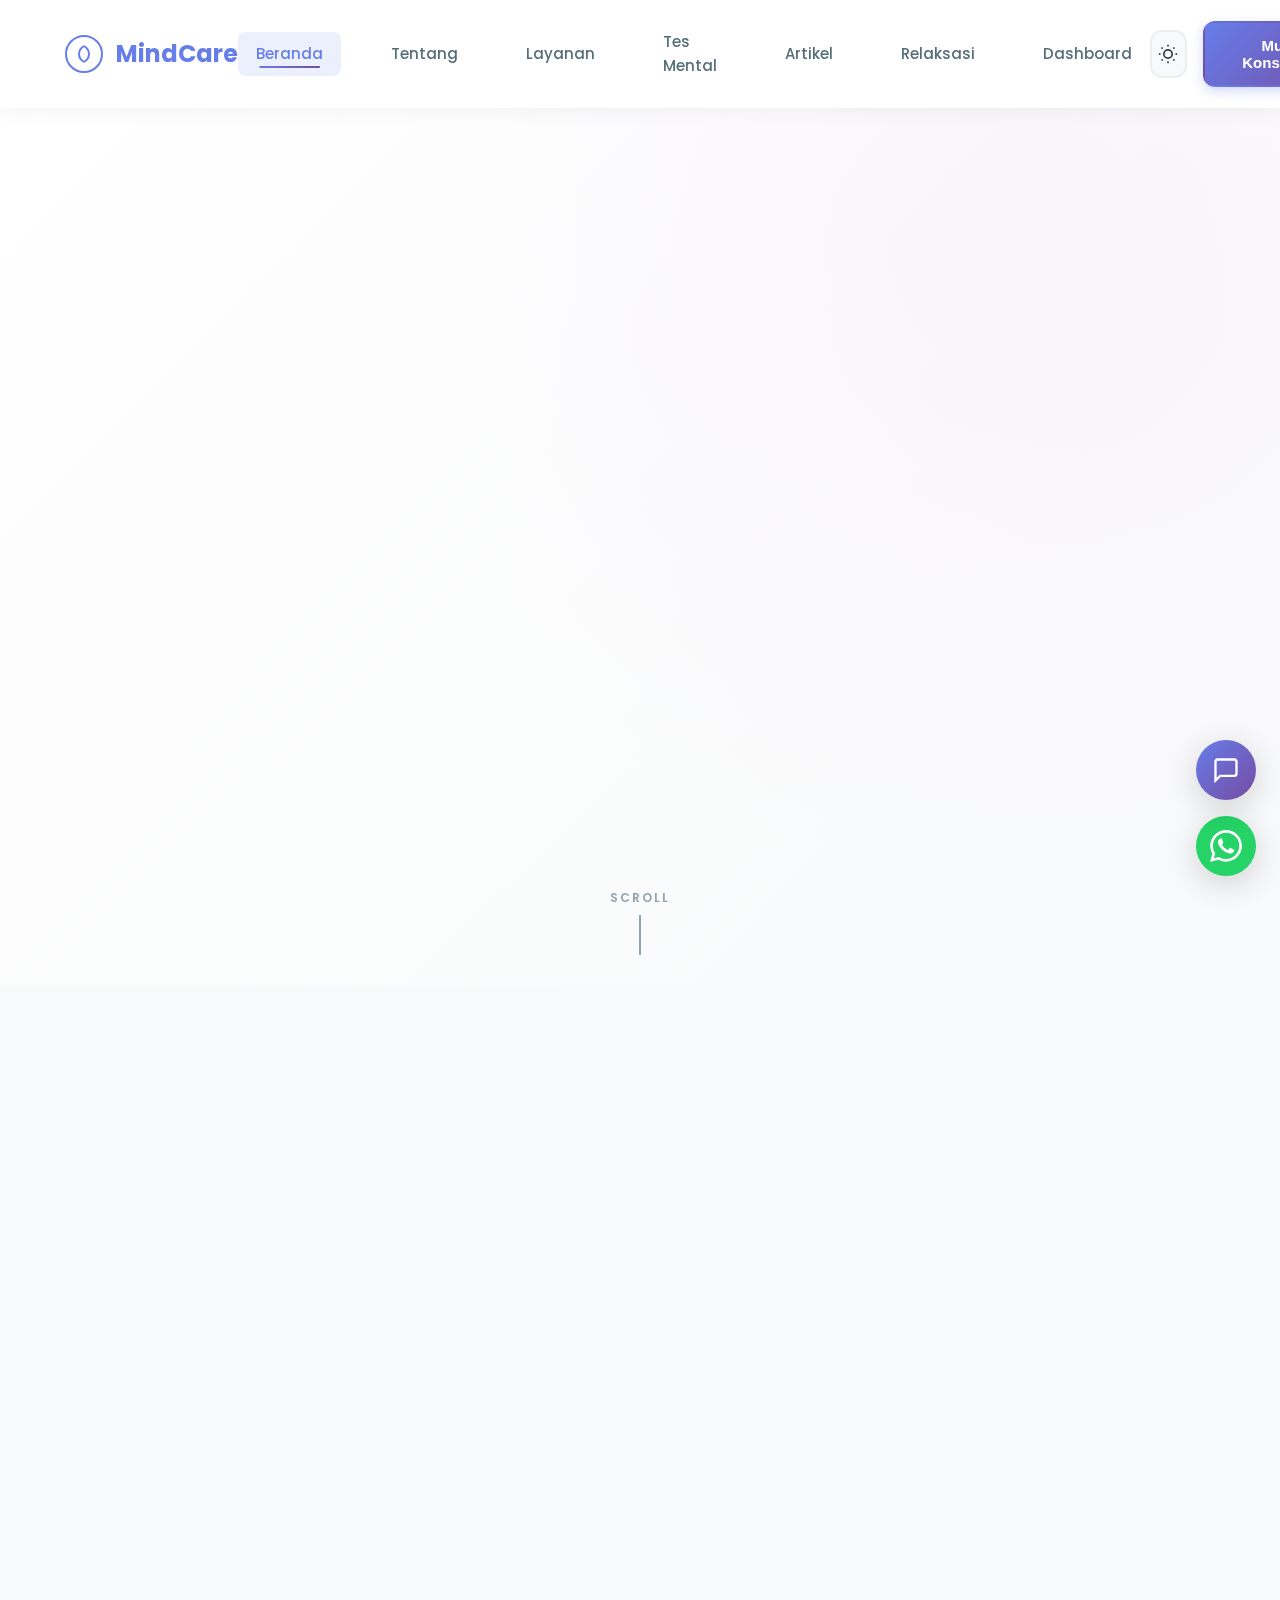
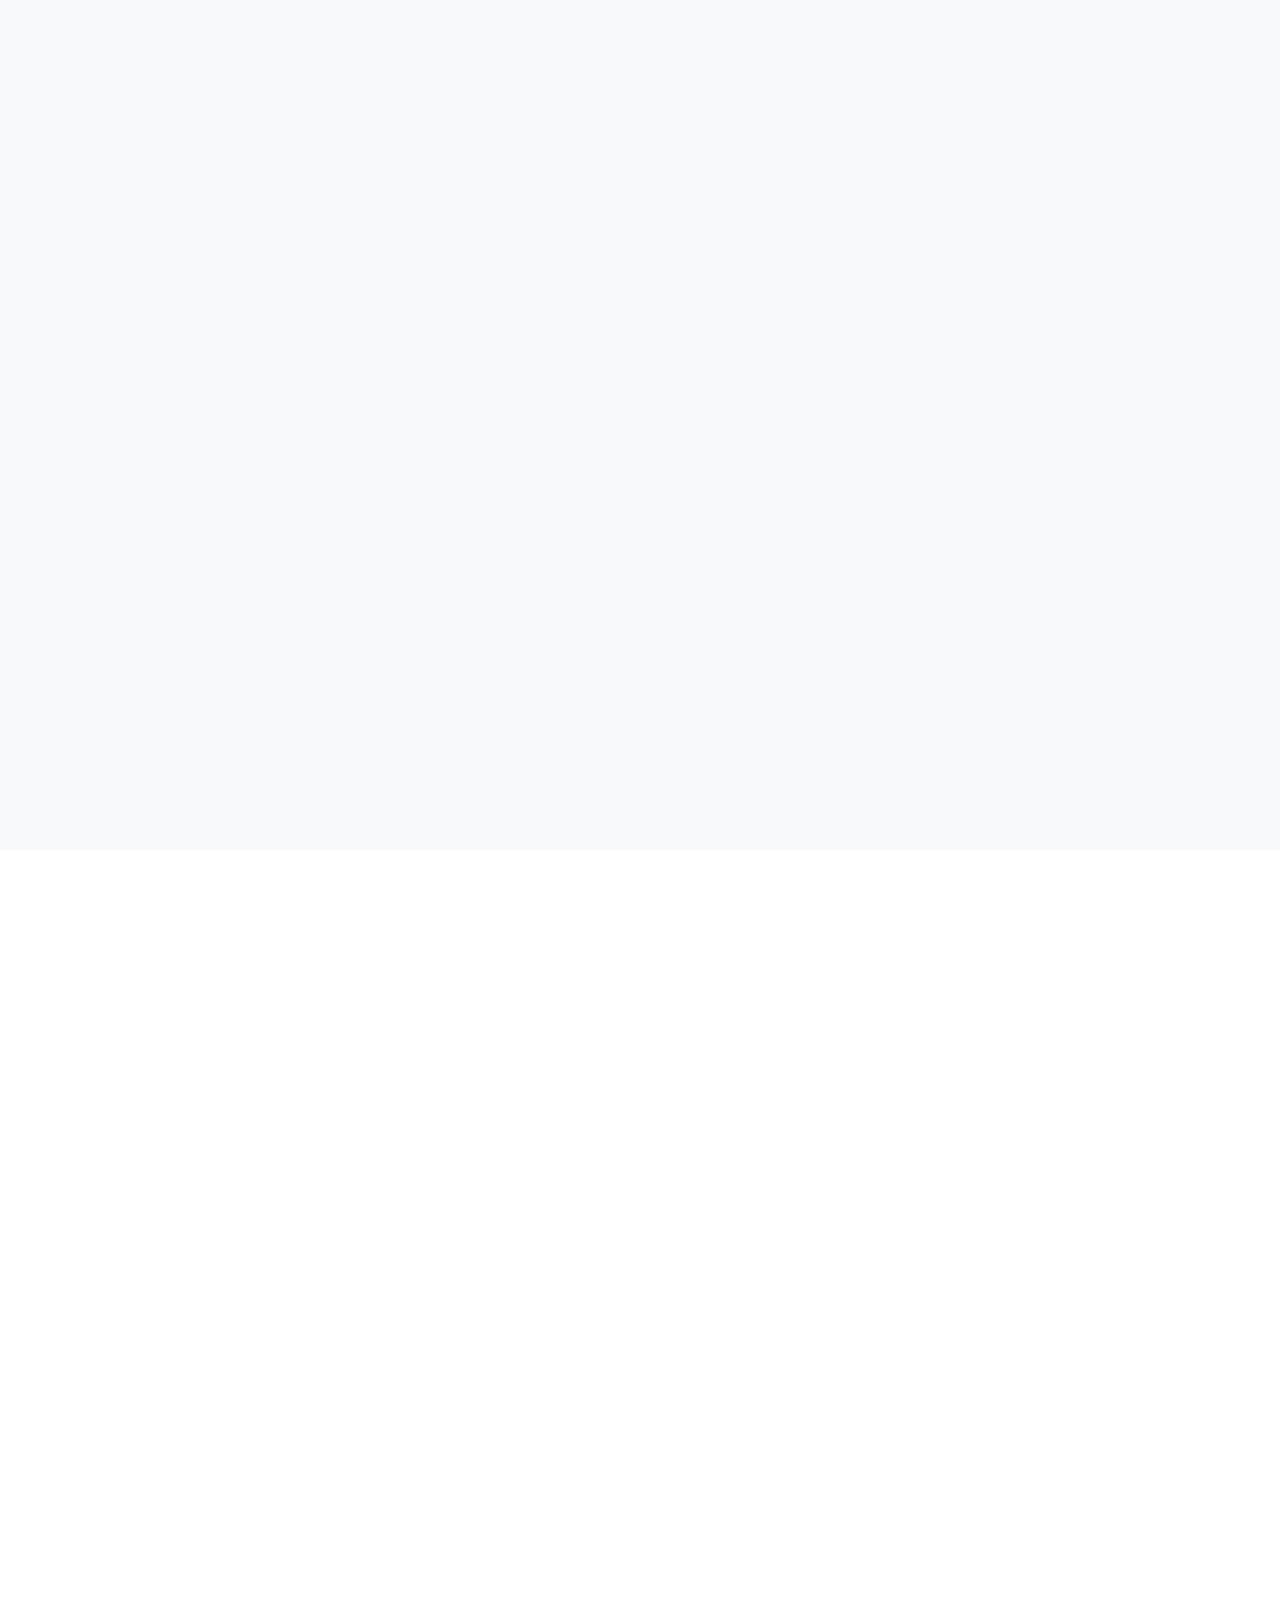
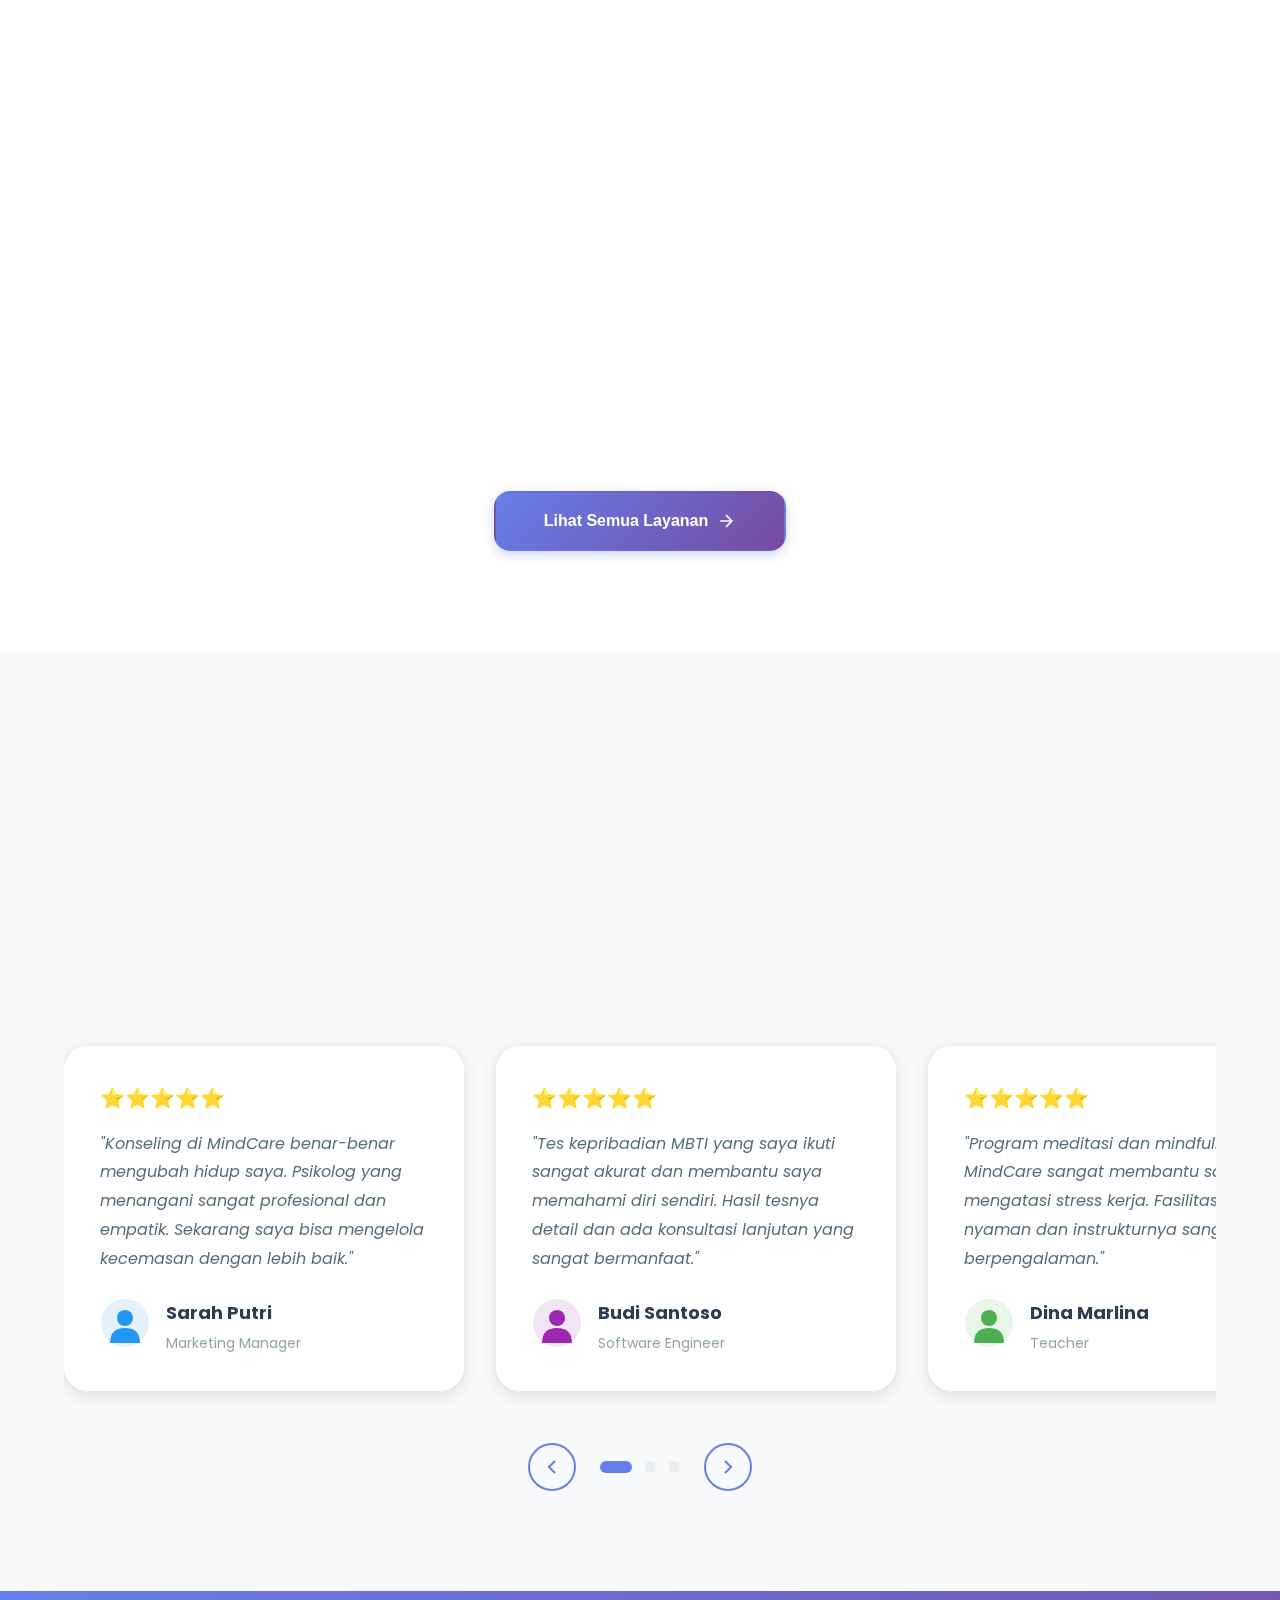
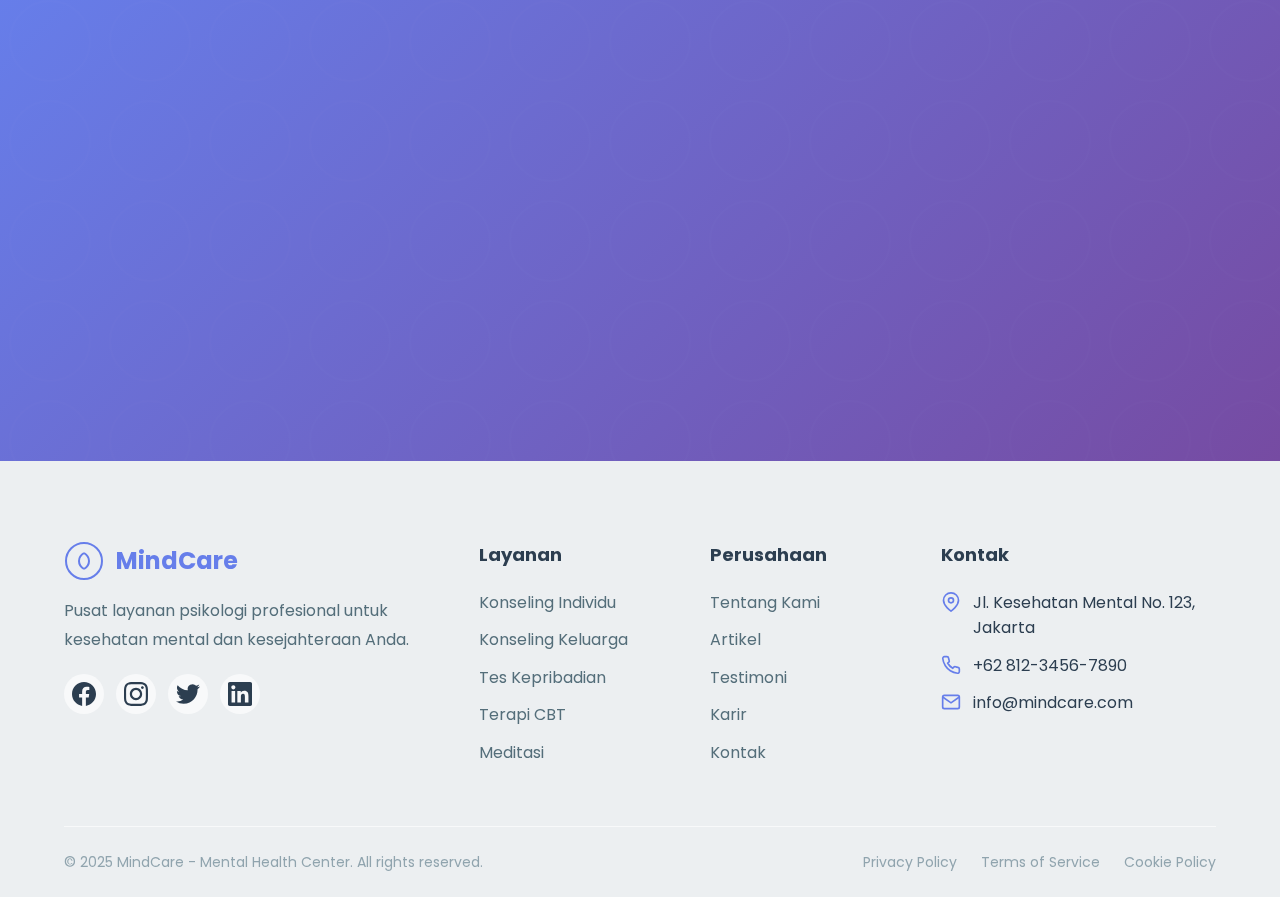
<file: index.html>
<!DOCTYPE html>
<html lang="id">
<head>
    <meta charset="UTF-8">
    <meta name="viewport" content="width=device-width, initial-scale=1.0">
    <title>MindCare - Layanan Psikologi Profesional & Mental Health Center</title>
    <meta name="description" content="Layanan konseling psikologi profesional, tes mental health, dan terapi untuk kesehatan mental Anda bersama psikolog berpengalaman.">
    <link rel="stylesheet" href="style.css">
    <link rel="stylesheet" href="ui-improvements.css">
    <link href="https://fonts.googleapis.com/css2?family=Poppins:wght@300;400;500;600;700&display=swap" rel="stylesheet">
</head>
<body>
    <!-- Page Transition Overlay -->
    <div class="page-transition" id="pageTransition"></div>
    
    <!-- Navigation -->
    <nav class="navbar" id="navbar">
        <div class="container nav-container">
            <div class="logo">
                <svg width="40" height="40" viewBox="0 0 40 40">
                    <circle cx="20" cy="20" r="18" fill="none" stroke="currentColor" stroke-width="2"/>
                    <path d="M20 12 C20 12, 15 15, 15 20 C15 25, 20 28, 20 28" fill="none" stroke="currentColor" stroke-width="2"/>
                    <path d="M20 12 C20 12, 25 15, 25 20 C25 25, 20 28, 20 28" fill="none" stroke="currentColor" stroke-width="2"/>
                </svg>
                <span>MindCare</span>
            </div>
            <ul class="nav-menu" id="navMenu">
                <li><a href="index.html" class="nav-link active">Beranda</a></li>
                <li><a href="#about" class="nav-link">Tentang</a></li>
                <li><a href="layanan.html" class="nav-link">Layanan</a></li>
                <li><a href="tes-mental.html" class="nav-link">Tes Mental</a></li>
                <li><a href="artikel.html" class="nav-link">Artikel</a></li>
                <li><a href="relaksasi.html" class="nav-link">Relaksasi</a></li>
                <li><a href="dashboard.html" class="nav-link">Dashboard</a></li>
            </ul>
            <div class="nav-actions">
                <button class="theme-toggle" id="themeToggle" aria-label="Toggle Dark Mode">
                    <svg class="sun-icon" width="20" height="20" viewBox="0 0 24 24" fill="none" stroke="currentColor" stroke-width="2">
                        <circle cx="12" cy="12" r="5"/>
                        <line x1="12" y1="1" x2="12" y2="3"/>
                        <line x1="12" y1="21" x2="12" y2="23"/>
                        <line x1="4.22" y1="4.22" x2="5.64" y2="5.64"/>
                        <line x1="18.36" y1="18.36" x2="19.78" y2="19.78"/>
                        <line x1="1" y1="12" x2="3" y2="12"/>
                        <line x1="21" y1="12" x2="23" y2="12"/>
                        <line x1="4.22" y1="19.78" x2="5.64" y2="18.36"/>
                        <line x1="18.36" y1="5.64" x2="19.78" y2="4.22"/>
                    </svg>
                    <svg class="moon-icon" width="20" height="20" viewBox="0 0 24 24" fill="none" stroke="currentColor" stroke-width="2">
                        <path d="M21 12.79A9 9 0 1 1 11.21 3 7 7 0 0 0 21 12.79z"/>
                    </svg>
                </button>
                <button class="btn-primary" onclick="window.location.href='#konsultasi'">Mulai Konsultasi</button>
                <div class="hamburger" id="hamburger">
                    <span></span>
                    <span></span>
                    <span></span>
                </div>
            </div>
        </div>
    </nav>

    <!-- Hero Section -->
    <section class="hero" id="home">
        <div class="container hero-container">
            <div class="hero-content fade-in">
                <span class="hero-badge">🧠 Mental Health & Wellness</span>
                <h1 class="hero-title">Layanan Psikologi & <span class="gradient-text">Mental Health Center</span></h1>
                <p class="hero-description">Konseling profesional untuk kesehatan mental Anda. Bersama psikolog berpengalaman dan tersertifikasi, temukan ketenangan dan solusi untuk setiap masalah Anda.</p>
                <div class="hero-buttons">
                    <button class="btn-primary btn-large" onclick="window.location.href='tes-mental.html'">
                        <svg width="20" height="20" viewBox="0 0 24 24" fill="none" stroke="currentColor" stroke-width="2">
                            <path d="M22 11.08V12a10 10 0 1 1-5.93-9.14"/>
                            <polyline points="22 4 12 14.01 9 11.01"/>
                        </svg>
                        Mulai Tes Mental Health
                    </button>
                    <button class="btn-secondary btn-large" onclick="window.location.href='#about'">
                        <svg width="20" height="20" viewBox="0 0 24 24" fill="none" stroke="currentColor" stroke-width="2">
                            <circle cx="12" cy="12" r="10"/>
                            <line x1="12" y1="16" x2="12" y2="12"/>
                            <line x1="12" y1="8" x2="12.01" y2="8"/>
                        </svg>
                        Pelajari Lebih Lanjut
                    </button>
                </div>
                <div class="hero-stats">
                    <div class="stat-item">
                        <h3>5000+</h3>
                        <p>Klien Terlayani</p>
                    </div>
                    <div class="stat-item">
                        <h3>98%</h3>
                        <p>Tingkat Kepuasan</p>
                    </div>
                    <div class="stat-item">
                        <h3>24/7</h3>
                        <p>Dukungan Tersedia</p>
                    </div>
                </div>
            </div>
            <div class="hero-image fade-in">
                <div class="floating-card card-1">
                    <svg width="60" height="60" viewBox="0 0 60 60">
                        <circle cx="30" cy="30" r="25" fill="#E3F2FD"/>
                        <path d="M30 20 L35 30 L30 35 L25 30 Z" fill="#2196F3"/>
                    </svg>
                    <span>Tes Mental</span>
                </div>
                <div class="floating-card card-2">
                    <svg width="60" height="60" viewBox="0 0 60 60">
                        <circle cx="30" cy="30" r="25" fill="#F3E5F5"/>
                        <path d="M30 15 C30 15, 20 25, 20 35 C20 40, 25 45, 30 45 C35 45, 40 40, 40 35 C40 25, 30 15, 30 15" fill="#9C27B0"/>
                    </svg>
                    <span>Konseling</span>
                </div>
                <div class="floating-card card-3">
                    <svg width="60" height="60" viewBox="0 0 60 60">
                        <circle cx="30" cy="30" r="25" fill="#E8F5E9"/>
                        <circle cx="30" cy="30" r="15" fill="#4CAF50"/>
                        <circle cx="30" cy="30" r="8" fill="#E8F5E9"/>
                    </svg>
                    <span>Meditasi</span>
                </div>
                <div class="hero-illustration">
                    <svg width="500" height="500" viewBox="0 0 500 500">
                        <defs>
                            <linearGradient id="grad1" x1="0%" y1="0%" x2="100%" y2="100%">
                                <stop offset="0%" style="stop-color:#667eea;stop-opacity:1" />
                                <stop offset="100%" style="stop-color:#764ba2;stop-opacity:1" />
                            </linearGradient>
                        </defs>
                        <circle cx="250" cy="250" r="200" fill="url(#grad1)" opacity="0.1"/>
                        <circle cx="250" cy="200" r="80" fill="#667eea" opacity="0.3"/>
                        <ellipse cx="230" cy="190" rx="15" ry="20" fill="#FFF"/>
                        <ellipse cx="270" cy="190" rx="15" ry="20" fill="#FFF"/>
                        <circle cx="230" cy="195" r="8" fill="#333"/>
                        <circle cx="270" cy="195" r="8" fill="#333"/>
                        <path d="M220 230 Q250 250 280 230" stroke="#333" stroke-width="3" fill="none"/>
                        <path d="M150 280 Q250 200 350 280" stroke="#764ba2" stroke-width="4" fill="none" opacity="0.5"/>
                    </svg>
                </div>
            </div>
        </div>
        <div class="scroll-indicator">
            <span>Scroll</span>
            <div class="scroll-line"></div>
        </div>
    </section>

    <!-- About Section -->
    <section class="about" id="about">
        <div class="container">
            <div class="section-header slide-up">
                <span class="section-badge">Tentang Kami</span>
                <h2 class="section-title">Pusat Kesehatan Mental <span class="gradient-text">Terpercaya</span></h2>
                <p class="section-description">Kami adalah klinik psikologi profesional dengan tim psikolog bersertifikat dan berpengalaman lebih dari 10 tahun dalam menangani berbagai masalah kesehatan mental.</p>
            </div>
            <div class="about-content">
                <div class="about-image slide-up">
                    <div class="image-wrapper">
                        <svg width="400" height="400" viewBox="0 0 400 400">
                            <rect x="50" y="50" width="300" height="300" rx="20" fill="#E3F2FD"/>
                            <circle cx="200" cy="150" r="50" fill="#2196F3"/>
                            <rect x="120" y="220" width="160" height="20" rx="10" fill="#64B5F6"/>
                            <rect x="100" y="260" width="200" height="15" rx="7" fill="#90CAF9"/>
                            <rect x="130" y="295" width="140" height="15" rx="7" fill="#BBDEFB"/>
                        </svg>
                    </div>
                    <div class="about-badge">
                        <svg width="80" height="80" viewBox="0 0 80 80">
                            <circle cx="40" cy="40" r="35" fill="#4CAF50"/>
                            <path d="M25 40 L35 50 L55 30" stroke="white" stroke-width="4" fill="none"/>
                        </svg>
                        <span>Tersertifikasi</span>
                    </div>
                </div>
                <div class="about-details slide-up">
                    <div class="about-grid">
                        <div class="about-card">
                            <div class="card-icon">
                                <svg width="40" height="40" viewBox="0 0 40 40">
                                    <path d="M20 5 L25 15 L35 15 L27 22 L30 32 L20 25 L10 32 L13 22 L5 15 L15 15 Z" fill="currentColor"/>
                                </svg>
                            </div>
                            <h3>Visi Kami</h3>
                            <p>Menjadi pusat layanan kesehatan mental terdepan yang memberikan solusi holistik dan profesional untuk meningkatkan kualitas hidup masyarakat.</p>
                        </div>
                        <div class="about-card">
                            <div class="card-icon">
                                <svg width="40" height="40" viewBox="0 0 40 40">
                                    <circle cx="20" cy="20" r="15" fill="none" stroke="currentColor" stroke-width="2"/>
                                    <path d="M20 10 L20 20 L28 20" stroke="currentColor" stroke-width="2"/>
                                </svg>
                            </div>
                            <h3>Misi Kami</h3>
                            <p>Memberikan layanan psikologi berkualitas tinggi dengan pendekatan yang humanis, berbasis bukti ilmiah, dan dapat diakses oleh semua kalangan.</p>
                        </div>
                        <div class="about-card">
                            <div class="card-icon">
                                <svg width="40" height="40" viewBox="0 0 40 40">
                                    <rect x="8" y="12" width="24" height="20" rx="2" fill="none" stroke="currentColor" stroke-width="2"/>
                                    <path d="M8 18 L32 18" stroke="currentColor" stroke-width="2"/>
                                    <circle cx="20" cy="10" r="4" fill="currentColor"/>
                                </svg>
                            </div>
                            <h3>Sertifikasi</h3>
                            <p>Semua psikolog kami tersertifikasi HIMPSI (Himpunan Psikologi Indonesia) dan memiliki lisensi praktik resmi dari pemerintah.</p>
                        </div>
                        <div class="about-card">
                            <div class="card-icon">
                                <svg width="40" height="40" viewBox="0 0 40 40">
                                    <path d="M20 8 C20 8, 10 12, 10 20 C10 28, 20 35, 20 35 C20 35, 30 28, 30 20 C30 12, 20 8, 20 8" fill="currentColor"/>
                                </svg>
                            </div>
                            <h3>Komitmen</h3>
                            <p>Menjaga kerahasiaan klien, memberikan pelayanan terbaik, dan terus berinovasi dalam metode terapi untuk hasil optimal.</p>
                        </div>
                    </div>
                </div>
            </div>
        </div>
    </section>

    <!-- Services Preview -->
    <section class="services-preview" id="services">
        <div class="container">
            <div class="section-header slide-up">
                <span class="section-badge">Layanan Kami</span>
                <h2 class="section-title">Layanan Psikologi <span class="gradient-text">Profesional</span></h2>
                <p class="section-description">Berbagai layanan kesehatan mental yang dirancang untuk membantu Anda mencapai kesejahteraan psikologis.</p>
            </div>
            <div class="services-grid">
                <div class="service-card slide-up">
                    <div class="service-icon">
                        <svg width="50" height="50" viewBox="0 0 50 50">
                            <circle cx="25" cy="25" r="20" fill="#E3F2FD"/>
                            <path d="M25 15 C25 15, 18 20, 18 28 C18 33, 22 37, 25 37 C28 37, 32 33, 32 28 C32 20, 25 15, 25 15" fill="#2196F3"/>
                        </svg>
                    </div>
                    <h3>Konseling Individu</h3>
                    <p>Sesi pribadi dengan psikolog profesional untuk membahas masalah personal Anda.</p>
                    <div class="service-rating">
                        ⭐⭐⭐⭐⭐ <span>(4.9/5)</span>
                    </div>
                    <button class="btn-outline" onclick="window.location.href='layanan.html'">Detail Layanan</button>
                </div>
                <div class="service-card slide-up">
                    <div class="service-icon">
                        <svg width="50" height="50" viewBox="0 0 50 50">
                            <circle cx="25" cy="25" r="20" fill="#F3E5F5"/>
                            <circle cx="20" cy="22" r="6" fill="#9C27B0"/>
                            <circle cx="30" cy="22" r="6" fill="#9C27B0"/>
                            <path d="M15 32 Q25 38 35 32" stroke="#9C27B0" stroke-width="2" fill="none"/>
                        </svg>
                    </div>
                    <h3>Tes Kepribadian</h3>
                    <p>MBTI, Big Five, DISC, dan berbagai tes psikologi untuk mengenal diri lebih dalam.</p>
                    <div class="service-rating">
                        ⭐⭐⭐⭐⭐ <span>(4.8/5)</span>
                    </div>
                    <button class="btn-outline" onclick="window.location.href='layanan.html'">Detail Layanan</button>
                </div>
                <div class="service-card slide-up">
                    <div class="service-icon">
                        <svg width="50" height="50" viewBox="0 0 50 50">
                            <circle cx="25" cy="25" r="20" fill="#E8F5E9"/>
                            <path d="M18 28 C18 28, 22 25, 25 25 C28 25, 32 28, 32 28" stroke="#4CAF50" stroke-width="2" fill="none"/>
                            <circle cx="20" cy="20" r="2" fill="#4CAF50"/>
                            <circle cx="30" cy="20" r="2" fill="#4CAF50"/>
                        </svg>
                    </div>
                    <h3>Terapi CBT</h3>
                    <p>Cognitive Behavioral Therapy untuk mengatasi kecemasan, depresi, dan trauma.</p>
                    <div class="service-rating">
                        ⭐⭐⭐⭐⭐ <span>(4.9/5)</span>
                    </div>
                    <button class="btn-outline" onclick="window.location.href='layanan.html'">Detail Layanan</button>
                </div>
                <div class="service-card slide-up">
                    <div class="service-icon">
                        <svg width="50" height="50" viewBox="0 0 50 50">
                            <circle cx="25" cy="25" r="20" fill="#FFF3E0"/>
                            <circle cx="25" cy="25" r="12" fill="#FF9800"/>
                            <circle cx="25" cy="25" r="6" fill="#FFF3E0"/>
                        </svg>
                    </div>
                    <h3>Meditasi & Mindfulness</h3>
                    <p>Program meditasi terpandu untuk ketenangan pikiran dan kesehatan mental.</p>
                    <div class="service-rating">
                        ⭐⭐⭐⭐⭐ <span>(4.7/5)</span>
                    </div>
                    <button class="btn-outline" onclick="window.location.href='relaksasi.html'">Detail Layanan</button>
                </div>
                <div class="service-card slide-up">
                    <div class="service-icon">
                        <svg width="50" height="50" viewBox="0 0 50 50">
                            <circle cx="25" cy="25" r="20" fill="#FCE4EC"/>
                            <path d="M18 25 C18 25, 20 20, 25 20 C30 20, 32 25, 32 25 C32 30, 28 33, 25 33 C22 33, 18 30, 18 25" fill="#E91E63"/>
                        </svg>
                    </div>
                    <h3>Konseling Keluarga</h3>
                    <p>Membangun hubungan keluarga yang harmonis dan komunikasi yang sehat.</p>
                    <div class="service-rating">
                        ⭐⭐⭐⭐⭐ <span>(4.8/5)</span>
                    </div>
                    <button class="btn-outline" onclick="window.location.href='layanan.html'">Detail Layanan</button>
                </div>
                <div class="service-card slide-up">
                    <div class="service-icon">
                        <svg width="50" height="50" viewBox="0 0 50 50">
                            <circle cx="25" cy="25" r="20" fill="#E1F5FE"/>
                            <rect x="18" y="20" width="14" height="15" rx="2" fill="#03A9F4"/>
                            <circle cx="25" cy="18" r="3" fill="#03A9F4"/>
                        </svg>
                    </div>
                    <h3>Konseling Remaja</h3>
                    <p>Pendampingan psikologi untuk remaja dalam menghadapi tantangan masa pertumbuhan.</p>
                    <div class="service-rating">
                        ⭐⭐⭐⭐⭐ <span>(4.9/5)</span>
                    </div>
                    <button class="btn-outline" onclick="window.location.href='layanan.html'">Detail Layanan</button>
                </div>
            </div>
            <div class="section-footer">
                <button class="btn-primary btn-large" onclick="window.location.href='layanan.html'">
                    Lihat Semua Layanan
                    <svg width="20" height="20" viewBox="0 0 24 24" fill="none" stroke="currentColor" stroke-width="2">
                        <line x1="5" y1="12" x2="19" y2="12"/>
                        <polyline points="12 5 19 12 12 19"/>
                    </svg>
                </button>
            </div>
        </div>
    </section>

    <!-- Testimonials -->
    <section class="testimonials" id="testimonials">
        <div class="container">
            <div class="section-header slide-up">
                <span class="section-badge">Testimoni</span>
                <h2 class="section-title">Apa Kata <span class="gradient-text">Klien Kami</span></h2>
                <p class="section-description">Pengalaman nyata dari ribuan klien yang telah merasakan manfaat layanan kami.</p>
            </div>
            <div class="testimonial-slider" id="testimonialSlider">
                <div class="testimonial-track">
                    <div class="testimonial-card">
                        <div class="testimonial-rating">⭐⭐⭐⭐⭐</div>
                        <p class="testimonial-text">"Konseling di MindCare benar-benar mengubah hidup saya. Psikolog yang menangani sangat profesional dan empatik. Sekarang saya bisa mengelola kecemasan dengan lebih baik."</p>
                        <div class="testimonial-author">
                            <div class="author-avatar">
                                <svg width="50" height="50" viewBox="0 0 50 50">
                                    <circle cx="25" cy="25" r="24" fill="#E3F2FD"/>
                                    <circle cx="25" cy="20" r="8" fill="#2196F3"/>
                                    <path d="M10 45 Q10 30 25 30 Q40 30 40 45" fill="#2196F3"/>
                                </svg>
                            </div>
                            <div class="author-info">
                                <h4>Sarah Putri</h4>
                                <p>Marketing Manager</p>
                            </div>
                        </div>
                    </div>
                    <div class="testimonial-card">
                        <div class="testimonial-rating">⭐⭐⭐⭐⭐</div>
                        <p class="testimonial-text">"Tes kepribadian MBTI yang saya ikuti sangat akurat dan membantu saya memahami diri sendiri. Hasil tesnya detail dan ada konsultasi lanjutan yang sangat bermanfaat."</p>
                        <div class="testimonial-author">
                            <div class="author-avatar">
                                <svg width="50" height="50" viewBox="0 0 50 50">
                                    <circle cx="25" cy="25" r="24" fill="#F3E5F5"/>
                                    <circle cx="25" cy="20" r="8" fill="#9C27B0"/>
                                    <path d="M10 45 Q10 30 25 30 Q40 30 40 45" fill="#9C27B0"/>
                                </svg>
                            </div>
                            <div class="author-info">
                                <h4>Budi Santoso</h4>
                                <p>Software Engineer</p>
                            </div>
                        </div>
                    </div>
                    <div class="testimonial-card">
                        <div class="testimonial-rating">⭐⭐⭐⭐⭐</div>
                        <p class="testimonial-text">"Program meditasi dan mindfulness di MindCare sangat membantu saya mengatasi stress kerja. Fasilitasnya nyaman dan instrukturnya sangat berpengalaman."</p>
                        <div class="testimonial-author">
                            <div class="author-avatar">
                                <svg width="50" height="50" viewBox="0 0 50 50">
                                    <circle cx="25" cy="25" r="24" fill="#E8F5E9"/>
                                    <circle cx="25" cy="20" r="8" fill="#4CAF50"/>
                                    <path d="M10 45 Q10 30 25 30 Q40 30 40 45" fill="#4CAF50"/>
                                </svg>
                            </div>
                            <div class="author-info">
                                <h4>Dina Marlina</h4>
                                <p>Teacher</p>
                            </div>
                        </div>
                    </div>
                </div>
                <div class="slider-controls">
                    <button class="slider-btn prev-btn" id="prevBtn">
                        <svg width="24" height="24" viewBox="0 0 24 24" fill="none" stroke="currentColor" stroke-width="2">
                            <polyline points="15 18 9 12 15 6"/>
                        </svg>
                    </button>
                    <div class="slider-dots" id="sliderDots"></div>
                    <button class="slider-btn next-btn" id="nextBtn">
                        <svg width="24" height="24" viewBox="0 0 24 24" fill="none" stroke="currentColor" stroke-width="2">
                            <polyline points="9 18 15 12 9 6"/>
                        </svg>
                    </button>
                </div>
            </div>
        </div>
    </section>

    <!-- CTA Section -->
    <section class="cta-section" id="konsultasi">
        <div class="container">
            <div class="cta-content slide-up">
                <h2>Siap Memulai Perjalanan <span class="gradient-text">Kesehatan Mental</span> Anda?</h2>
                <p>Jangan tunda lagi. Kesehatan mental Anda sama pentingnya dengan kesehatan fisik. Mulai konsultasi hari ini dan rasakan perubahan positif dalam hidup Anda.</p>
                <div class="cta-buttons">
                    <button class="btn-primary btn-large" onclick="window.location.href='tes-mental.html'">
                        Mulai Tes Mental Health
                    </button>
                    <button class="btn-secondary btn-large" onclick="window.open('https://wa.me/6281234567890?text=Halo, saya ingin berkonsultasi', '_blank')">
                        <svg width="20" height="20" viewBox="0 0 24 24" fill="currentColor">
                            <path d="M17.472 14.382c-.297-.149-1.758-.867-2.03-.967-.273-.099-.471-.148-.67.15-.197.297-.767.966-.94 1.164-.173.199-.347.223-.644.075-.297-.15-1.255-.463-2.39-1.475-.883-.788-1.48-1.761-1.653-2.059-.173-.297-.018-.458.13-.606.134-.133.298-.347.446-.52.149-.174.198-.298.298-.497.099-.198.05-.371-.025-.52-.075-.149-.669-1.612-.916-2.207-.242-.579-.487-.5-.669-.51-.173-.008-.371-.01-.57-.01-.198 0-.52.074-.792.372-.272.297-1.04 1.016-1.04 2.479 0 1.462 1.065 2.875 1.213 3.074.149.198 2.096 3.2 5.077 4.487.709.306 1.262.489 1.694.625.712.227 1.36.195 1.871.118.571-.085 1.758-.719 2.006-1.413.248-.694.248-1.289.173-1.413-.074-.124-.272-.198-.57-.347m-5.421 7.403h-.004a9.87 9.87 0 01-5.031-1.378l-.361-.214-3.741.982.998-3.648-.235-.374a9.86 9.86 0 01-1.51-5.26c.001-5.45 4.436-9.884 9.888-9.884 2.64 0 5.122 1.03 6.988 2.898a9.825 9.825 0 012.893 6.994c-.003 5.45-4.437 9.884-9.885 9.884m8.413-18.297A11.815 11.815 0 0012.05 0C5.495 0 .16 5.335.157 11.892c0 2.096.547 4.142 1.588 5.945L.057 24l6.305-1.654a11.882 11.882 0 005.683 1.448h.005c6.554 0 11.89-5.335 11.893-11.893a11.821 11.821 0 00-3.48-8.413z"/>
                        </svg>
                        Hubungi via WhatsApp
                    </button>
                </div>
            </div>
        </div>
    </section>

    <!-- Footer -->
    <footer class="footer">
        <div class="container">
            <div class="footer-content">
                <div class="footer-column">
                    <div class="footer-logo">
                        <svg width="40" height="40" viewBox="0 0 40 40">
                            <circle cx="20" cy="20" r="18" fill="none" stroke="currentColor" stroke-width="2"/>
                            <path d="M20 12 C20 12, 15 15, 15 20 C15 25, 20 28, 20 28" fill="none" stroke="currentColor" stroke-width="2"/>
                            <path d="M20 12 C20 12, 25 15, 25 20 C25 25, 20 28, 20 28" fill="none" stroke="currentColor" stroke-width="2"/>
                        </svg>
                        <span>MindCare</span>
                    </div>
                    <p>Pusat layanan psikologi profesional untuk kesehatan mental dan kesejahteraan Anda.</p>
                    <div class="social-links">
                        <a href="#" aria-label="Facebook"><svg width="24" height="24" viewBox="0 0 24 24" fill="currentColor"><path d="M24 12.073c0-6.627-5.373-12-12-12s-12 5.373-12 12c0 5.99 4.388 10.954 10.125 11.854v-8.385H7.078v-3.47h3.047V9.43c0-3.007 1.792-4.669 4.533-4.669 1.312 0 2.686.235 2.686.235v2.953H15.83c-1.491 0-1.956.925-1.956 1.874v2.25h3.328l-.532 3.47h-2.796v8.385C19.612 23.027 24 18.062 24 12.073z"/></svg></a>
                        <a href="#" aria-label="Instagram"><svg width="24" height="24" viewBox="0 0 24 24" fill="currentColor"><path d="M12 0C8.74 0 8.333.015 7.053.072 5.775.132 4.905.333 4.14.63c-.789.306-1.459.717-2.126 1.384S.935 3.35.63 4.14C.333 4.905.131 5.775.072 7.053.012 8.333 0 8.74 0 12s.015 3.667.072 4.947c.06 1.277.261 2.148.558 2.913.306.788.717 1.459 1.384 2.126.667.666 1.336 1.079 2.126 1.384.766.296 1.636.499 2.913.558C8.333 23.988 8.74 24 12 24s3.667-.015 4.947-.072c1.277-.06 2.148-.262 2.913-.558.788-.306 1.459-.718 2.126-1.384.666-.667 1.079-1.335 1.384-2.126.296-.765.499-1.636.558-2.913.06-1.28.072-1.687.072-4.947s-.015-3.667-.072-4.947c-.06-1.277-.262-2.149-.558-2.913-.306-.789-.718-1.459-1.384-2.126C21.319 1.347 20.651.935 19.86.63c-.765-.297-1.636-.499-2.913-.558C15.667.012 15.26 0 12 0zm0 2.16c3.203 0 3.585.016 4.85.071 1.17.055 1.805.249 2.227.415.562.217.96.477 1.382.896.419.42.679.819.896 1.381.164.422.36 1.057.413 2.227.057 1.266.07 1.646.07 4.85s-.015 3.585-.074 4.85c-.061 1.17-.256 1.805-.421 2.227-.224.562-.479.96-.899 1.382-.419.419-.824.679-1.38.896-.42.164-1.065.36-2.235.413-1.274.057-1.649.07-4.859.07-3.211 0-3.586-.015-4.859-.074-1.171-.061-1.816-.256-2.236-.421-.569-.224-.96-.479-1.379-.899-.421-.419-.69-.824-.9-1.38-.165-.42-.359-1.065-.42-2.235-.045-1.26-.061-1.649-.061-4.844 0-3.196.016-3.586.061-4.861.061-1.17.255-1.814.42-2.234.21-.57.479-.96.9-1.381.419-.419.81-.689 1.379-.898.42-.166 1.051-.361 2.221-.421 1.275-.045 1.65-.06 4.859-.06l.045.03zm0 3.678c-3.405 0-6.162 2.76-6.162 6.162 0 3.405 2.76 6.162 6.162 6.162 3.405 0 6.162-2.76 6.162-6.162 0-3.405-2.76-6.162-6.162-6.162zM12 16c-2.21 0-4-1.79-4-4s1.79-4 4-4 4 1.79 4 4-1.79 4-4 4zm7.846-10.405c0 .795-.646 1.44-1.44 1.44-.795 0-1.44-.646-1.44-1.44 0-.794.646-1.439 1.44-1.439.793-.001 1.44.645 1.44 1.439z"/></svg></a>
                        <a href="#" aria-label="Twitter"><svg width="24" height="24" viewBox="0 0 24 24" fill="currentColor"><path d="M23.953 4.57a10 10 0 01-2.825.775 4.958 4.958 0 002.163-2.723c-.951.555-2.005.959-3.127 1.184a4.92 4.92 0 00-8.384 4.482C7.69 8.095 4.067 6.13 1.64 3.162a4.822 4.822 0 00-.666 2.475c0 1.71.87 3.213 2.188 4.096a4.904 4.904 0 01-2.228-.616v.06a4.923 4.923 0 003.946 4.827 4.996 4.996 0 01-2.212.085 4.936 4.936 0 004.604 3.417 9.867 9.867 0 01-6.102 2.105c-.39 0-.779-.023-1.17-.067a13.995 13.995 0 007.557 2.209c9.053 0 13.998-7.496 13.998-13.985 0-.21 0-.42-.015-.63A9.935 9.935 0 0024 4.59z"/></svg></a>
                        <a href="#" aria-label="LinkedIn"><svg width="24" height="24" viewBox="0 0 24 24" fill="currentColor"><path d="M20.447 20.452h-3.554v-5.569c0-1.328-.027-3.037-1.852-3.037-1.853 0-2.136 1.445-2.136 2.939v5.667H9.351V9h3.414v1.561h.046c.477-.9 1.637-1.85 3.37-1.85 3.601 0 4.267 2.37 4.267 5.455v6.286zM5.337 7.433c-1.144 0-2.063-.926-2.063-2.065 0-1.138.92-2.063 2.063-2.063 1.14 0 2.064.925 2.064 2.063 0 1.139-.925 2.065-2.064 2.065zm1.782 13.019H3.555V9h3.564v11.452zM22.225 0H1.771C.792 0 0 .774 0 1.729v20.542C0 23.227.792 24 1.771 24h20.451C23.2 24 24 23.227 24 22.271V1.729C24 .774 23.2 0 22.222 0h.003z"/></svg></a>
                    </div>
                </div>
                <div class="footer-column">
                    <h3>Layanan</h3>
                    <ul>
                        <li><a href="layanan.html">Konseling Individu</a></li>
                        <li><a href="layanan.html">Konseling Keluarga</a></li>
                        <li><a href="layanan.html">Tes Kepribadian</a></li>
                        <li><a href="layanan.html">Terapi CBT</a></li>
                        <li><a href="relaksasi.html">Meditasi</a></li>
                    </ul>
                </div>
                <div class="footer-column">
                    <h3>Perusahaan</h3>
                    <ul>
                        <li><a href="#about">Tentang Kami</a></li>
                        <li><a href="artikel.html">Artikel</a></li>
                        <li><a href="#testimonials">Testimoni</a></li>
                        <li><a href="#">Karir</a></li>
                        <li><a href="#">Kontak</a></li>
                    </ul>
                </div>
                <div class="footer-column">
                    <h3>Kontak</h3>
                    <ul class="contact-list">
                        <li>
                            <svg width="20" height="20" viewBox="0 0 24 24" fill="none" stroke="currentColor" stroke-width="2">
                                <path d="M21 10c0 7-9 13-9 13s-9-6-9-13a9 9 0 0 1 18 0z"/>
                                <circle cx="12" cy="10" r="3"/>
                            </svg>
                            Jl. Kesehatan Mental No. 123, Jakarta
                        </li>
                        <li>
                            <svg width="20" height="20" viewBox="0 0 24 24" fill="none" stroke="currentColor" stroke-width="2">
                                <path d="M22 16.92v3a2 2 0 0 1-2.18 2 19.79 19.79 0 0 1-8.63-3.07 19.5 19.5 0 0 1-6-6 19.79 19.79 0 0 1-3.07-8.67A2 2 0 0 1 4.11 2h3a2 2 0 0 1 2 1.72 12.84 12.84 0 0 0 .7 2.81 2 2 0 0 1-.45 2.11L8.09 9.91a16 16 0 0 0 6 6l1.27-1.27a2 2 0 0 1 2.11-.45 12.84 12.84 0 0 0 2.81.7A2 2 0 0 1 22 16.92z"/>
                            </svg>
                            +62 812-3456-7890
                        </li>
                        <li>
                            <svg width="20" height="20" viewBox="0 0 24 24" fill="none" stroke="currentColor" stroke-width="2">
                                <path d="M4 4h16c1.1 0 2 .9 2 2v12c0 1.1-.9 2-2 2H4c-1.1 0-2-.9-2-2V6c0-1.1.9-2 2-2z"/>
                                <polyline points="22,6 12,13 2,6"/>
                            </svg>
                            info@mindcare.com
                        </li>
                    </ul>
                </div>
            </div>
            <div class="footer-bottom">
                <p>&copy; 2025 MindCare - Mental Health Center. All rights reserved.</p>
                <div class="footer-links">
                    <a href="#">Privacy Policy</a>
                    <a href="#">Terms of Service</a>
                    <a href="#">Cookie Policy</a>
                </div>
            </div>
        </div>
    </footer>

    <!-- WhatsApp Float Button -->
    <a href="https://wa.me/6281234567890?text=Halo, saya ingin berkonsultasi" class="whatsapp-float" target="_blank" aria-label="WhatsApp">
        <svg width="32" height="32" viewBox="0 0 24 24" fill="currentColor">
            <path d="M17.472 14.382c-.297-.149-1.758-.867-2.03-.967-.273-.099-.471-.148-.67.15-.197.297-.767.966-.94 1.164-.173.199-.347.223-.644.075-.297-.15-1.255-.463-2.39-1.475-.883-.788-1.48-1.761-1.653-2.059-.173-.297-.018-.458.13-.606.134-.133.298-.347.446-.52.149-.174.198-.298.298-.497.099-.198.05-.371-.025-.52-.075-.149-.669-1.612-.916-2.207-.242-.579-.487-.5-.669-.51-.173-.008-.371-.01-.57-.01-.198 0-.52.074-.792.372-.272.297-1.04 1.016-1.04 2.479 0 1.462 1.065 2.875 1.213 3.074.149.198 2.096 3.2 5.077 4.487.709.306 1.262.489 1.694.625.712.227 1.36.195 1.871.118.571-.085 1.758-.719 2.006-1.413.248-.694.248-1.289.173-1.413-.074-.124-.272-.198-.57-.347m-5.421 7.403h-.004a9.87 9.87 0 01-5.031-1.378l-.361-.214-3.741.982.998-3.648-.235-.374a9.86 9.86 0 01-1.51-5.26c.001-5.45 4.436-9.884 9.888-9.884 2.64 0 5.122 1.03 6.988 2.898a9.825 9.825 0 012.893 6.994c-.003 5.45-4.437 9.884-9.885 9.884m8.413-18.297A11.815 11.815 0 0012.05 0C5.495 0 .16 5.335.157 11.892c0 2.096.547 4.142 1.588 5.945L.057 24l6.305-1.654a11.882 11.882 0 005.683 1.448h.005c6.554 0 11.89-5.335 11.893-11.893a11.821 11.821 0 00-3.48-8.413z"/>
        </svg>
    </a>

    <!-- Chatbot Container -->
    <div class="chatbot-container" id="chatbotContainer">
        <div class="chatbot-header">
            <h3>MindCare Assistant</h3>
            <button class="chatbot-close" id="chatbotClose">×</button>
        </div>
        <div class="chatbot-messages" id="chatbotMessages">
            <div class="bot-message">
                <div class="message-avatar">🤖</div>
                <div class="message-content">
                    <p>Halo! Saya asisten virtual MindCare. Ada yang bisa saya bantu?</p>
                </div>
            </div>
        </div>
        <div class="chatbot-input">
            <input type="text" id="chatbotInput" placeholder="Ketik pesan Anda...">
            <button id="chatbotSend">
                <svg width="20" height="20" viewBox="0 0 24 24" fill="none" stroke="currentColor" stroke-width="2">
                    <line x1="22" y1="2" x2="11" y2="13"/>
                    <polygon points="22 2 15 22 11 13 2 9 22 2"/>
                </svg>
            </button>
        </div>
    </div>

    <!-- Chatbot Toggle Button -->
    <button class="chatbot-toggle" id="chatbotToggle" aria-label="Open Chat">
        <svg width="28" height="28" viewBox="0 0 24 24" fill="none" stroke="currentColor" stroke-width="2">
            <path d="M21 15a2 2 0 0 1-2 2H7l-4 4V5a2 2 0 0 1 2-2h14a2 2 0 0 1 2 2z"/>
        </svg>
    </button>

    <script src="script.js"></script>
    <script src="chatbot.js"></script>
</body>
</html>
</file>
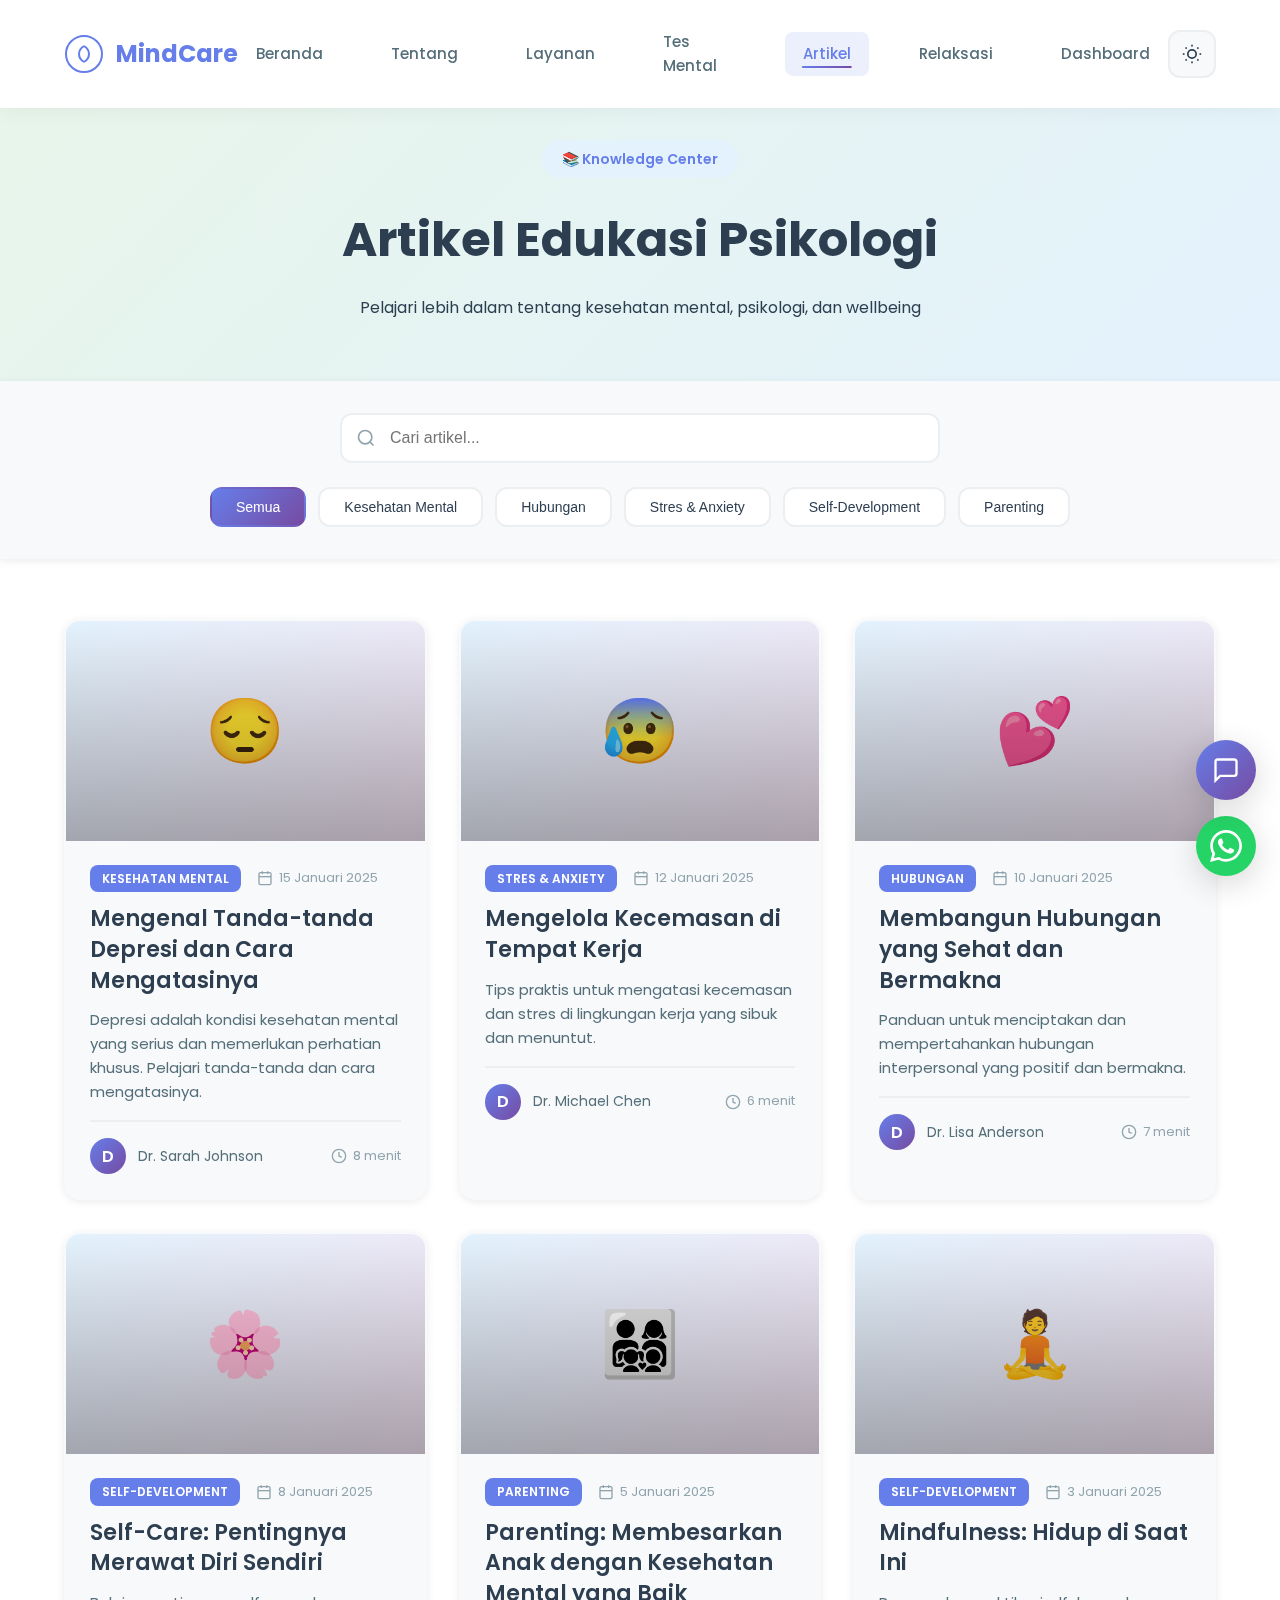
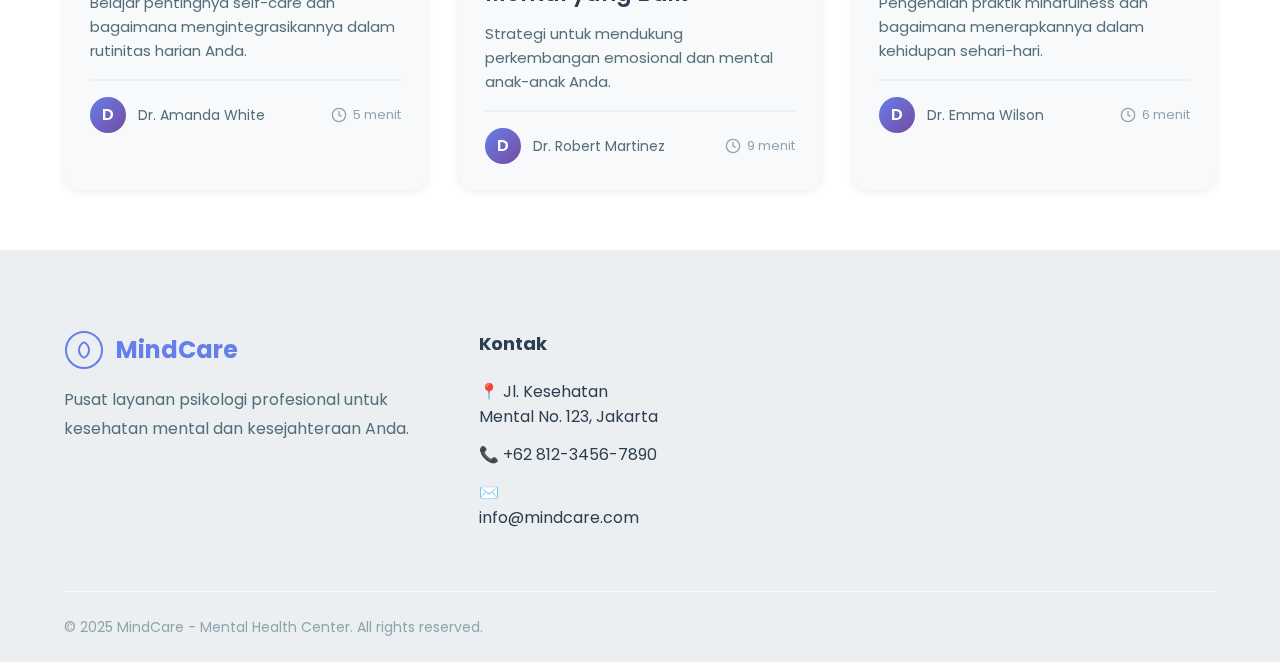
<file: artikel.html>
<!DOCTYPE html>
<html lang="id">
<head>
    <meta charset="UTF-8">
    <meta name="viewport" content="width=device-width, initial-scale=1.0">
    <title>Artikel Psikologi - MindCare</title>
    <link rel="stylesheet" href="style.css">
    <link rel="stylesheet" href="artikel-style.css">
    <link href="https://fonts.googleapis.com/css2?family=Poppins:wght@300;400;500;600;700&display=swap" rel="stylesheet">
</head>
<body>
    <!-- Page Transition Overlay -->
    <div class="page-transition" id="pageTransition"></div>
    
    <!-- Navigation -->
    <nav class="navbar" id="navbar">
        <div class="container nav-container">
            <div class="logo">
                <svg width="40" height="40" viewBox="0 0 40 40">
                    <circle cx="20" cy="20" r="18" fill="none" stroke="currentColor" stroke-width="2"/>
                    <path d="M20 12 C20 12, 15 15, 15 20 C15 25, 20 28, 20 28" fill="none" stroke="currentColor" stroke-width="2"/>
                    <path d="M20 12 C20 12, 25 15, 25 20 C25 25, 20 28, 20 28" fill="none" stroke="currentColor" stroke-width="2"/>
                </svg>
                <span>MindCare</span>
            </div>
            <ul class="nav-menu" id="navMenu">
                <li><a href="index.html" class="nav-link">Beranda</a></li>
                <li><a href="index.html#about" class="nav-link">Tentang</a></li>
                <li><a href="layanan.html" class="nav-link">Layanan</a></li>
                <li><a href="tes-mental.html" class="nav-link">Tes Mental</a></li>
                <li><a href="artikel.html" class="nav-link active">Artikel</a></li>
                <li><a href="relaksasi.html" class="nav-link">Relaksasi</a></li>
                <li><a href="dashboard.html" class="nav-link">Dashboard</a></li>
            </ul>
            <div class="nav-actions">
                <button class="theme-toggle" id="themeToggle" aria-label="Toggle Dark Mode">
                    <svg class="sun-icon" width="20" height="20" viewBox="0 0 24 24" fill="none" stroke="currentColor" stroke-width="2">
                        <circle cx="12" cy="12" r="5"/>
                        <line x1="12" y1="1" x2="12" y2="3"/>
                        <line x1="12" y1="21" x2="12" y2="23"/>
                        <line x1="4.22" y1="4.22" x2="5.64" y2="5.64"/>
                        <line x1="18.36" y1="18.36" x2="19.78" y2="19.78"/>
                        <line x1="1" y1="12" x2="3" y2="12"/>
                        <line x1="21" y1="12" x2="23" y2="12"/>
                        <line x1="4.22" y1="19.78" x2="5.64" y2="18.36"/>
                        <line x1="18.36" y1="5.64" x2="19.78" y2="4.22"/>
                    </svg>
                    <svg class="moon-icon" width="20" height="20" viewBox="0 0 24 24" fill="none" stroke="currentColor" stroke-width="2">
                        <path d="M21 12.79A9 9 0 1 1 11.21 3 7 7 0 0 0 21 12.79z"/>
                    </svg>
                </button>
                <div class="hamburger" id="hamburger">
                    <span></span>
                    <span></span>
                    <span></span>
                </div>
            </div>
        </div>
    </nav>

    <!-- Hero Section -->
    <section class="artikel-hero">
        <div class="container">
            <div class="hero-content">
                <span class="hero-badge">📚 Knowledge Center</span>
                <h1>Artikel Edukasi Psikologi</h1>
                <p>Pelajari lebih dalam tentang kesehatan mental, psikologi, dan wellbeing</p>
            </div>
        </div>
    </section>

    <!-- Search & Filter -->
    <section class="artikel-filter">
        <div class="container">
            <div class="search-box">
                <svg width="20" height="20" viewBox="0 0 24 24" fill="none" stroke="currentColor" stroke-width="2">
                    <circle cx="11" cy="11" r="8"/>
                    <path d="m21 21-4.35-4.35"/>
                </svg>
                <input type="text" id="articleSearch" placeholder="Cari artikel..." onkeyup="searchArticles()">
            </div>
            
            <div class="category-filter">
                <button class="category-btn active" onclick="filterByCategory('all')">Semua</button>
                <button class="category-btn" onclick="filterByCategory('mental-health')">Kesehatan Mental</button>
                <button class="category-btn" onclick="filterByCategory('relationship')">Hubungan</button>
                <button class="category-btn" onclick="filterByCategory('stress')">Stres & Anxiety</button>
                <button class="category-btn" onclick="filterByCategory('self-development')">Self-Development</button>
                <button class="category-btn" onclick="filterByCategory('parenting')">Parenting</button>
            </div>
        </div>
    </section>

    <!-- Articles Grid -->
    <section class="artikel-section">
        <div class="container">
            <div class="artikel-grid" id="artikelGrid">
                <!-- Articles will be populated by JavaScript -->
            </div>
        </div>
    </section>

    <!-- Article Detail Modal -->
    <div class="article-modal" id="articleModal">
        <div class="modal-overlay" onclick="closeArticle()"></div>
        <div class="modal-content">
            <button class="modal-close" onclick="closeArticle()">&times;</button>
            <div class="modal-body" id="articleContent">
                <!-- Article content will be inserted here -->
            </div>
        </div>
    </div>

    <!-- Footer -->
    <footer class="footer">
        <div class="container">
            <div class="footer-content">
                <div class="footer-column">
                    <div class="footer-logo">
                        <svg width="40" height="40" viewBox="0 0 40 40">
                            <circle cx="20" cy="20" r="18" fill="none" stroke="currentColor" stroke-width="2"/>
                            <path d="M20 12 C20 12, 15 15, 15 20 C15 25, 20 28, 20 28" fill="none" stroke="currentColor" stroke-width="2"/>
                            <path d="M20 12 C20 12, 25 15, 25 20 C25 25, 20 28, 20 28" fill="none" stroke="currentColor" stroke-width="2"/>
                        </svg>
                        <span>MindCare</span>
                    </div>
                    <p>Pusat layanan psikologi profesional untuk kesehatan mental dan kesejahteraan Anda.</p>
                </div>
                <div class="footer-column">
                    <h3>Kontak</h3>
                    <ul class="contact-list">
                        <li>📍 Jl. Kesehatan Mental No. 123, Jakarta</li>
                        <li>📞 +62 812-3456-7890</li>
                        <li>✉️ info@mindcare.com</li>
                    </ul>
                </div>
            </div>
            <div class="footer-bottom">
                <p>&copy; 2025 MindCare - Mental Health Center. All rights reserved.</p>
            </div>
        </div>
    </footer>

    <!-- Floating Buttons -->
    <a href="https://wa.me/6281234567890?text=Halo, saya ingin berkonsultasi" class="whatsapp-float" target="_blank" aria-label="WhatsApp">
        <svg width="32" height="32" viewBox="0 0 24 24" fill="currentColor">
            <path d="M17.472 14.382c-.297-.149-1.758-.867-2.03-.967-.273-.099-.471-.148-.67.15-.197.297-.767.966-.94 1.164-.173.199-.347.223-.644.075-.297-.15-1.255-.463-2.39-1.475-.883-.788-1.48-1.761-1.653-2.059-.173-.297-.018-.458.13-.606.134-.133.298-.347.446-.52.149-.174.198-.298.298-.497.099-.198.05-.371-.025-.52-.075-.149-.669-1.612-.916-2.207-.242-.579-.487-.5-.669-.51-.173-.008-.371-.01-.57-.01-.198 0-.52.074-.792.372-.272.297-1.04 1.016-1.04 2.479 0 1.462 1.065 2.875 1.213 3.074.149.198 2.096 3.2 5.077 4.487.709.306 1.262.489 1.694.625.712.227 1.36.195 1.871.118.571-.085 1.758-.719 2.006-1.413.248-.694.248-1.289.173-1.413-.074-.124-.272-.198-.57-.347m-5.421 7.403h-.004a9.87 9.87 0 01-5.031-1.378l-.361-.214-3.741.982.998-3.648-.235-.374a9.86 9.86 0 01-1.51-5.26c.001-5.45 4.436-9.884 9.888-9.884 2.64 0 5.122 1.03 6.988 2.898a9.825 9.825 0 012.893 6.994c-.003 5.45-4.437 9.884-9.885 9.884m8.413-18.297A11.815 11.815 0 0012.05 0C5.495 0 .16 5.335.157 11.892c0 2.096.547 4.142 1.588 5.945L.057 24l6.305-1.654a11.882 11.882 0 005.683 1.448h.005c6.554 0 11.89-5.335 11.893-11.893a11.821 11.821 0 00-3.48-8.413z"/>
        </svg>
    </a>

    <button class="chatbot-toggle" id="chatbotToggle" aria-label="Open Chat">
        <svg width="28" height="28" viewBox="0 0 24 24" fill="none" stroke="currentColor" stroke-width="2">
            <path d="M21 15a2 2 0 0 1-2 2H7l-4 4V5a2 2 0 0 1 2-2h14a2 2 0 0 1 2 2z"/>
        </svg>
    </button>

    <!-- Chatbot Container -->
    <div class="chatbot-container" id="chatbotContainer">
        <div class="chatbot-header">
            <h3>MindCare Assistant</h3>
            <button class="chatbot-close" id="chatbotClose">×</button>
        </div>
        <div class="chatbot-messages" id="chatbotMessages">
            <div class="bot-message">
                <div class="message-avatar">🤖</div>
                <div class="message-content">
                    <p>Butuh rekomendasi artikel? Tanyakan saja!</p>
                </div>
            </div>
        </div>
        <div class="chatbot-input">
            <input type="text" id="chatbotInput" placeholder="Ketik pesan Anda...">
            <button id="chatbotSend">
                <svg width="20" height="20" viewBox="0 0 24 24" fill="none" stroke="currentColor" stroke-width="2">
                    <line x1="22" y1="2" x2="11" y2="13"/>
                    <polygon points="22 2 15 22 11 13 2 9 22 2"/>
                </svg>
            </button>
        </div>
    </div>

    <script src="script.js"></script>
    <script src="chatbot.js"></script>
    <script src="artikel.js"></script>
</body>
</html>
</file>
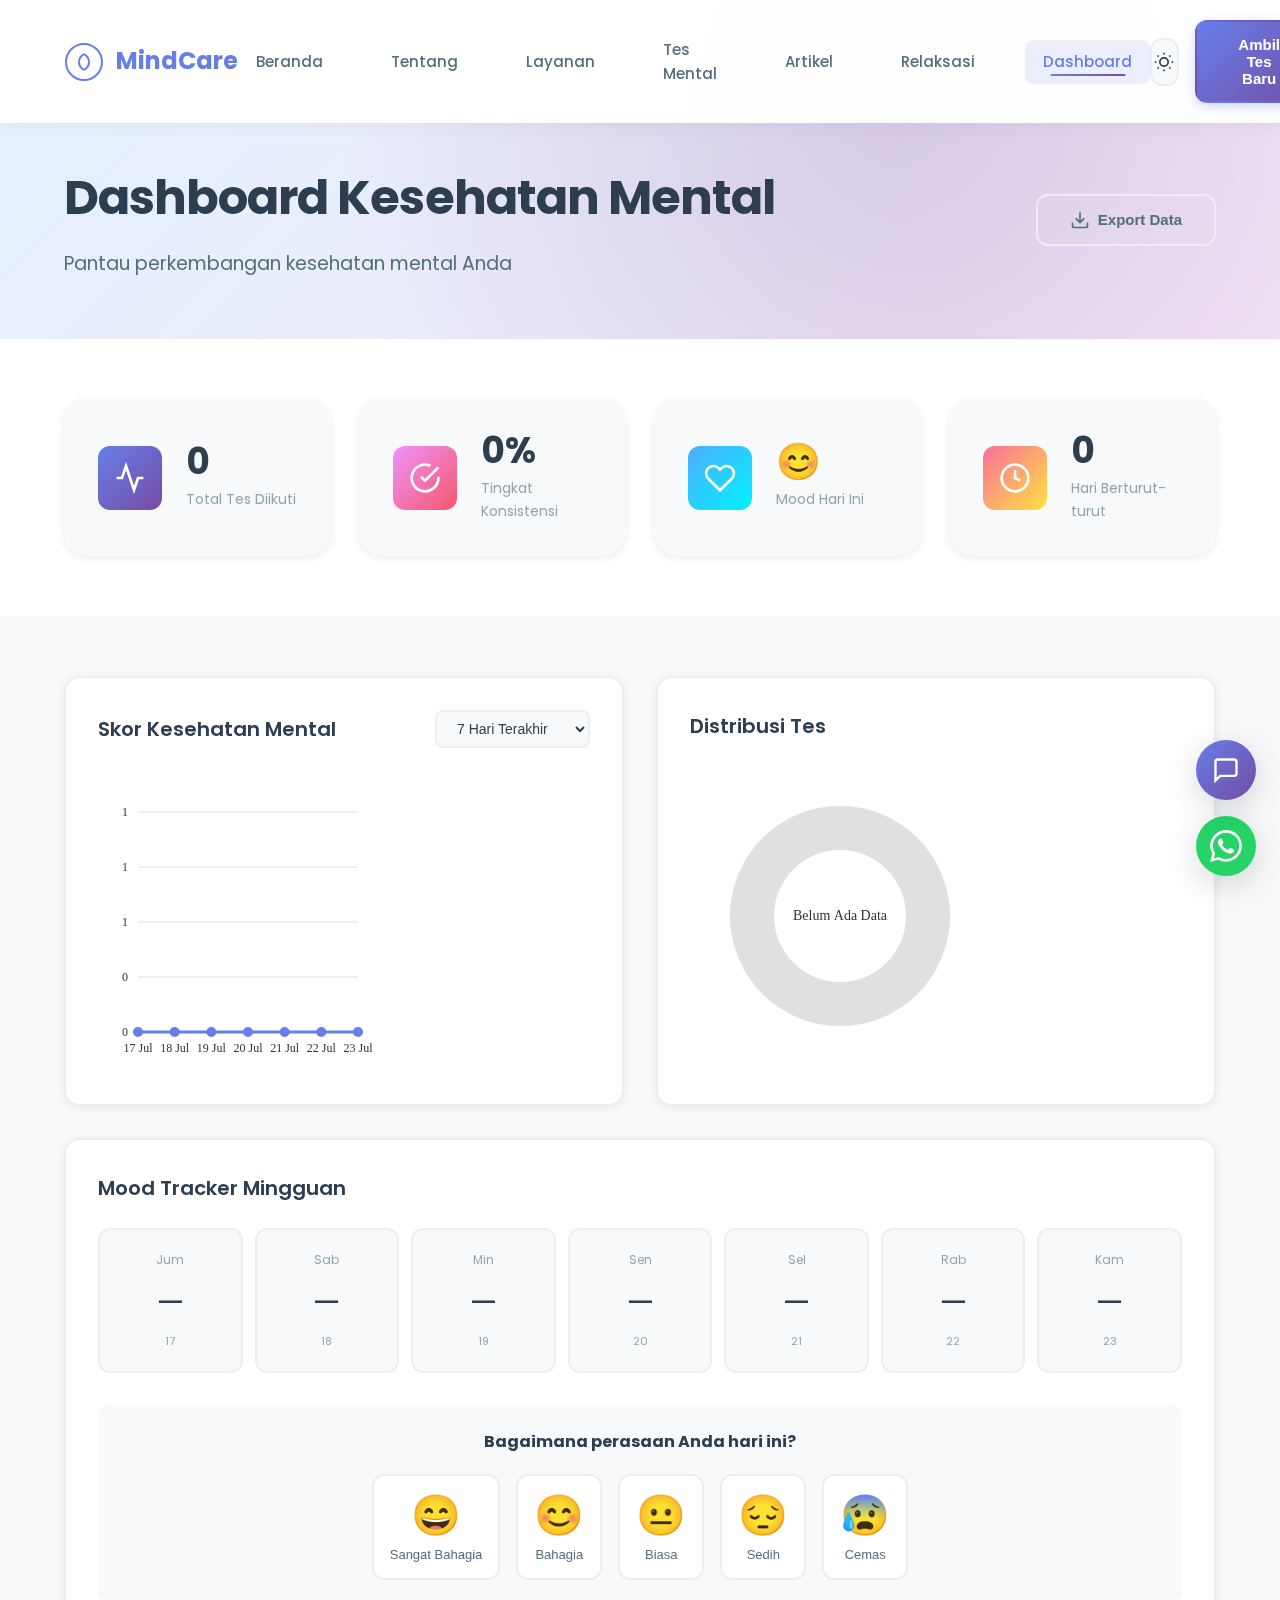
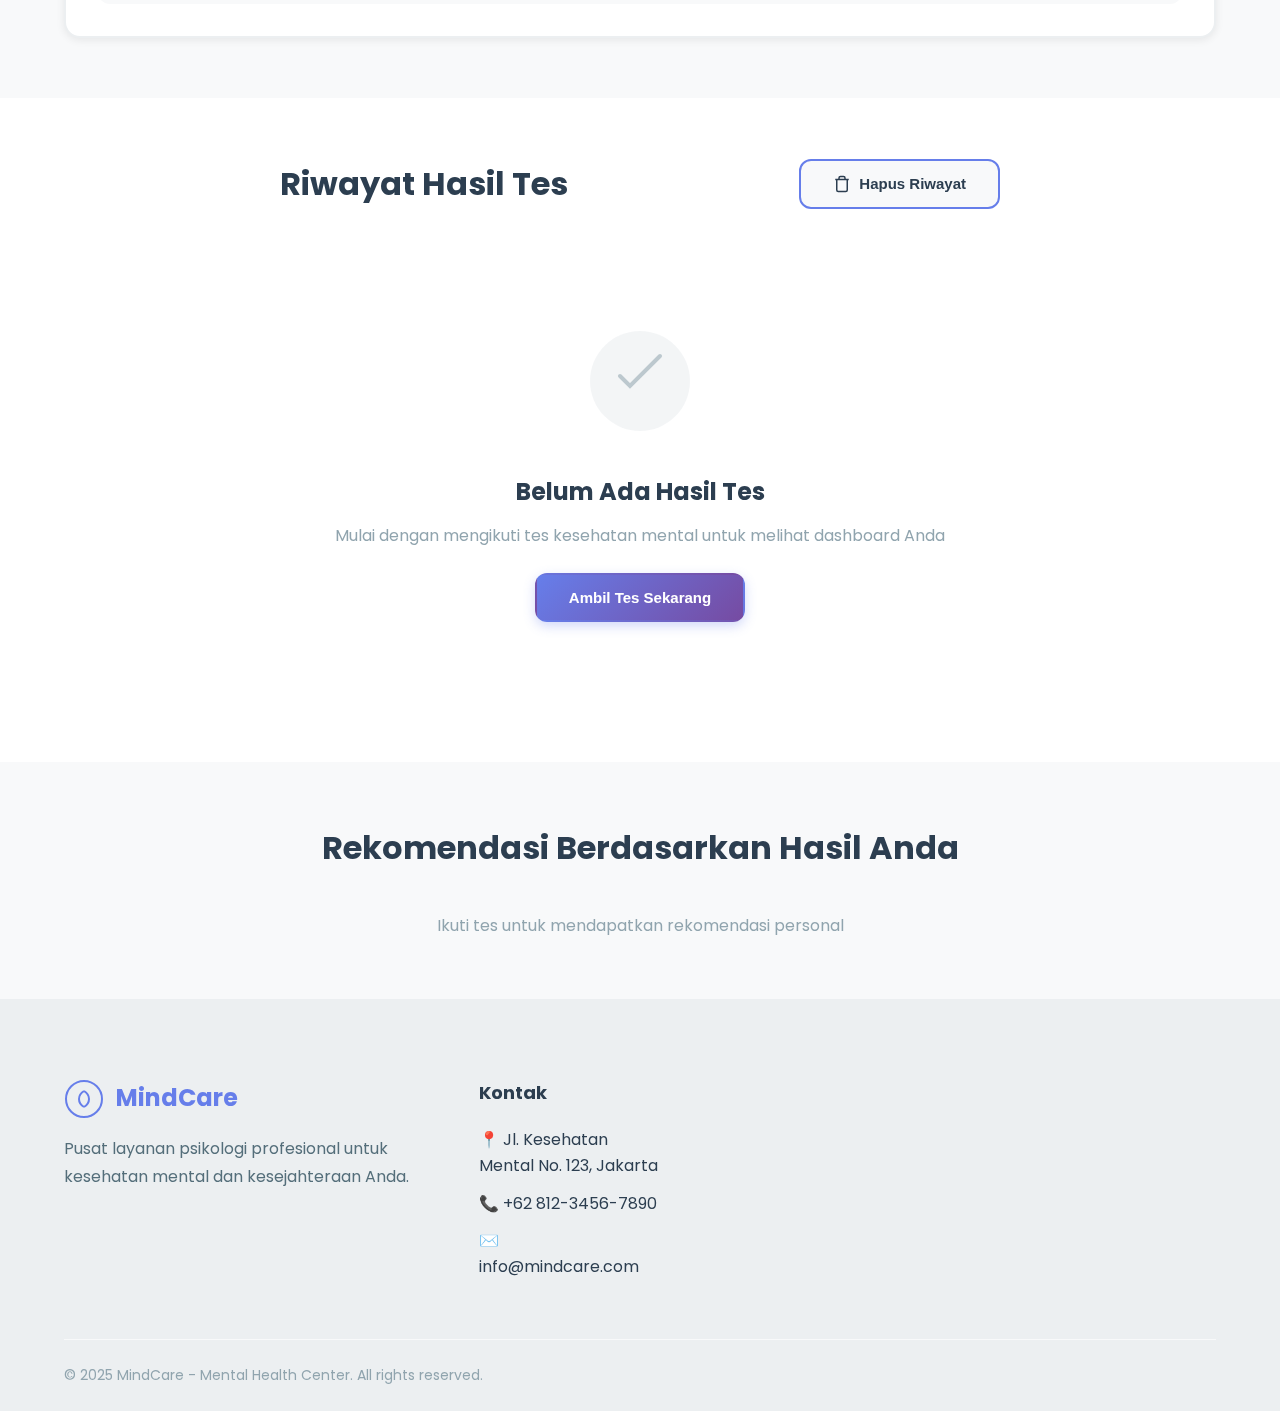
<file: dashboard.html>
<!DOCTYPE html>
<html lang="id">
<head>
    <meta charset="UTF-8">
    <meta name="viewport" content="width=device-width, initial-scale=1.0">
    <title>Dashboard - MindCare</title>
    <link rel="stylesheet" href="style.css">
    <link rel="stylesheet" href="dashboard-style.css">
    <link href="https://fonts.googleapis.com/css2?family=Poppins:wght@300;400;500;600;700&display=swap" rel="stylesheet">
</head>
<body>
    <!-- Navigation -->
    <nav class="navbar" id="navbar">
        <div class="container nav-container">
            <div class="logo">
                <svg width="40" height="40" viewBox="0 0 40 40">
                    <circle cx="20" cy="20" r="18" fill="none" stroke="currentColor" stroke-width="2"/>
                    <path d="M20 12 C20 12, 15 15, 15 20 C15 25, 20 28, 20 28" fill="none" stroke="currentColor" stroke-width="2"/>
                    <path d="M20 12 C20 12, 25 15, 25 20 C25 25, 20 28, 20 28" fill="none" stroke="currentColor" stroke-width="2"/>
                </svg>
                <span>MindCare</span>
            </div>
            <ul class="nav-menu" id="navMenu">
                <li><a href="index.html" class="nav-link">Beranda</a></li>
                <li><a href="index.html#about" class="nav-link">Tentang</a></li>
                <li><a href="layanan.html" class="nav-link">Layanan</a></li>
                <li><a href="tes-mental.html" class="nav-link">Tes Mental</a></li>
                <li><a href="artikel.html" class="nav-link">Artikel</a></li>
                <li><a href="relaksasi.html" class="nav-link">Relaksasi</a></li>
                <li><a href="dashboard.html" class="nav-link active">Dashboard</a></li>
            </ul>
            <div class="nav-actions">
                <button class="theme-toggle" id="themeToggle" aria-label="Toggle Dark Mode">
                    <svg class="sun-icon" width="20" height="20" viewBox="0 0 24 24" fill="none" stroke="currentColor" stroke-width="2">
                        <circle cx="12" cy="12" r="5"/>
                        <line x1="12" y1="1" x2="12" y2="3"/>
                        <line x1="12" y1="21" x2="12" y2="23"/>
                        <line x1="4.22" y1="4.22" x2="5.64" y2="5.64"/>
                        <line x1="18.36" y1="18.36" x2="19.78" y2="19.78"/>
                        <line x1="1" y1="12" x2="3" y2="12"/>
                        <line x1="21" y1="12" x2="23" y2="12"/>
                        <line x1="4.22" y1="19.78" x2="5.64" y2="18.36"/>
                        <line x1="18.36" y1="5.64" x2="19.78" y2="4.22"/>
                    </svg>
                    <svg class="moon-icon" width="20" height="20" viewBox="0 0 24 24" fill="none" stroke="currentColor" stroke-width="2">
                        <path d="M21 12.79A9 9 0 1 1 11.21 3 7 7 0 0 0 21 12.79z"/>
                    </svg>
                </button>
                <button class="btn-primary" onclick="window.location.href='tes-mental.html'">Ambil Tes Baru</button>
                <div class="hamburger" id="hamburger">
                    <span></span>
                    <span></span>
                    <span></span>
                </div>
            </div>
        </div>
    </nav>

    <!-- Dashboard Header -->
    <section class="dashboard-header">
        <div class="container">
            <div class="header-content">
                <div>
                    <h1>Dashboard Kesehatan Mental</h1>
                    <p>Pantau perkembangan kesehatan mental Anda</p>
                </div>
                <div class="header-actions">
                    <button class="btn-outline" onclick="exportData()">
                        <svg width="20" height="20" viewBox="0 0 24 24" fill="none" stroke="currentColor" stroke-width="2">
                            <path d="M21 15v4a2 2 0 0 1-2 2H5a2 2 0 0 1-2-2v-4"/>
                            <polyline points="7 10 12 15 17 10"/>
                            <line x1="12" y1="15" x2="12" y2="3"/>
                        </svg>
                        Export Data
                    </button>
                </div>
            </div>
        </div>
    </section>

    <!-- Stats Overview -->
    <section class="stats-section">
        <div class="container">
            <div class="stats-grid">
                <div class="stat-card">
                    <div class="stat-icon" style="background: linear-gradient(135deg, #667eea, #764ba2);">
                        <svg width="32" height="32" viewBox="0 0 24 24" fill="none" stroke="white" stroke-width="2">
                            <path d="M22 12h-4l-3 9L9 3l-3 9H2"/>
                        </svg>
                    </div>
                    <div class="stat-content">
                        <div class="stat-value" id="totalTests">0</div>
                        <div class="stat-label">Total Tes Diikuti</div>
                    </div>
                </div>

                <div class="stat-card">
                    <div class="stat-icon" style="background: linear-gradient(135deg, #f093fb, #f5576c);">
                        <svg width="32" height="32" viewBox="0 0 24 24" fill="none" stroke="white" stroke-width="2">
                            <path d="M22 11.08V12a10 10 0 1 1-5.93-9.14"/>
                            <polyline points="22 4 12 14.01 9 11.01"/>
                        </svg>
                    </div>
                    <div class="stat-content">
                        <div class="stat-value" id="completionRate">0%</div>
                        <div class="stat-label">Tingkat Konsistensi</div>
                    </div>
                </div>

                <div class="stat-card">
                    <div class="stat-icon" style="background: linear-gradient(135deg, #4facfe, #00f2fe);">
                        <svg width="32" height="32" viewBox="0 0 24 24" fill="none" stroke="white" stroke-width="2">
                            <path d="M20.84 4.61a5.5 5.5 0 0 0-7.78 0L12 5.67l-1.06-1.06a5.5 5.5 0 0 0-7.78 7.78l1.06 1.06L12 21.23l7.78-7.78 1.06-1.06a5.5 5.5 0 0 0 0-7.78z"/>
                        </svg>
                    </div>
                    <div class="stat-content">
                        <div class="stat-value" id="currentMood">😊</div>
                        <div class="stat-label">Mood Hari Ini</div>
                    </div>
                </div>

                <div class="stat-card">
                    <div class="stat-icon" style="background: linear-gradient(135deg, #fa709a, #fee140);">
                        <svg width="32" height="32" viewBox="0 0 24 24" fill="none" stroke="white" stroke-width="2">
                            <circle cx="12" cy="12" r="10"/>
                            <polyline points="12 6 12 12 16 14"/>
                        </svg>
                    </div>
                    <div class="stat-content">
                        <div class="stat-value" id="dayStreak">0</div>
                        <div class="stat-label">Hari Berturut-turut</div>
                    </div>
                </div>
            </div>
        </div>
    </section>

    <!-- Charts Section -->
    <section class="charts-section">
        <div class="container">
            <div class="charts-grid">
                <!-- Mental Health Score Chart -->
                <div class="chart-card">
                    <div class="card-header">
                        <h3>Skor Kesehatan Mental</h3>
                        <select id="chartPeriod" onchange="updateChart()">
                            <option value="7">7 Hari Terakhir</option>
                            <option value="30">30 Hari Terakhir</option>
                            <option value="90">90 Hari Terakhir</option>
                        </select>
                    </div>
                    <div class="chart-container">
                        <canvas id="mentalHealthChart"></canvas>
                    </div>
                </div>

                <!-- Test Distribution -->
                <div class="chart-card">
                    <div class="card-header">
                        <h3>Distribusi Tes</h3>
                    </div>
                    <div class="chart-container">
                        <canvas id="testDistributionChart"></canvas>
                    </div>
                </div>

                <!-- Mood Tracker -->
                <div class="chart-card mood-tracker-card">
                    <div class="card-header">
                        <h3>Mood Tracker Mingguan</h3>
                    </div>
                    <div class="mood-calendar">
                        <div class="mood-days" id="moodDays">
                            <!-- Days will be populated by JavaScript -->
                        </div>
                    </div>
                    <div class="mood-selector">
                        <h4>Bagaimana perasaan Anda hari ini?</h4>
                        <div class="mood-options">
                            <button class="mood-btn" data-mood="very-happy" onclick="setMood('very-happy', '😄')">
                                <span class="mood-emoji">😄</span>
                                <span class="mood-label">Sangat Bahagia</span>
                            </button>
                            <button class="mood-btn" data-mood="happy" onclick="setMood('happy', '😊')">
                                <span class="mood-emoji">😊</span>
                                <span class="mood-label">Bahagia</span>
                            </button>
                            <button class="mood-btn" data-mood="neutral" onclick="setMood('neutral', '😐')">
                                <span class="mood-emoji">😐</span>
                                <span class="mood-label">Biasa</span>
                            </button>
                            <button class="mood-btn" data-mood="sad" onclick="setMood('sad', '😔')">
                                <span class="mood-emoji">😔</span>
                                <span class="mood-label">Sedih</span>
                            </button>
                            <button class="mood-btn" data-mood="anxious" onclick="setMood('anxious', '😰')">
                                <span class="mood-emoji">😰</span>
                                <span class="mood-label">Cemas</span>
                            </button>
                        </div>
                    </div>
                </div>
            </div>
        </div>
    </section>

    <!-- Test Results History -->
    <section class="results-section">
        <div class="container">
            <div class="section-header">
                <h2>Riwayat Hasil Tes</h2>
                <button class="btn-secondary" onclick="clearHistory()">
                    <svg width="18" height="18" viewBox="0 0 24 24" fill="none" stroke="currentColor" stroke-width="2">
                        <polyline points="3 6 5 6 21 6"/>
                        <path d="M19 6v14a2 2 0 0 1-2 2H7a2 2 0 0 1-2-2V6m3 0V4a2 2 0 0 1 2-2h4a2 2 0 0 1 2 2v2"/>
                    </svg>
                    Hapus Riwayat
                </button>
            </div>

            <div id="resultsContainer" class="results-grid">
                <!-- Results will be populated by JavaScript -->
            </div>

            <div id="emptyState" class="empty-state" style="display: none;">
                <svg width="120" height="120" viewBox="0 0 120 120">
                    <circle cx="60" cy="60" r="50" fill="var(--bg-tertiary)"/>
                    <path d="M40 55 L50 65 L80 35" stroke="var(--text-muted)" stroke-width="4" fill="none" stroke-linecap="round"/>
                </svg>
                <h3>Belum Ada Hasil Tes</h3>
                <p>Mulai dengan mengikuti tes kesehatan mental untuk melihat dashboard Anda</p>
                <button class="btn-primary" onclick="window.location.href='tes-mental.html'">Ambil Tes Sekarang</button>
            </div>
        </div>
    </section>

    <!-- Recommendations Section -->
    <section class="recommendations-section">
        <div class="container">
            <h2>Rekomendasi Berdasarkan Hasil Anda</h2>
            <div id="recommendationsContainer" class="recommendations-grid">
                <!-- Recommendations will be populated by JavaScript -->
            </div>
        </div>
    </section>

    <!-- Footer -->
    <footer class="footer">
        <div class="container">
            <div class="footer-content">
                <div class="footer-column">
                    <div class="footer-logo">
                        <svg width="40" height="40" viewBox="0 0 40 40">
                            <circle cx="20" cy="20" r="18" fill="none" stroke="currentColor" stroke-width="2"/>
                            <path d="M20 12 C20 12, 15 15, 15 20 C15 25, 20 28, 20 28" fill="none" stroke="currentColor" stroke-width="2"/>
                            <path d="M20 12 C20 12, 25 15, 25 20 C25 25, 20 28, 20 28" fill="none" stroke="currentColor" stroke-width="2"/>
                        </svg>
                        <span>MindCare</span>
                    </div>
                    <p>Pusat layanan psikologi profesional untuk kesehatan mental dan kesejahteraan Anda.</p>
                </div>
                <div class="footer-column">
                    <h3>Kontak</h3>
                    <ul class="contact-list">
                        <li>📍 Jl. Kesehatan Mental No. 123, Jakarta</li>
                        <li>📞 +62 812-3456-7890</li>
                        <li>✉️ info@mindcare.com</li>
                    </ul>
                </div>
            </div>
            <div class="footer-bottom">
                <p>&copy; 2025 MindCare - Mental Health Center. All rights reserved.</p>
            </div>
        </div>
    </footer>

    <!-- Floating Buttons -->
    <a href="https://wa.me/6281234567890?text=Halo, saya ingin berkonsultasi" class="whatsapp-float" target="_blank" aria-label="WhatsApp">
        <svg width="32" height="32" viewBox="0 0 24 24" fill="currentColor">
            <path d="M17.472 14.382c-.297-.149-1.758-.867-2.03-.967-.273-.099-.471-.148-.67.15-.197.297-.767.966-.94 1.164-.173.199-.347.223-.644.075-.297-.15-1.255-.463-2.39-1.475-.883-.788-1.48-1.761-1.653-2.059-.173-.297-.018-.458.13-.606.134-.133.298-.347.446-.52.149-.174.198-.298.298-.497.099-.198.05-.371-.025-.52-.075-.149-.669-1.612-.916-2.207-.242-.579-.487-.5-.669-.51-.173-.008-.371-.01-.57-.01-.198 0-.52.074-.792.372-.272.297-1.04 1.016-1.04 2.479 0 1.462 1.065 2.875 1.213 3.074.149.198 2.096 3.2 5.077 4.487.709.306 1.262.489 1.694.625.712.227 1.36.195 1.871.118.571-.085 1.758-.719 2.006-1.413.248-.694.248-1.289.173-1.413-.074-.124-.272-.198-.57-.347m-5.421 7.403h-.004a9.87 9.87 0 01-5.031-1.378l-.361-.214-3.741.982.998-3.648-.235-.374a9.86 9.86 0 01-1.51-5.26c.001-5.45 4.436-9.884 9.888-9.884 2.64 0 5.122 1.03 6.988 2.898a9.825 9.825 0 012.893 6.994c-.003 5.45-4.437 9.884-9.885 9.884m8.413-18.297A11.815 11.815 0 0012.05 0C5.495 0 .16 5.335.157 11.892c0 2.096.547 4.142 1.588 5.945L.057 24l6.305-1.654a11.882 11.882 0 005.683 1.448h.005c6.554 0 11.89-5.335 11.893-11.893a11.821 11.821 0 00-3.48-8.413z"/>
        </svg>
    </a>

    <button class="chatbot-toggle" id="chatbotToggle" aria-label="Open Chat">
        <svg width="28" height="28" viewBox="0 0 24 24" fill="none" stroke="currentColor" stroke-width="2">
            <path d="M21 15a2 2 0 0 1-2 2H7l-4 4V5a2 2 0 0 1 2-2h14a2 2 0 0 1 2 2z"/>
        </svg>
    </button>

    <!-- Chatbot Container -->
    <div class="chatbot-container" id="chatbotContainer">
        <div class="chatbot-header">
            <h3>MindCare Assistant</h3>
            <button class="chatbot-close" id="chatbotClose">×</button>
        </div>
        <div class="chatbot-messages" id="chatbotMessages">
            <div class="bot-message">
                <div class="message-avatar">🤖</div>
                <div class="message-content">
                    <p>Butuh bantuan memahami dashboard Anda?</p>
                </div>
            </div>
        </div>
        <div class="chatbot-input">
            <input type="text" id="chatbotInput" placeholder="Ketik pesan Anda...">
            <button id="chatbotSend">
                <svg width="20" height="20" viewBox="0 0 24 24" fill="none" stroke="currentColor" stroke-width="2">
                    <line x1="22" y1="2" x2="11" y2="13"/>
                    <polygon points="22 2 15 22 11 13 2 9 22 2"/>
                </svg>
            </button>
        </div>
    </div>

    <script src="script.js"></script>
    <script src="chatbot.js"></script>
    <script src="dashboard.js"></script>
    <script src="mood.js"></script>
</body>
</html>
</file>
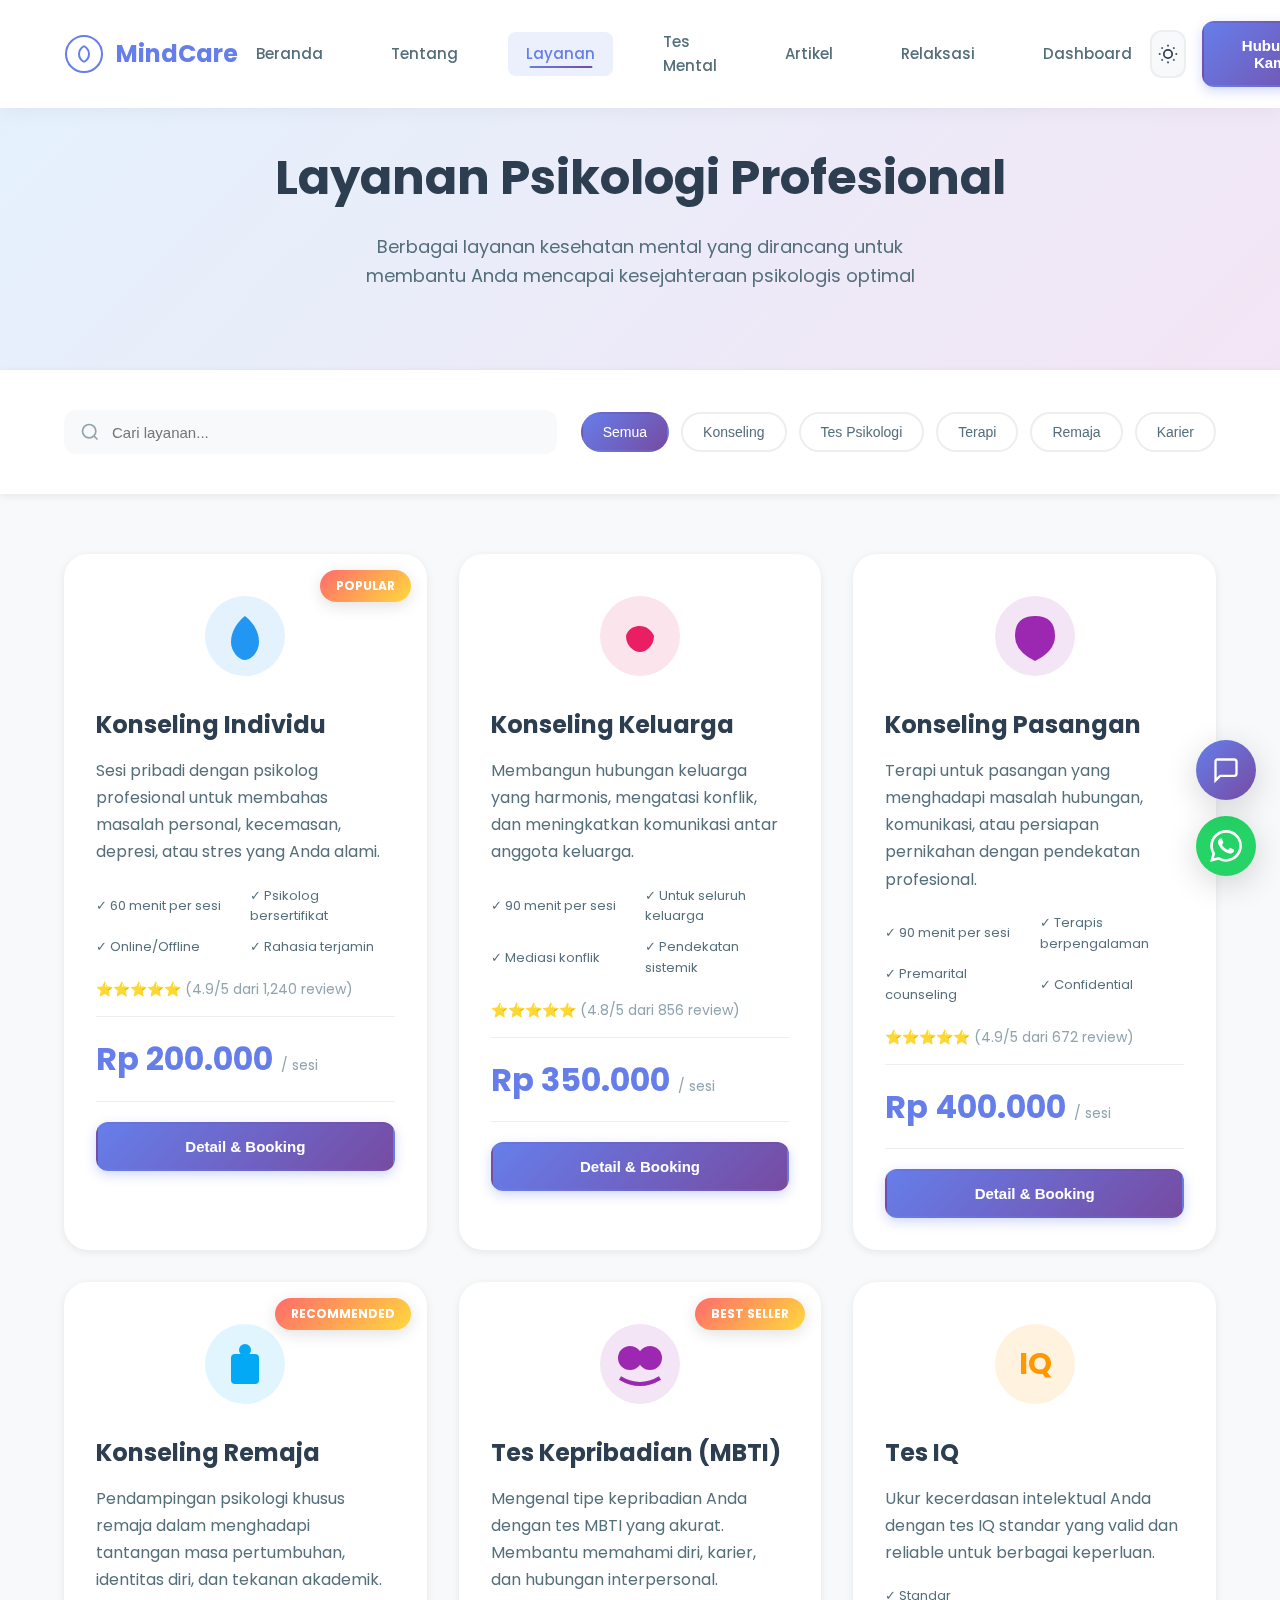
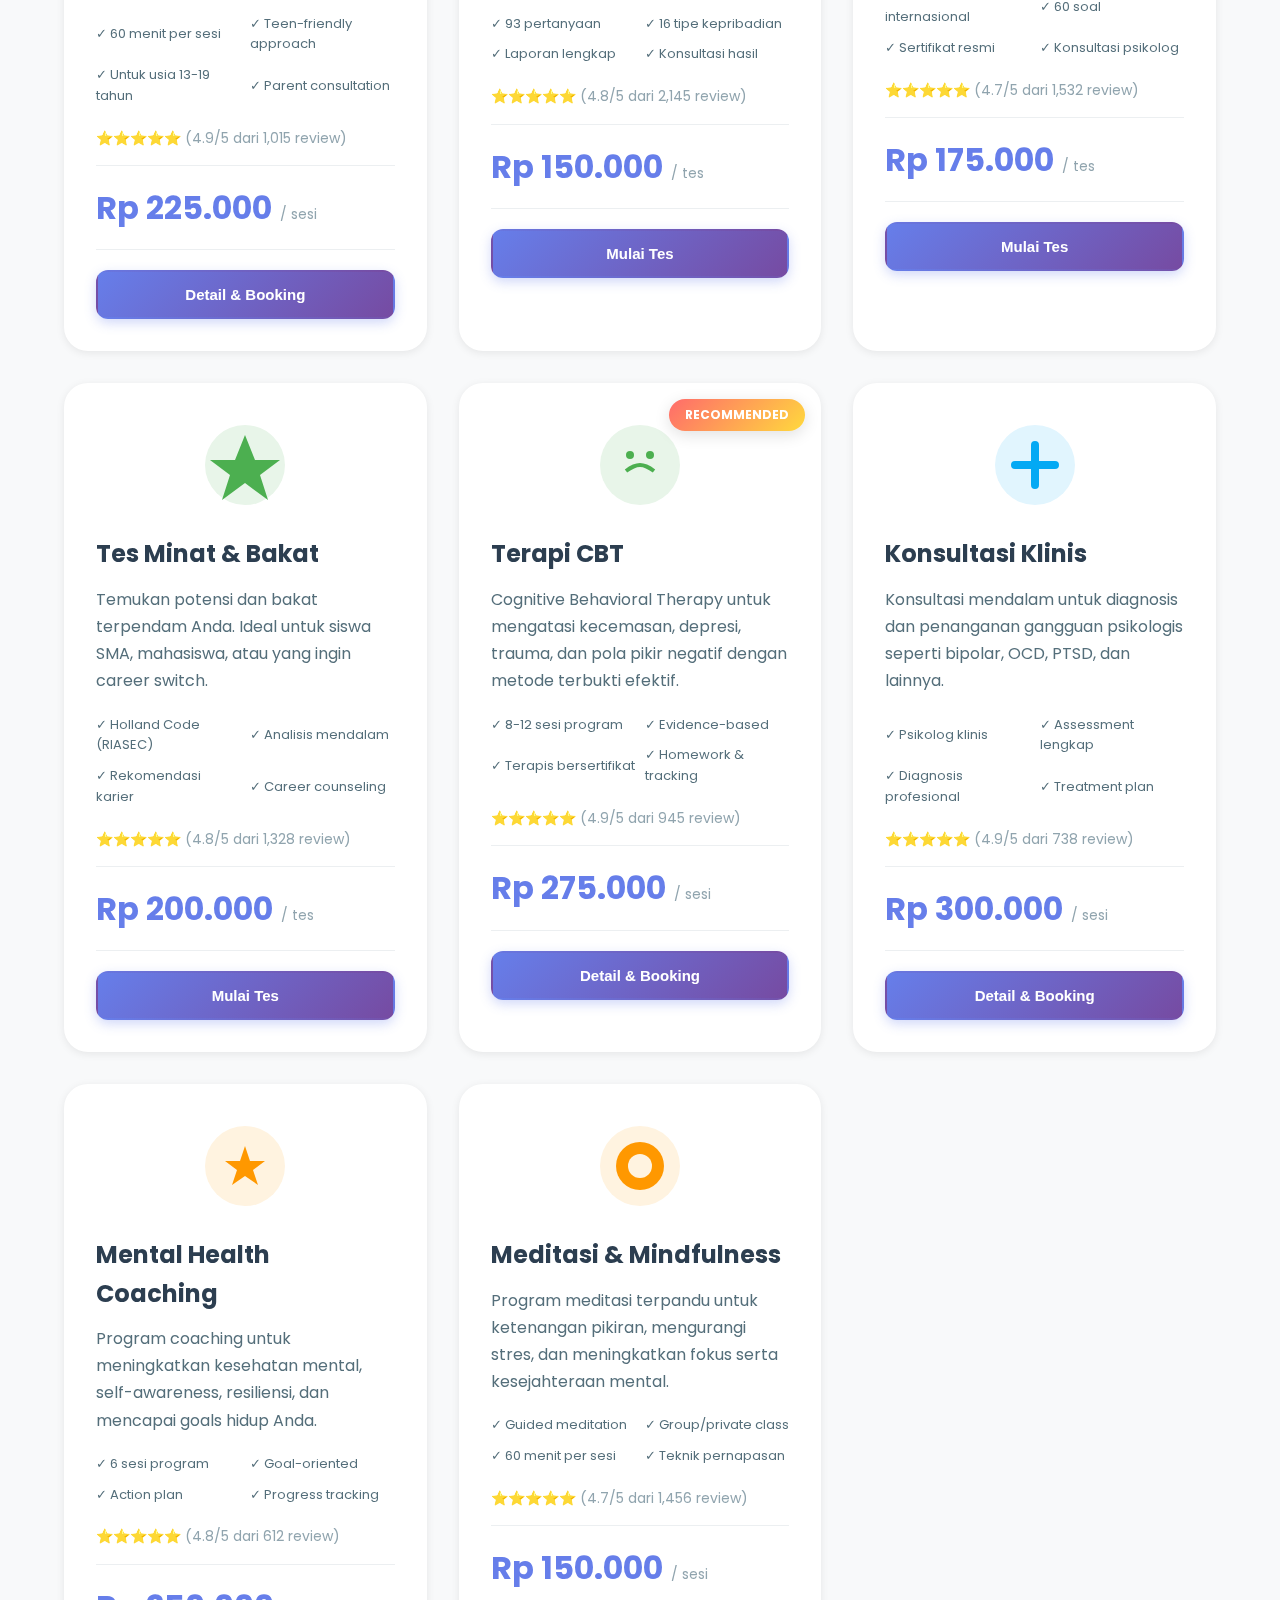
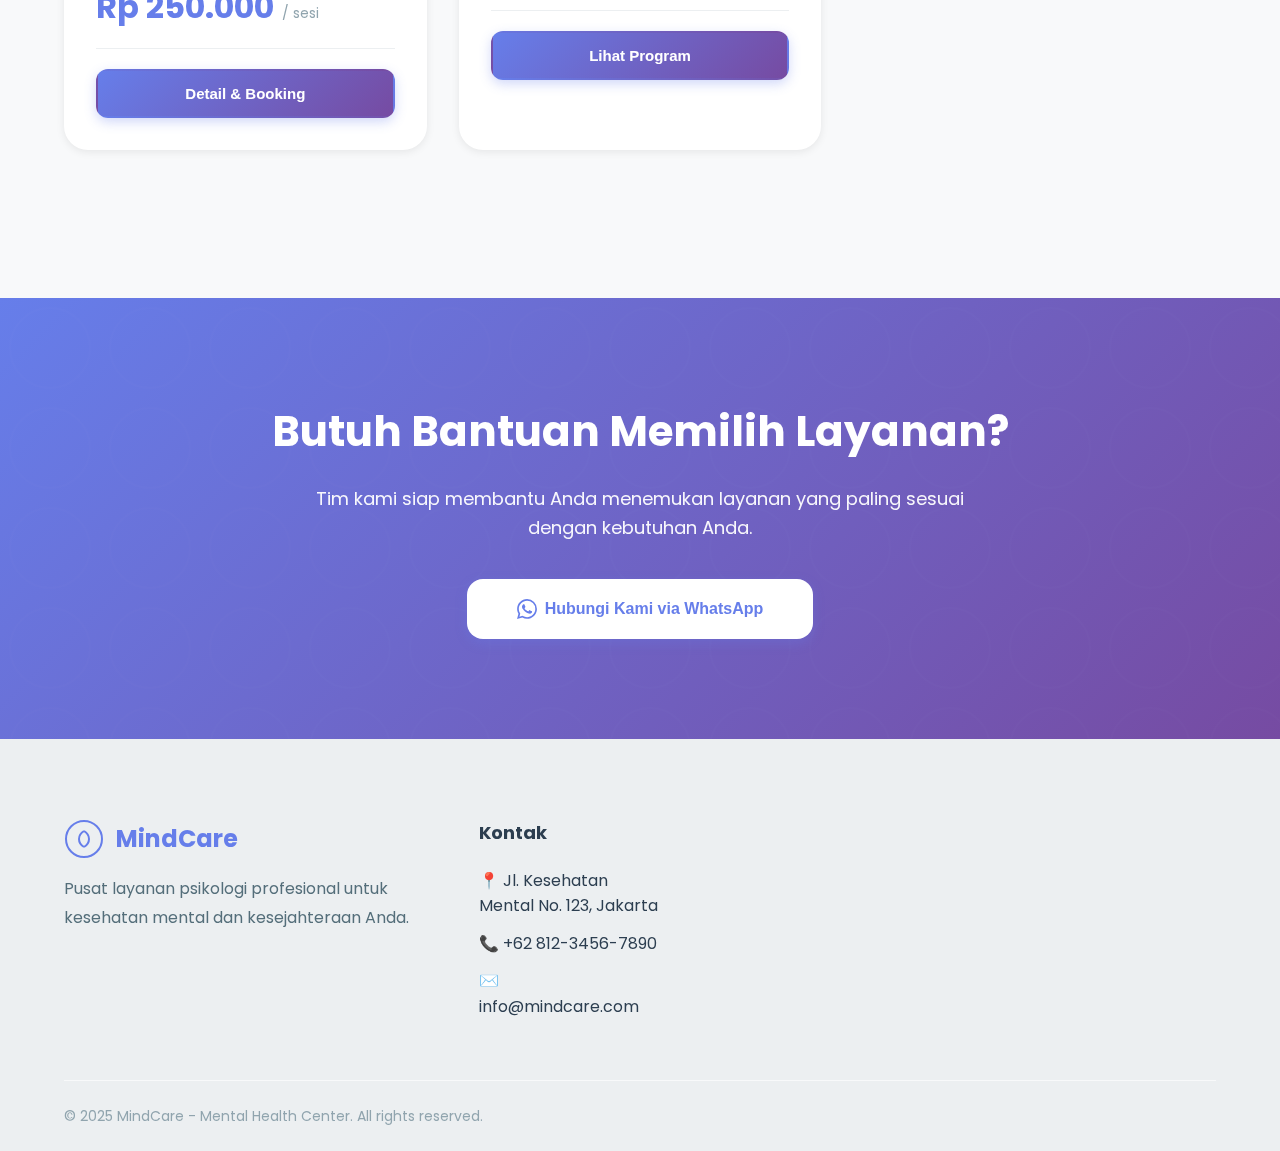
<file: layanan.html>
<!DOCTYPE html>
<html lang="id">
<head>
    <meta charset="UTF-8">
    <meta name="viewport" content="width=device-width, initial-scale=1.0">
    <title>Layanan Psikologi - MindCare Mental Health Center</title>
    <link rel="stylesheet" href="style.css">
    <link rel="stylesheet" href="layanan-style.css">
    <link href="https://fonts.googleapis.com/css2?family=Poppins:wght@300;400;500;600;700&display=swap" rel="stylesheet">
</head>
<body>
    <!-- Navigation (same as index.html) -->
    <nav class="navbar" id="navbar">
        <div class="container nav-container">
            <div class="logo">
                <svg width="40" height="40" viewBox="0 0 40 40">
                    <circle cx="20" cy="20" r="18" fill="none" stroke="currentColor" stroke-width="2"/>
                    <path d="M20 12 C20 12, 15 15, 15 20 C15 25, 20 28, 20 28" fill="none" stroke="currentColor" stroke-width="2"/>
                    <path d="M20 12 C20 12, 25 15, 25 20 C25 25, 20 28, 20 28" fill="none" stroke="currentColor" stroke-width="2"/>
                </svg>
                <span>MindCare</span>
            </div>
            <ul class="nav-menu" id="navMenu">
                <li><a href="index.html" class="nav-link">Beranda</a></li>
                <li><a href="index.html#about" class="nav-link">Tentang</a></li>
                <li><a href="layanan.html" class="nav-link active">Layanan</a></li>
                <li><a href="tes-mental.html" class="nav-link">Tes Mental</a></li>
                <li><a href="artikel.html" class="nav-link">Artikel</a></li>
                <li><a href="relaksasi.html" class="nav-link">Relaksasi</a></li>
                <li><a href="dashboard.html" class="nav-link">Dashboard</a></li>
            </ul>
            <div class="nav-actions">
                <button class="theme-toggle" id="themeToggle" aria-label="Toggle Dark Mode">
                    <svg class="sun-icon" width="20" height="20" viewBox="0 0 24 24" fill="none" stroke="currentColor" stroke-width="2">
                        <circle cx="12" cy="12" r="5"/>
                        <line x1="12" y1="1" x2="12" y2="3"/>
                        <line x1="12" y1="21" x2="12" y2="23"/>
                        <line x1="4.22" y1="4.22" x2="5.64" y2="5.64"/>
                        <line x1="18.36" y1="18.36" x2="19.78" y2="19.78"/>
                        <line x1="1" y1="12" x2="3" y2="12"/>
                        <line x1="21" y1="12" x2="23" y2="12"/>
                        <line x1="4.22" y1="19.78" x2="5.64" y2="18.36"/>
                        <line x1="18.36" y1="5.64" x2="19.78" y2="4.22"/>
                    </svg>
                    <svg class="moon-icon" width="20" height="20" viewBox="0 0 24 24" fill="none" stroke="currentColor" stroke-width="2">
                        <path d="M21 12.79A9 9 0 1 1 11.21 3 7 7 0 0 0 21 12.79z"/>
                    </svg>
                </button>
                <button class="btn-primary" onclick="window.open('https://wa.me/6281234567890', '_blank')">Hubungi Kami</button>
                <div class="hamburger" id="hamburger">
                    <span></span>
                    <span></span>
                    <span></span>
                </div>
            </div>
        </div>
    </nav>

    <!-- Hero Section -->
    <section class="services-hero">
        <div class="container">
            <div class="hero-content slide-up">
                <h1>Layanan Psikologi Profesional</h1>
                <p>Berbagai layanan kesehatan mental yang dirancang untuk membantu Anda mencapai kesejahteraan psikologis optimal</p>
            </div>
        </div>
    </section>

    <!-- Search & Filter Section -->
    <section class="services-filter-section">
        <div class="container">
            <div class="filter-container">
                <div class="search-box">
                    <svg width="20" height="20" viewBox="0 0 24 24" fill="none" stroke="currentColor" stroke-width="2">
                        <circle cx="11" cy="11" r="8"/>
                        <path d="m21 21-4.35-4.35"/>
                    </svg>
                    <input type="text" id="searchInput" placeholder="Cari layanan..." />
                </div>
                <div class="filter-buttons">
                    <button class="filter-btn active" data-filter="all">Semua</button>
                    <button class="filter-btn" data-filter="konseling">Konseling</button>
                    <button class="filter-btn" data-filter="tes">Tes Psikologi</button>
                    <button class="filter-btn" data-filter="terapi">Terapi</button>
                    <button class="filter-btn" data-filter="remaja">Remaja</button>
                    <button class="filter-btn" data-filter="karier">Karier</button>
                </div>
            </div>
        </div>
    </section>

    <!-- Services Grid -->
    <section class="services-grid-section">
        <div class="container">
            <div class="services-grid" id="servicesGrid">
                <!-- Konseling Individu -->
                <div class="service-card-detailed" data-category="konseling">
                    <div class="service-image">
                        <svg width="100" height="100" viewBox="0 0 100 100">
                            <circle cx="50" cy="50" r="40" fill="#E3F2FD"/>
                            <path d="M50 30 C50 30, 36 40, 36 56 C36 66, 44 74, 50 74 C56 74, 64 66, 64 56 C64 40, 50 30, 50 30" fill="#2196F3"/>
                        </svg>
                    </div>
                    <div class="service-badge">Popular</div>
                    <h3>Konseling Individu</h3>
                    <p>Sesi pribadi dengan psikolog profesional untuk membahas masalah personal, kecemasan, depresi, atau stres yang Anda alami.</p>
                    <div class="service-features">
                        <span>✓ 60 menit per sesi</span>
                        <span>✓ Psikolog bersertifikat</span>
                        <span>✓ Online/Offline</span>
                        <span>✓ Rahasia terjamin</span>
                    </div>
                    <div class="service-rating">⭐⭐⭐⭐⭐ <span>(4.9/5 dari 1,240 review)</span></div>
                    <div class="service-price">
                        <span class="price">Rp 200.000</span>
                        <span class="price-note">/ sesi</span>
                    </div>
                    <button class="btn-primary btn-block" onclick="openServiceDetail('konseling-individu')">Detail & Booking</button>
                </div>

                <!-- Konseling Keluarga -->
                <div class="service-card-detailed" data-category="konseling">
                    <div class="service-image">
                        <svg width="100" height="100" viewBox="0 0 100 100">
                            <circle cx="50" cy="50" r="40" fill="#FCE4EC"/>
                            <path d="M36 50 C36 50, 38 40, 50 40 C60 40, 64 50, 64 50 C64 60, 56 66, 50 66 C44 66, 36 60, 36 50" fill="#E91E63"/>
                        </svg>
                    </div>
                    <h3>Konseling Keluarga</h3>
                    <p>Membangun hubungan keluarga yang harmonis, mengatasi konflik, dan meningkatkan komunikasi antar anggota keluarga.</p>
                    <div class="service-features">
                        <span>✓ 90 menit per sesi</span>
                        <span>✓ Untuk seluruh keluarga</span>
                        <span>✓ Mediasi konflik</span>
                        <span>✓ Pendekatan sistemik</span>
                    </div>
                    <div class="service-rating">⭐⭐⭐⭐⭐ <span>(4.8/5 dari 856 review)</span></div>
                    <div class="service-price">
                        <span class="price">Rp 350.000</span>
                        <span class="price-note">/ sesi</span>
                    </div>
                    <button class="btn-primary btn-block" onclick="openServiceDetail('konseling-keluarga')">Detail & Booking</button>
                </div>

                <!-- Konseling Pasangan -->
                <div class="service-card-detailed" data-category="konseling">
                    <div class="service-image">
                        <svg width="100" height="100" viewBox="0 0 100 100">
                            <circle cx="50" cy="50" r="40" fill="#F3E5F5"/>
                            <path d="M30 50 Q30 30 50 30 Q70 30 70 50 Q70 65 50 75 Q30 65 30 50" fill="#9C27B0"/>
                        </svg>
                    </div>
                    <h3>Konseling Pasangan</h3>
                    <p>Terapi untuk pasangan yang menghadapi masalah hubungan, komunikasi, atau persiapan pernikahan dengan pendekatan profesional.</p>
                    <div class="service-features">
                        <span>✓ 90 menit per sesi</span>
                        <span>✓ Terapis berpengalaman</span>
                        <span>✓ Premarital counseling</span>
                        <span>✓ Confidential</span>
                    </div>
                    <div class="service-rating">⭐⭐⭐⭐⭐ <span>(4.9/5 dari 672 review)</span></div>
                    <div class="service-price">
                        <span class="price">Rp 400.000</span>
                        <span class="price-note">/ sesi</span>
                    </div>
                    <button class="btn-primary btn-block" onclick="openServiceDetail('konseling-pasangan')">Detail & Booking</button>
                </div>

                <!-- Konseling Remaja -->
                <div class="service-card-detailed" data-category="konseling remaja">
                    <div class="service-image">
                        <svg width="100" height="100" viewBox="0 0 100 100">
                            <circle cx="50" cy="50" r="40" fill="#E1F5FE"/>
                            <rect x="36" y="40" width="28" height="30" rx="4" fill="#03A9F4"/>
                            <circle cx="50" cy="36" r="6" fill="#03A9F4"/>
                        </svg>
                    </div>
                    <div class="service-badge">Recommended</div>
                    <h3>Konseling Remaja</h3>
                    <p>Pendampingan psikologi khusus remaja dalam menghadapi tantangan masa pertumbuhan, identitas diri, dan tekanan akademik.</p>
                    <div class="service-features">
                        <span>✓ 60 menit per sesi</span>
                        <span>✓ Teen-friendly approach</span>
                        <span>✓ Untuk usia 13-19 tahun</span>
                        <span>✓ Parent consultation</span>
                    </div>
                    <div class="service-rating">⭐⭐⭐⭐⭐ <span>(4.9/5 dari 1,015 review)</span></div>
                    <div class="service-price">
                        <span class="price">Rp 225.000</span>
                        <span class="price-note">/ sesi</span>
                    </div>
                    <button class="btn-primary btn-block" onclick="openServiceDetail('konseling-remaja')">Detail & Booking</button>
                </div>

                <!-- Tes Kepribadian MBTI -->
                <div class="service-card-detailed" data-category="tes">
                    <div class="service-image">
                        <svg width="100" height="100" viewBox="0 0 100 100">
                            <circle cx="50" cy="50" r="40" fill="#F3E5F5"/>
                            <circle cx="40" cy="44" r="12" fill="#9C27B0"/>
                            <circle cx="60" cy="44" r="12" fill="#9C27B0"/>
                            <path d="M30 64 Q50 76 70 64" stroke="#9C27B0" stroke-width="4" fill="none"/>
                        </svg>
                    </div>
                    <div class="service-badge">Best Seller</div>
                    <h3>Tes Kepribadian (MBTI)</h3>
                    <p>Mengenal tipe kepribadian Anda dengan tes MBTI yang akurat. Membantu memahami diri, karier, dan hubungan interpersonal.</p>
                    <div class="service-features">
                        <span>✓ 93 pertanyaan</span>
                        <span>✓ 16 tipe kepribadian</span>
                        <span>✓ Laporan lengkap</span>
                        <span>✓ Konsultasi hasil</span>
                    </div>
                    <div class="service-rating">⭐⭐⭐⭐⭐ <span>(4.8/5 dari 2,145 review)</span></div>
                    <div class="service-price">
                        <span class="price">Rp 150.000</span>
                        <span class="price-note">/ tes</span>
                    </div>
                    <button class="btn-primary btn-block" onclick="window.location.href='tes-mental.html'">Mulai Tes</button>
                </div>

                <!-- Tes IQ -->
                <div class="service-card-detailed" data-category="tes">
                    <div class="service-image">
                        <svg width="100" height="100" viewBox="0 0 100 100">
                            <circle cx="50" cy="50" r="40" fill="#FFF3E0"/>
                            <text x="50" y="60" text-anchor="middle" font-size="30" font-weight="bold" fill="#FF9800">IQ</text>
                        </svg>
                    </div>
                    <h3>Tes IQ</h3>
                    <p>Ukur kecerdasan intelektual Anda dengan tes IQ standar yang valid dan reliable untuk berbagai keperluan.</p>
                    <div class="service-features">
                        <span>✓ Standar internasional</span>
                        <span>✓ 60 soal</span>
                        <span>✓ Sertifikat resmi</span>
                        <span>✓ Konsultasi psikolog</span>
                    </div>
                    <div class="service-rating">⭐⭐⭐⭐⭐ <span>(4.7/5 dari 1,532 review)</span></div>
                    <div class="service-price">
                        <span class="price">Rp 175.000</span>
                        <span class="price-note">/ tes</span>
                    </div>
                    <button class="btn-primary btn-block" onclick="window.location.href='tes-mental.html'">Mulai Tes</button>
                </div>

                <!-- Tes Minat & Bakat -->
                <div class="service-card-detailed" data-category="tes karier">
                    <div class="service-image">
                        <svg width="100" height="100" viewBox="0 0 100 100">
                            <circle cx="50" cy="50" r="40" fill="#E8F5E9"/>
                            <path d="M50 20 L60 45 L85 45 L65 60 L73 85 L50 68 L27 85 L35 60 L15 45 L40 45 Z" fill="#4CAF50"/>
                        </svg>
                    </div>
                    <h3>Tes Minat & Bakat</h3>
                    <p>Temukan potensi dan bakat terpendam Anda. Ideal untuk siswa SMA, mahasiswa, atau yang ingin career switch.</p>
                    <div class="service-features">
                        <span>✓ Holland Code (RIASEC)</span>
                        <span>✓ Analisis mendalam</span>
                        <span>✓ Rekomendasi karier</span>
                        <span>✓ Career counseling</span>
                    </div>
                    <div class="service-rating">⭐⭐⭐⭐⭐ <span>(4.8/5 dari 1,328 review)</span></div>
                    <div class="service-price">
                        <span class="price">Rp 200.000</span>
                        <span class="price-note">/ tes</span>
                    </div>
                    <button class="btn-primary btn-block" onclick="window.location.href='tes-mental.html'">Mulai Tes</button>
                </div>

                <!-- CBT Therapy -->
                <div class="service-card-detailed" data-category="terapi">
                    <div class="service-image">
                        <svg width="100" height="100" viewBox="0 0 100 100">
                            <circle cx="50" cy="50" r="40" fill="#E8F5E9"/>
                            <path d="M36 56 C36 56, 44 50, 50 50 C56 50, 64 56, 64 56" stroke="#4CAF50" stroke-width="4" fill="none"/>
                            <circle cx="40" cy="40" r="4" fill="#4CAF50"/>
                            <circle cx="60" cy="40" r="4" fill="#4CAF50"/>
                        </svg>
                    </div>
                    <div class="service-badge">Recommended</div>
                    <h3>Terapi CBT</h3>
                    <p>Cognitive Behavioral Therapy untuk mengatasi kecemasan, depresi, trauma, dan pola pikir negatif dengan metode terbukti efektif.</p>
                    <div class="service-features">
                        <span>✓ 8-12 sesi program</span>
                        <span>✓ Evidence-based</span>
                        <span>✓ Terapis bersertifikat</span>
                        <span>✓ Homework & tracking</span>
                    </div>
                    <div class="service-rating">⭐⭐⭐⭐⭐ <span>(4.9/5 dari 945 review)</span></div>
                    <div class="service-price">
                        <span class="price">Rp 275.000</span>
                        <span class="price-note">/ sesi</span>
                    </div>
                    <button class="btn-primary btn-block" onclick="openServiceDetail('terapi-cbt')">Detail & Booking</button>
                </div>

                <!-- Konsultasi Klinis -->
                <div class="service-card-detailed" data-category="konseling terapi">
                    <div class="service-image">
                        <svg width="100" height="100" viewBox="0 0 100 100">
                            <circle cx="50" cy="50" r="40" fill="#E1F5FE"/>
                            <path d="M50 30 L50 70 M30 50 L70 50" stroke="#03A9F4" stroke-width="8" stroke-linecap="round"/>
                        </svg>
                    </div>
                    <h3>Konsultasi Klinis</h3>
                    <p>Konsultasi mendalam untuk diagnosis dan penanganan gangguan psikologis seperti bipolar, OCD, PTSD, dan lainnya.</p>
                    <div class="service-features">
                        <span>✓ Psikolog klinis</span>
                        <span>✓ Assessment lengkap</span>
                        <span>✓ Diagnosis profesional</span>
                        <span>✓ Treatment plan</span>
                    </div>
                    <div class="service-rating">⭐⭐⭐⭐⭐ <span>(4.9/5 dari 738 review)</span></div>
                    <div class="service-price">
                        <span class="price">Rp 300.000</span>
                        <span class="price-note">/ sesi</span>
                    </div>
                    <button class="btn-primary btn-block" onclick="openServiceDetail('konsultasi-klinis')">Detail & Booking</button>
                </div>

                <!-- Mental Health Coaching -->
                <div class="service-card-detailed" data-category="konseling">
                    <div class="service-image">
                        <svg width="100" height="100" viewBox="0 0 100 100">
                            <circle cx="50" cy="50" r="40" fill="#FFF3E0"/>
                            <path d="M50 30 L55 45 L70 45 L58 54 L63 69 L50 60 L37 69 L42 54 L30 45 L45 45 Z" fill="#FF9800"/>
                        </svg>
                    </div>
                    <h3>Mental Health Coaching</h3>
                    <p>Program coaching untuk meningkatkan kesehatan mental, self-awareness, resiliensi, dan mencapai goals hidup Anda.</p>
                    <div class="service-features">
                        <span>✓ 6 sesi program</span>
                        <span>✓ Goal-oriented</span>
                        <span>✓ Action plan</span>
                        <span>✓ Progress tracking</span>
                    </div>
                    <div class="service-rating">⭐⭐⭐⭐⭐ <span>(4.8/5 dari 612 review)</span></div>
                    <div class="service-price">
                        <span class="price">Rp 250.000</span>
                        <span class="price-note">/ sesi</span>
                    </div>
                    <button class="btn-primary btn-block" onclick="openServiceDetail('mental-coaching')">Detail & Booking</button>
                </div>

                <!-- Meditasi & Mindfulness -->
                <div class="service-card-detailed" data-category="terapi">
                    <div class="service-image">
                        <svg width="100" height="100" viewBox="0 0 100 100">
                            <circle cx="50" cy="50" r="40" fill="#FFF3E0"/>
                            <circle cx="50" cy="50" r="24" fill="#FF9800"/>
                            <circle cx="50" cy="50" r="12" fill="#FFF3E0"/>
                        </svg>
                    </div>
                    <h3>Meditasi & Mindfulness</h3>
                    <p>Program meditasi terpandu untuk ketenangan pikiran, mengurangi stres, dan meningkatkan fokus serta kesejahteraan mental.</p>
                    <div class="service-features">
                        <span>✓ Guided meditation</span>
                        <span>✓ Group/private class</span>
                        <span>✓ 60 menit per sesi</span>
                        <span>✓ Teknik pernapasan</span>
                    </div>
                    <div class="service-rating">⭐⭐⭐⭐⭐ <span>(4.7/5 dari 1,456 review)</span></div>
                    <div class="service-price">
                        <span class="price">Rp 150.000</span>
                        <span class="price-note">/ sesi</span>
                    </div>
                    <button class="btn-primary btn-block" onclick="window.location.href='relaksasi.html'">Lihat Program</button>
                </div>
            </div>
        </div>
    </section>

    <!-- CTA Section -->
    <section class="cta-section">
        <div class="container">
            <div class="cta-content">
                <h2>Butuh Bantuan Memilih Layanan?</h2>
                <p>Tim kami siap membantu Anda menemukan layanan yang paling sesuai dengan kebutuhan Anda.</p>
                <button class="btn-primary btn-large" onclick="window.open('https://wa.me/6281234567890?text=Halo, saya ingin konsultasi', '_blank')">
                    <svg width="20" height="20" viewBox="0 0 24 24" fill="currentColor">
                        <path d="M17.472 14.382c-.297-.149-1.758-.867-2.03-.967-.273-.099-.471-.148-.67.15-.197.297-.767.966-.94 1.164-.173.199-.347.223-.644.075-.297-.15-1.255-.463-2.39-1.475-.883-.788-1.48-1.761-1.653-2.059-.173-.297-.018-.458.13-.606.134-.133.298-.347.446-.52.149-.174.198-.298.298-.497.099-.198.05-.371-.025-.52-.075-.149-.669-1.612-.916-2.207-.242-.579-.487-.5-.669-.51-.173-.008-.371-.01-.57-.01-.198 0-.52.074-.792.372-.272.297-1.04 1.016-1.04 2.479 0 1.462 1.065 2.875 1.213 3.074.149.198 2.096 3.2 5.077 4.487.709.306 1.262.489 1.694.625.712.227 1.36.195 1.871.118.571-.085 1.758-.719 2.006-1.413.248-.694.248-1.289.173-1.413-.074-.124-.272-.198-.57-.347m-5.421 7.403h-.004a9.87 9.87 0 01-5.031-1.378l-.361-.214-3.741.982.998-3.648-.235-.374a9.86 9.86 0 01-1.51-5.26c.001-5.45 4.436-9.884 9.888-9.884 2.64 0 5.122 1.03 6.988 2.898a9.825 9.825 0 012.893 6.994c-.003 5.45-4.437 9.884-9.885 9.884m8.413-18.297A11.815 11.815 0 0012.05 0C5.495 0 .16 5.335.157 11.892c0 2.096.547 4.142 1.588 5.945L.057 24l6.305-1.654a11.882 11.882 0 005.683 1.448h.005c6.554 0 11.89-5.335 11.893-11.893a11.821 11.821 0 00-3.48-8.413z"/>
                    </svg>
                    Hubungi Kami via WhatsApp
                </button>
            </div>
        </div>
    </section>

    <!-- Footer (same as index.html) -->
    <footer class="footer">
        <div class="container">
            <div class="footer-content">
                <div class="footer-column">
                    <div class="footer-logo">
                        <svg width="40" height="40" viewBox="0 0 40 40">
                            <circle cx="20" cy="20" r="18" fill="none" stroke="currentColor" stroke-width="2"/>
                            <path d="M20 12 C20 12, 15 15, 15 20 C15 25, 20 28, 20 28" fill="none" stroke="currentColor" stroke-width="2"/>
                            <path d="M20 12 C20 12, 25 15, 25 20 C25 25, 20 28, 20 28" fill="none" stroke="currentColor" stroke-width="2"/>
                        </svg>
                        <span>MindCare</span>
                    </div>
                    <p>Pusat layanan psikologi profesional untuk kesehatan mental dan kesejahteraan Anda.</p>
                </div>
                <div class="footer-column">
                    <h3>Kontak</h3>
                    <ul class="contact-list">
                        <li>📍 Jl. Kesehatan Mental No. 123, Jakarta</li>
                        <li>📞 +62 812-3456-7890</li>
                        <li>✉️ info@mindcare.com</li>
                    </ul>
                </div>
            </div>
            <div class="footer-bottom">
                <p>&copy; 2025 MindCare - Mental Health Center. All rights reserved.</p>
            </div>
        </div>
    </footer>

    <!-- Floating Buttons -->
    <a href="https://wa.me/6281234567890?text=Halo, saya ingin berkonsultasi" class="whatsapp-float" target="_blank" aria-label="WhatsApp">
        <svg width="32" height="32" viewBox="0 0 24 24" fill="currentColor">
            <path d="M17.472 14.382c-.297-.149-1.758-.867-2.03-.967-.273-.099-.471-.148-.67.15-.197.297-.767.966-.94 1.164-.173.199-.347.223-.644.075-.297-.15-1.255-.463-2.39-1.475-.883-.788-1.48-1.761-1.653-2.059-.173-.297-.018-.458.13-.606.134-.133.298-.347.446-.52.149-.174.198-.298.298-.497.099-.198.05-.371-.025-.52-.075-.149-.669-1.612-.916-2.207-.242-.579-.487-.5-.669-.51-.173-.008-.371-.01-.57-.01-.198 0-.52.074-.792.372-.272.297-1.04 1.016-1.04 2.479 0 1.462 1.065 2.875 1.213 3.074.149.198 2.096 3.2 5.077 4.487.709.306 1.262.489 1.694.625.712.227 1.36.195 1.871.118.571-.085 1.758-.719 2.006-1.413.248-.694.248-1.289.173-1.413-.074-.124-.272-.198-.57-.347m-5.421 7.403h-.004a9.87 9.87 0 01-5.031-1.378l-.361-.214-3.741.982.998-3.648-.235-.374a9.86 9.86 0 01-1.51-5.26c.001-5.45 4.436-9.884 9.888-9.884 2.64 0 5.122 1.03 6.988 2.898a9.825 9.825 0 012.893 6.994c-.003 5.45-4.437 9.884-9.885 9.884m8.413-18.297A11.815 11.815 0 0012.05 0C5.495 0 .16 5.335.157 11.892c0 2.096.547 4.142 1.588 5.945L.057 24l6.305-1.654a11.882 11.882 0 005.683 1.448h.005c6.554 0 11.89-5.335 11.893-11.893a11.821 11.821 0 00-3.48-8.413z"/>
        </svg>
    </a>

    <button class="chatbot-toggle" id="chatbotToggle" aria-label="Open Chat">
        <svg width="28" height="28" viewBox="0 0 24 24" fill="none" stroke="currentColor" stroke-width="2">
            <path d="M21 15a2 2 0 0 1-2 2H7l-4 4V5a2 2 0 0 1 2-2h14a2 2 0 0 1 2 2z"/>
        </svg>
    </button>

    <!-- Chatbot Container -->
    <div class="chatbot-container" id="chatbotContainer">
        <div class="chatbot-header">
            <h3>MindCare Assistant</h3>
            <button class="chatbot-close" id="chatbotClose">×</button>
        </div>
        <div class="chatbot-messages" id="chatbotMessages">
            <div class="bot-message">
                <div class="message-avatar">🤖</div>
                <div class="message-content">
                    <p>Halo! Ada layanan yang ingin Anda ketahui lebih lanjut?</p>
                </div>
            </div>
        </div>
        <div class="chatbot-input">
            <input type="text" id="chatbotInput" placeholder="Ketik pesan Anda...">
            <button id="chatbotSend">
                <svg width="20" height="20" viewBox="0 0 24 24" fill="none" stroke="currentColor" stroke-width="2">
                    <line x1="22" y1="2" x2="11" y2="13"/>
                    <polygon points="22 2 15 22 11 13 2 9 22 2"/>
                </svg>
            </button>
        </div>
    </div>

    <script src="script.js"></script>
    <script src="chatbot.js"></script>
    <script src="layanan.js"></script>
</body>
</html>
</file>
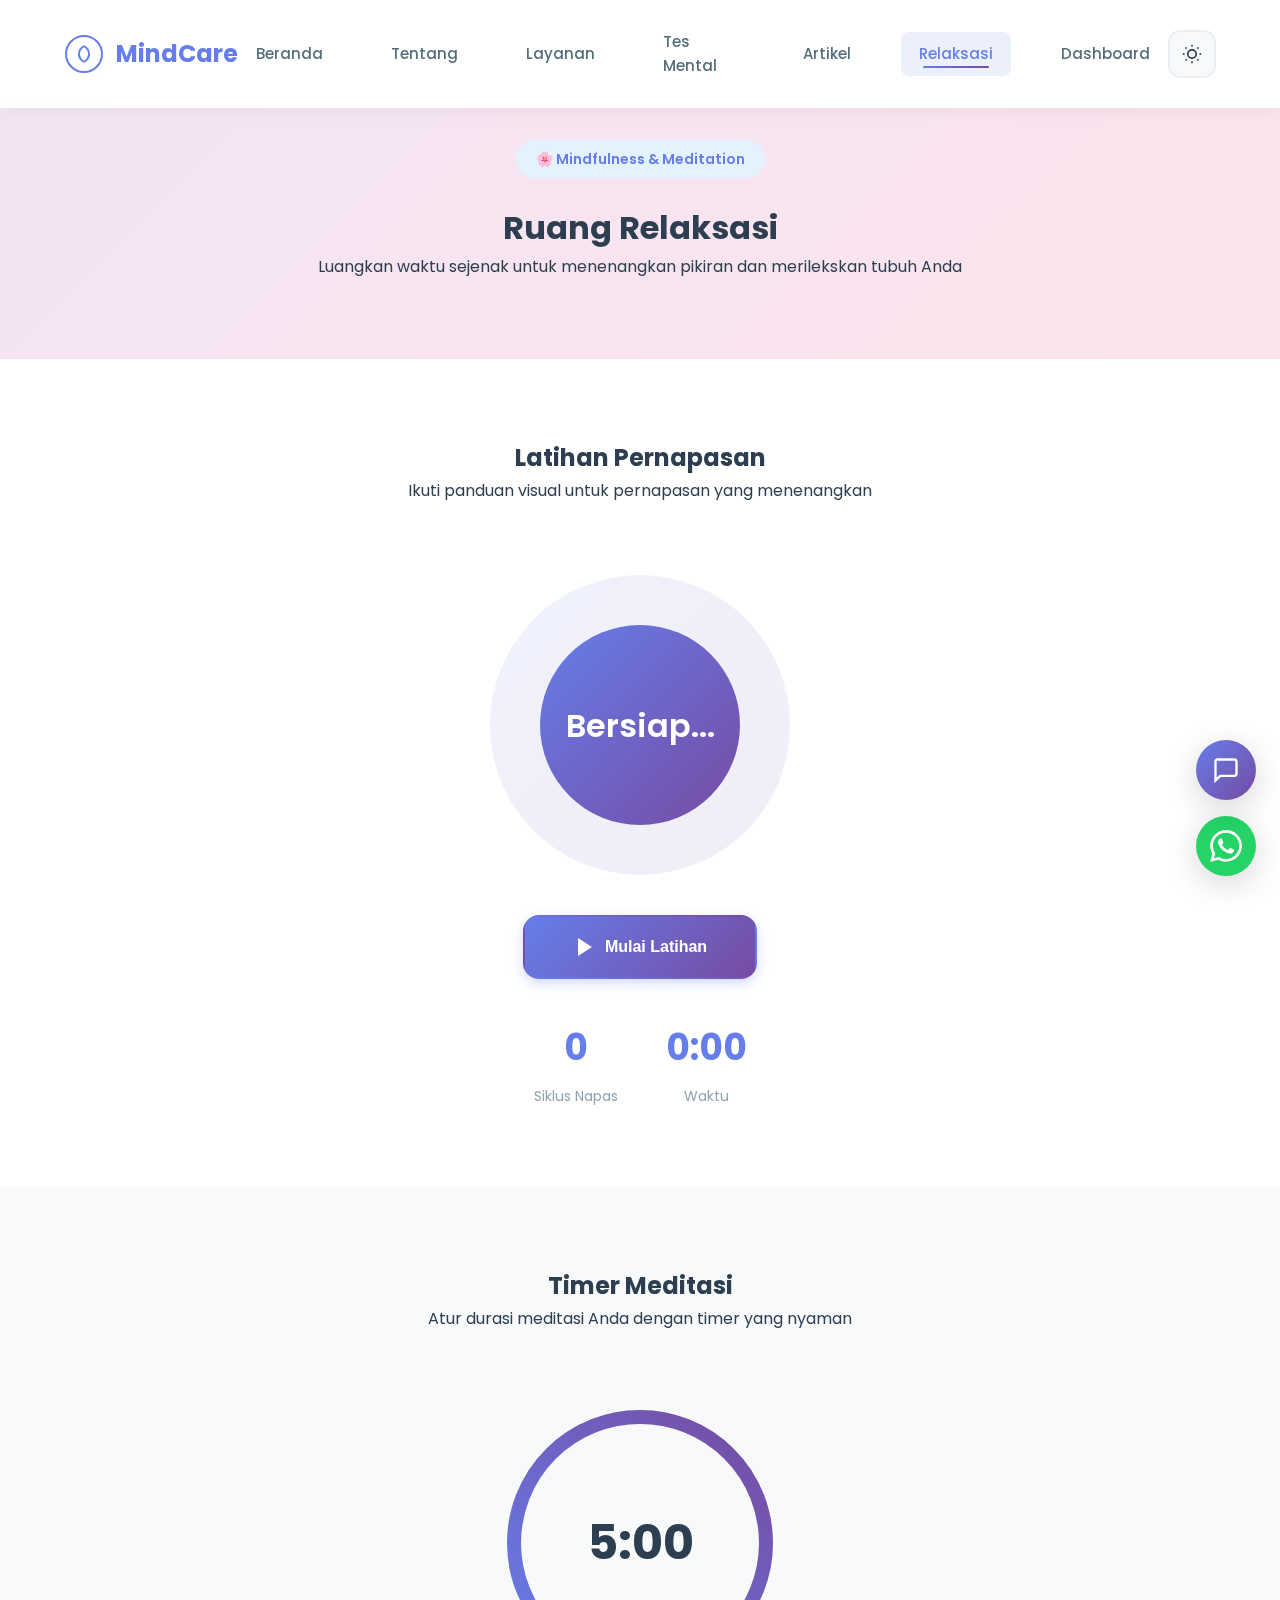
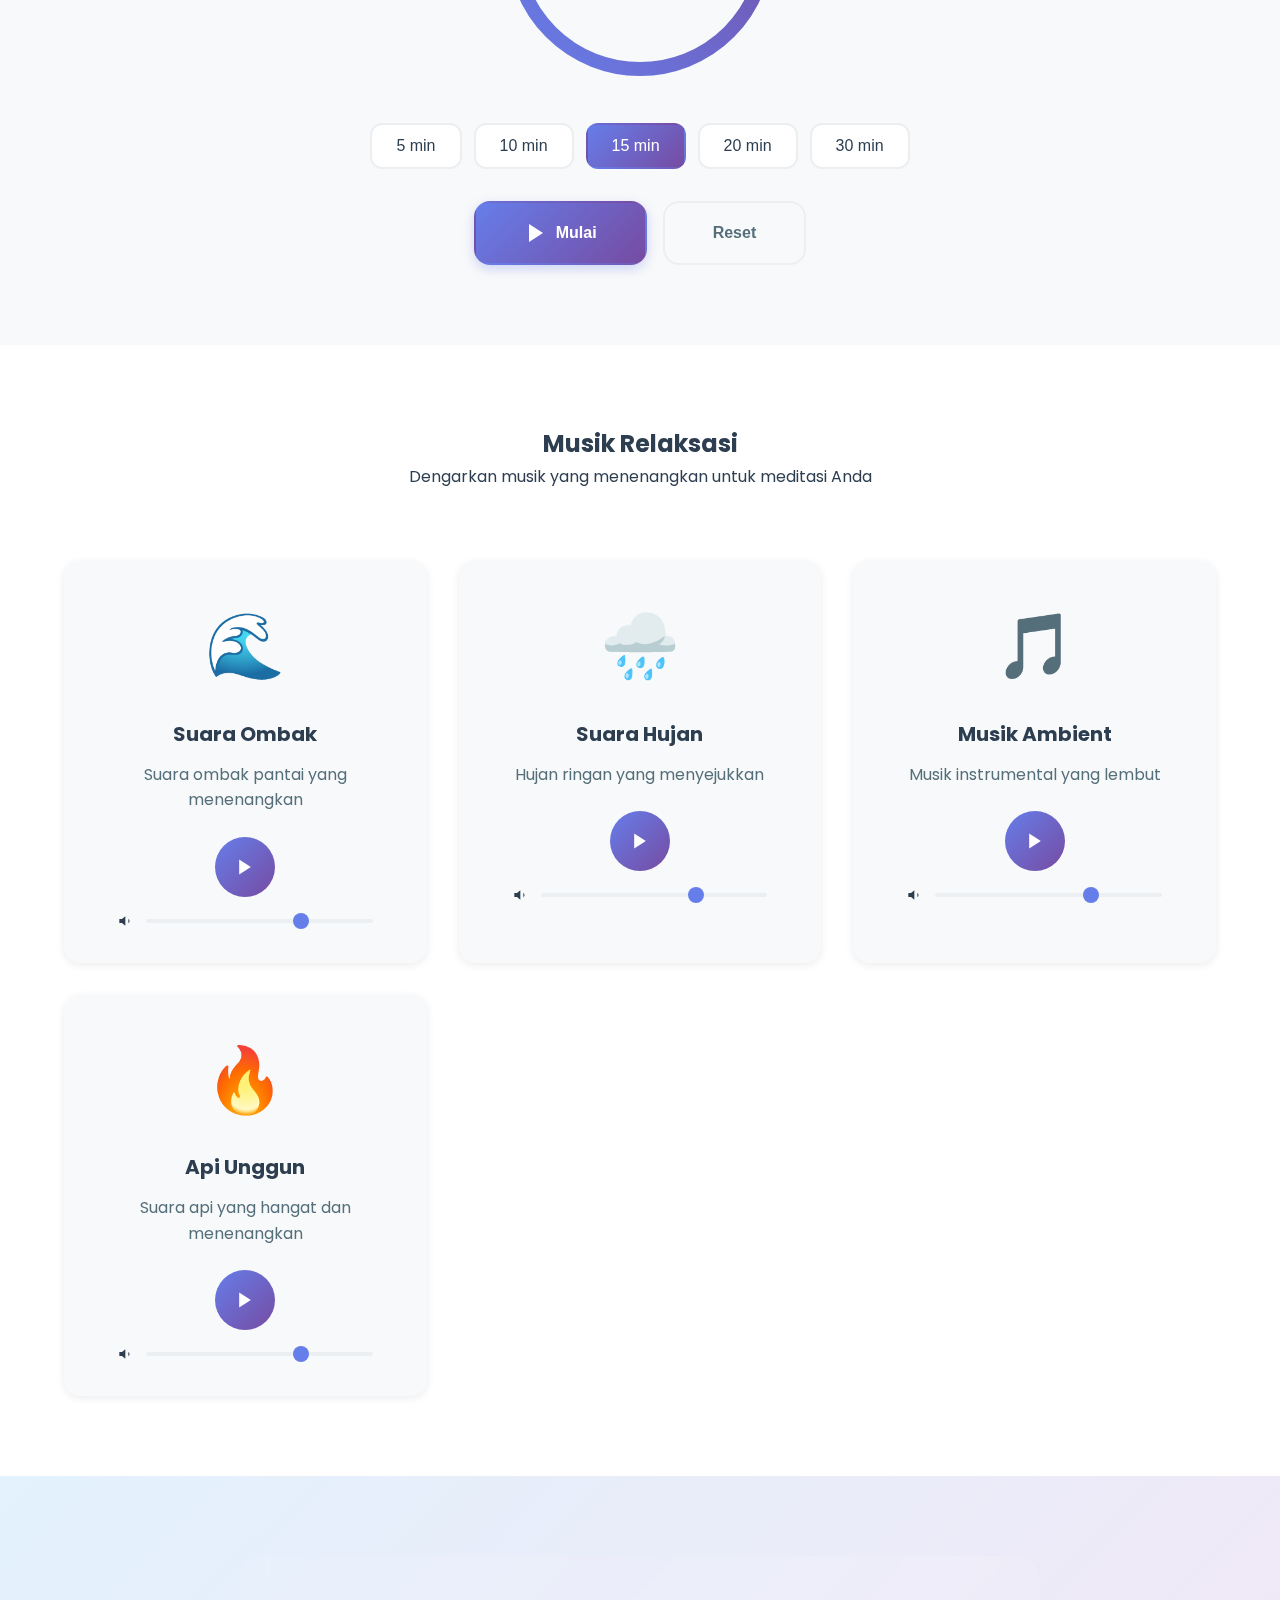
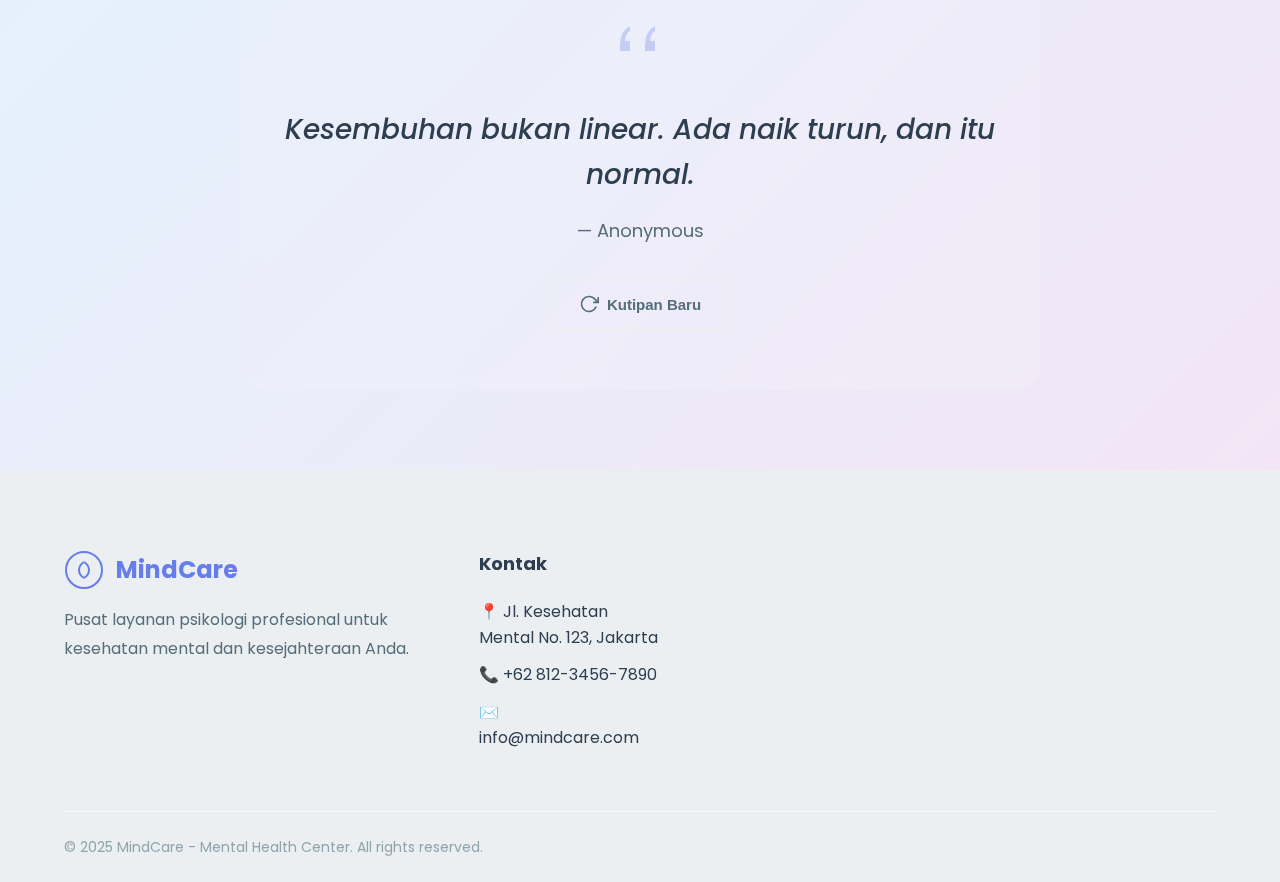
<file: relaksasi.html>
<!DOCTYPE html>
<html lang="id">
<head>
    <meta charset="UTF-8">
    <meta name="viewport" content="width=device-width, initial-scale=1.0">
    <title>Ruang Relaksasi - MindCare</title>
    <link rel="stylesheet" href="style.css">
    <link rel="stylesheet" href="relaksasi-style.css">
    <link href="https://fonts.googleapis.com/css2?family=Poppins:wght@300;400;500;600;700&display=swap" rel="stylesheet">
</head>
<body>
    <!-- Navigation -->
    <nav class="navbar" id="navbar">
        <div class="container nav-container">
            <div class="logo">
                <svg width="40" height="40" viewBox="0 0 40 40">
                    <circle cx="20" cy="20" r="18" fill="none" stroke="currentColor" stroke-width="2"/>
                    <path d="M20 12 C20 12, 15 15, 15 20 C15 25, 20 28, 20 28" fill="none" stroke="currentColor" stroke-width="2"/>
                    <path d="M20 12 C20 12, 25 15, 25 20 C25 25, 20 28, 20 28" fill="none" stroke="currentColor" stroke-width="2"/>
                </svg>
                <span>MindCare</span>
            </div>
            <ul class="nav-menu" id="navMenu">
                <li><a href="index.html" class="nav-link">Beranda</a></li>
                <li><a href="index.html#about" class="nav-link">Tentang</a></li>
                <li><a href="layanan.html" class="nav-link">Layanan</a></li>
                <li><a href="tes-mental.html" class="nav-link">Tes Mental</a></li>
                <li><a href="artikel.html" class="nav-link">Artikel</a></li>
                <li><a href="relaksasi.html" class="nav-link active">Relaksasi</a></li>
                <li><a href="dashboard.html" class="nav-link">Dashboard</a></li>
            </ul>
            <div class="nav-actions">
                <button class="theme-toggle" id="themeToggle" aria-label="Toggle Dark Mode">
                    <svg class="sun-icon" width="20" height="20" viewBox="0 0 24 24" fill="none" stroke="currentColor" stroke-width="2">
                        <circle cx="12" cy="12" r="5"/>
                        <line x1="12" y1="1" x2="12" y2="3"/>
                        <line x1="12" y1="21" x2="12" y2="23"/>
                        <line x1="4.22" y1="4.22" x2="5.64" y2="5.64"/>
                        <line x1="18.36" y1="18.36" x2="19.78" y2="19.78"/>
                        <line x1="1" y1="12" x2="3" y2="12"/>
                        <line x1="21" y1="12" x2="23" y2="12"/>
                        <line x1="4.22" y1="19.78" x2="5.64" y2="18.36"/>
                        <line x1="18.36" y1="5.64" x2="19.78" y2="4.22"/>
                    </svg>
                    <svg class="moon-icon" width="20" height="20" viewBox="0 0 24 24" fill="none" stroke="currentColor" stroke-width="2">
                        <path d="M21 12.79A9 9 0 1 1 11.21 3 7 7 0 0 0 21 12.79z"/>
                    </svg>
                </button>
                <div class="hamburger" id="hamburger">
                    <span></span>
                    <span></span>
                    <span></span>
                </div>
            </div>
        </div>
    </nav>

    <!-- Hero Section -->
    <section class="relax-hero">
        <div class="container">
            <div class="hero-content">
                <span class="hero-badge">🌸 Mindfulness & Meditation</span>
                <h1>Ruang Relaksasi</h1>
                <p>Luangkan waktu sejenak untuk menenangkan pikiran dan merilekskan tubuh Anda</p>
            </div>
        </div>
        <div class="floating-particles">
            <div class="particle"></div>
            <div class="particle"></div>
            <div class="particle"></div>
            <div class="particle"></div>
            <div class="particle"></div>
        </div>
    </section>

    <!-- Breathing Exercise Section -->
    <section class="breathing-section">
        <div class="container">
            <div class="section-header">
                <h2>Latihan Pernapasan</h2>
                <p>Ikuti panduan visual untuk pernapasan yang menenangkan</p>
            </div>

            <div class="breathing-container">
                <div class="breathing-circle" id="breathingCircle">
                    <div class="breathing-inner-circle"></div>
                    <div class="breathing-text" id="breathingText">Bersiap...</div>
                </div>

                <div class="breathing-controls">
                    <button class="btn-primary btn-large" id="startBreathing" onclick="startBreathingExercise()">
                        <svg width="24" height="24" viewBox="0 0 24 24" fill="currentColor">
                            <polygon points="5 3 19 12 5 21 5 3"/>
                        </svg>
                        Mulai Latihan
                    </button>
                    <button class="btn-secondary btn-large" id="stopBreathing" onclick="stopBreathingExercise()" style="display: none;">
                        <svg width="24" height="24" viewBox="0 0 24 24" fill="currentColor">
                            <rect x="6" y="4" width="4" height="16"/>
                            <rect x="14" y="4" width="4" height="16"/>
                        </svg>
                        Berhenti
                    </button>
                </div>

                <div class="breathing-stats">
                    <div class="stat-item">
                        <div class="stat-value" id="breathCount">0</div>
                        <div class="stat-label">Siklus Napas</div>
                    </div>
                    <div class="stat-item">
                        <div class="stat-value" id="breathTime">0:00</div>
                        <div class="stat-label">Waktu</div>
                    </div>
                </div>
            </div>
        </div>
    </section>

    <!-- Meditation Timer Section -->
    <section class="meditation-section">
        <div class="container">
            <div class="section-header">
                <h2>Timer Meditasi</h2>
                <p>Atur durasi meditasi Anda dengan timer yang nyaman</p>
            </div>

            <div class="meditation-container">
                <div class="timer-display">
                    <div class="timer-circle">
                        <svg class="timer-svg" viewBox="0 0 200 200">
                            <circle cx="100" cy="100" r="90" class="timer-bg"/>
                            <circle cx="100" cy="100" r="90" class="timer-progress" id="timerProgress"/>
                        </svg>
                        <div class="timer-time" id="timerDisplay">5:00</div>
                    </div>
                </div>

                <div class="timer-presets">
                    <button class="preset-btn" onclick="setTimer(5)">5 min</button>
                    <button class="preset-btn" onclick="setTimer(10)">10 min</button>
                    <button class="preset-btn active" onclick="setTimer(15)">15 min</button>
                    <button class="preset-btn" onclick="setTimer(20)">20 min</button>
                    <button class="preset-btn" onclick="setTimer(30)">30 min</button>
                </div>

                <div class="timer-controls">
                    <button class="btn-primary btn-large" id="startTimer" onclick="startTimer()">
                        <svg width="24" height="24" viewBox="0 0 24 24" fill="currentColor">
                            <polygon points="5 3 19 12 5 21 5 3"/>
                        </svg>
                        Mulai
                    </button>
                    <button class="btn-secondary btn-large" id="pauseTimer" onclick="pauseTimer()" style="display: none;">
                        <svg width="24" height="24" viewBox="0 0 24 24" fill="currentColor">
                            <rect x="6" y="4" width="4" height="16"/>
                            <rect x="14" y="4" width="4" height="16"/>
                        </svg>
                        Jeda
                    </button>
                    <button class="btn-outline btn-large" onclick="resetTimer()">Reset</button>
                </div>
            </div>
        </div>
    </section>

    <!-- Relaxing Music Section -->
    <section class="music-section">
        <div class="container">
            <div class="section-header">
                <h2>Musik Relaksasi</h2>
                <p>Dengarkan musik yang menenangkan untuk meditasi Anda</p>
            </div>

            <div class="music-grid">
                <div class="music-card">
                    <div class="music-icon">🌊</div>
                    <h3>Suara Ombak</h3>
                    <p>Suara ombak pantai yang menenangkan</p>
                    <div class="music-player">
                        <button class="play-btn" onclick="playSound('wave')">
                            <svg width="20" height="20" viewBox="0 0 24 24" fill="currentColor">
                                <polygon points="5 3 19 12 5 21 5 3"/>
                            </svg>
                        </button>
                        <div class="volume-control">
                            <svg width="16" height="16" viewBox="0 0 24 24" fill="currentColor">
                                <polygon points="11 5 6 9 2 9 2 15 6 15 11 19 11 5"/>
                                <path d="M15.54 8.46a5 5 0 0 1 0 7.07"/>
                            </svg>
                            <input type="range" min="0" max="100" value="70" class="volume-slider" onchange="setVolume(this.value, 'wave')">
                        </div>
                    </div>
                </div>

                <div class="music-card">
                    <div class="music-icon">🌧️</div>
                    <h3>Suara Hujan</h3>
                    <p>Hujan ringan yang menyejukkan</p>
                    <div class="music-player">
                        <button class="play-btn" onclick="playSound('rain')">
                            <svg width="20" height="20" viewBox="0 0 24 24" fill="currentColor">
                                <polygon points="5 3 19 12 5 21 5 3"/>
                            </svg>
                        </button>
                        <div class="volume-control">
                            <svg width="16" height="16" viewBox="0 0 24 24" fill="currentColor">
                                <polygon points="11 5 6 9 2 9 2 15 6 15 11 19 11 5"/>
                                <path d="M15.54 8.46a5 5 0 0 1 0 7.07"/>
                            </svg>
                            <input type="range" min="0" max="100" value="70" class="volume-slider" onchange="setVolume(this.value, 'rain')">
                        </div>
                    </div>
                </div>

                <div class="music-card">
                    <div class="music-icon">🎵</div>
                    <h3>Musik Ambient</h3>
                    <p>Musik instrumental yang lembut</p>
                    <div class="music-player">
                        <button class="play-btn" onclick="playSound('ambient')">
                            <svg width="20" height="20" viewBox="0 0 24 24" fill="currentColor">
                                <polygon points="5 3 19 12 5 21 5 3"/>
                            </svg>
                        </button>
                        <div class="volume-control">
                            <svg width="16" height="16" viewBox="0 0 24 24" fill="currentColor">
                                <polygon points="11 5 6 9 2 9 2 15 6 15 11 19 11 5"/>
                                <path d="M15.54 8.46a5 5 0 0 1 0 7.07"/>
                            </svg>
                            <input type="range" min="0" max="100" value="70" class="volume-slider" onchange="setVolume(this.value, 'ambient')">
                        </div>
                    </div>
                </div>

                <div class="music-card">
                    <div class="music-icon">🔥</div>
                    <h3>Api Unggun</h3>
                    <p>Suara api yang hangat dan menenangkan</p>
                    <div class="music-player">
                        <button class="play-btn" onclick="playSound('fire')">
                            <svg width="20" height="20" viewBox="0 0 24 24" fill="currentColor">
                                <polygon points="5 3 19 12 5 21 5 3"/>
                            </svg>
                        </button>
                        <div class="volume-control">
                            <svg width="16" height="16" viewBox="0 0 24 24" fill="currentColor">
                                <polygon points="11 5 6 9 2 9 2 15 6 15 11 19 11 5"/>
                                <path d="M15.54 8.46a5 5 0 0 1 0 7.07"/>
                            </svg>
                            <input type="range" min="0" max="100" value="70" class="volume-slider" onchange="setVolume(this.value, 'fire')">
                        </div>
                    </div>
                </div>
            </div>
        </div>
    </section>

    <!-- Motivational Quotes Section -->
    <section class="quotes-section">
        <div class="container">
            <div class="quote-container">
                <svg width="60" height="60" viewBox="0 0 60 60" class="quote-icon">
                    <path d="M10 30 Q10 15 20 10 L20 15 Q15 18 15 25 L20 25 L20 35 L10 35 Z" fill="var(--primary-color)" opacity="0.3"/>
                    <path d="M35 30 Q35 15 45 10 L45 15 Q40 18 40 25 L45 25 L45 35 L35 35 Z" fill="var(--primary-color)" opacity="0.3"/>
                </svg>
                <p class="quote-text" id="quoteText">Loading...</p>
                <p class="quote-author" id="quoteAuthor"></p>
                <button class="btn-outline" onclick="loadNewQuote()">
                    <svg width="20" height="20" viewBox="0 0 24 24" fill="none" stroke="currentColor" stroke-width="2">
                        <polyline points="23 4 23 10 17 10"/>
                        <path d="M20.49 15a9 9 0 1 1-2.12-9.36L23 10"/>
                    </svg>
                    Kutipan Baru
                </button>
            </div>
        </div>
    </section>

    <!-- Footer -->
    <footer class="footer">
        <div class="container">
            <div class="footer-content">
                <div class="footer-column">
                    <div class="footer-logo">
                        <svg width="40" height="40" viewBox="0 0 40 40">
                            <circle cx="20" cy="20" r="18" fill="none" stroke="currentColor" stroke-width="2"/>
                            <path d="M20 12 C20 12, 15 15, 15 20 C15 25, 20 28, 20 28" fill="none" stroke="currentColor" stroke-width="2"/>
                            <path d="M20 12 C20 12, 25 15, 25 20 C25 25, 20 28, 20 28" fill="none" stroke="currentColor" stroke-width="2"/>
                        </svg>
                        <span>MindCare</span>
                    </div>
                    <p>Pusat layanan psikologi profesional untuk kesehatan mental dan kesejahteraan Anda.</p>
                </div>
                <div class="footer-column">
                    <h3>Kontak</h3>
                    <ul class="contact-list">
                        <li>📍 Jl. Kesehatan Mental No. 123, Jakarta</li>
                        <li>📞 +62 812-3456-7890</li>
                        <li>✉️ info@mindcare.com</li>
                    </ul>
                </div>
            </div>
            <div class="footer-bottom">
                <p>&copy; 2025 MindCare - Mental Health Center. All rights reserved.</p>
            </div>
        </div>
    </footer>

    <!-- Floating Buttons -->
    <a href="https://wa.me/6281234567890?text=Halo, saya ingin berkonsultasi" class="whatsapp-float" target="_blank" aria-label="WhatsApp">
        <svg width="32" height="32" viewBox="0 0 24 24" fill="currentColor">
            <path d="M17.472 14.382c-.297-.149-1.758-.867-2.03-.967-.273-.099-.471-.148-.67.15-.197.297-.767.966-.94 1.164-.173.199-.347.223-.644.075-.297-.15-1.255-.463-2.39-1.475-.883-.788-1.48-1.761-1.653-2.059-.173-.297-.018-.458.13-.606.134-.133.298-.347.446-.52.149-.174.198-.298.298-.497.099-.198.05-.371-.025-.52-.075-.149-.669-1.612-.916-2.207-.242-.579-.487-.5-.669-.51-.173-.008-.371-.01-.57-.01-.198 0-.52.074-.792.372-.272.297-1.04 1.016-1.04 2.479 0 1.462 1.065 2.875 1.213 3.074.149.198 2.096 3.2 5.077 4.487.709.306 1.262.489 1.694.625.712.227 1.36.195 1.871.118.571-.085 1.758-.719 2.006-1.413.248-.694.248-1.289.173-1.413-.074-.124-.272-.198-.57-.347m-5.421 7.403h-.004a9.87 9.87 0 01-5.031-1.378l-.361-.214-3.741.982.998-3.648-.235-.374a9.86 9.86 0 01-1.51-5.26c.001-5.45 4.436-9.884 9.888-9.884 2.64 0 5.122 1.03 6.988 2.898a9.825 9.825 0 012.893 6.994c-.003 5.45-4.437 9.884-9.885 9.884m8.413-18.297A11.815 11.815 0 0012.05 0C5.495 0 .16 5.335.157 11.892c0 2.096.547 4.142 1.588 5.945L.057 24l6.305-1.654a11.882 11.882 0 005.683 1.448h.005c6.554 0 11.89-5.335 11.893-11.893a11.821 11.821 0 00-3.48-8.413z"/>
        </svg>
    </a>

    <button class="chatbot-toggle" id="chatbotToggle" aria-label="Open Chat">
        <svg width="28" height="28" viewBox="0 0 24 24" fill="none" stroke="currentColor" stroke-width="2">
            <path d="M21 15a2 2 0 0 1-2 2H7l-4 4V5a2 2 0 0 1 2-2h14a2 2 0 0 1 2 2z"/>
        </svg>
    </button>

    <!-- Chatbot Container -->
    <div class="chatbot-container" id="chatbotContainer">
        <div class="chatbot-header">
            <h3>MindCare Assistant</h3>
            <button class="chatbot-close" id="chatbotClose">×</button>
        </div>
        <div class="chatbot-messages" id="chatbotMessages">
            <div class="bot-message">
                <div class="message-avatar">🤖</div>
                <div class="message-content">
                    <p>Selamat datang di ruang relaksasi. Butuh bantuan?</p>
                </div>
            </div>
        </div>
        <div class="chatbot-input">
            <input type="text" id="chatbotInput" placeholder="Ketik pesan Anda...">
            <button id="chatbotSend">
                <svg width="20" height="20" viewBox="0 0 24 24" fill="none" stroke="currentColor" stroke-width="2">
                    <line x1="22" y1="2" x2="11" y2="13"/>
                    <polygon points="22 2 15 22 11 13 2 9 22 2"/>
                </svg>
            </button>
        </div>
    </div>

    <script src="script.js"></script>
    <script src="chatbot.js"></script>
    <script src="relaksasi.js"></script>
</body>
</html>
</file>
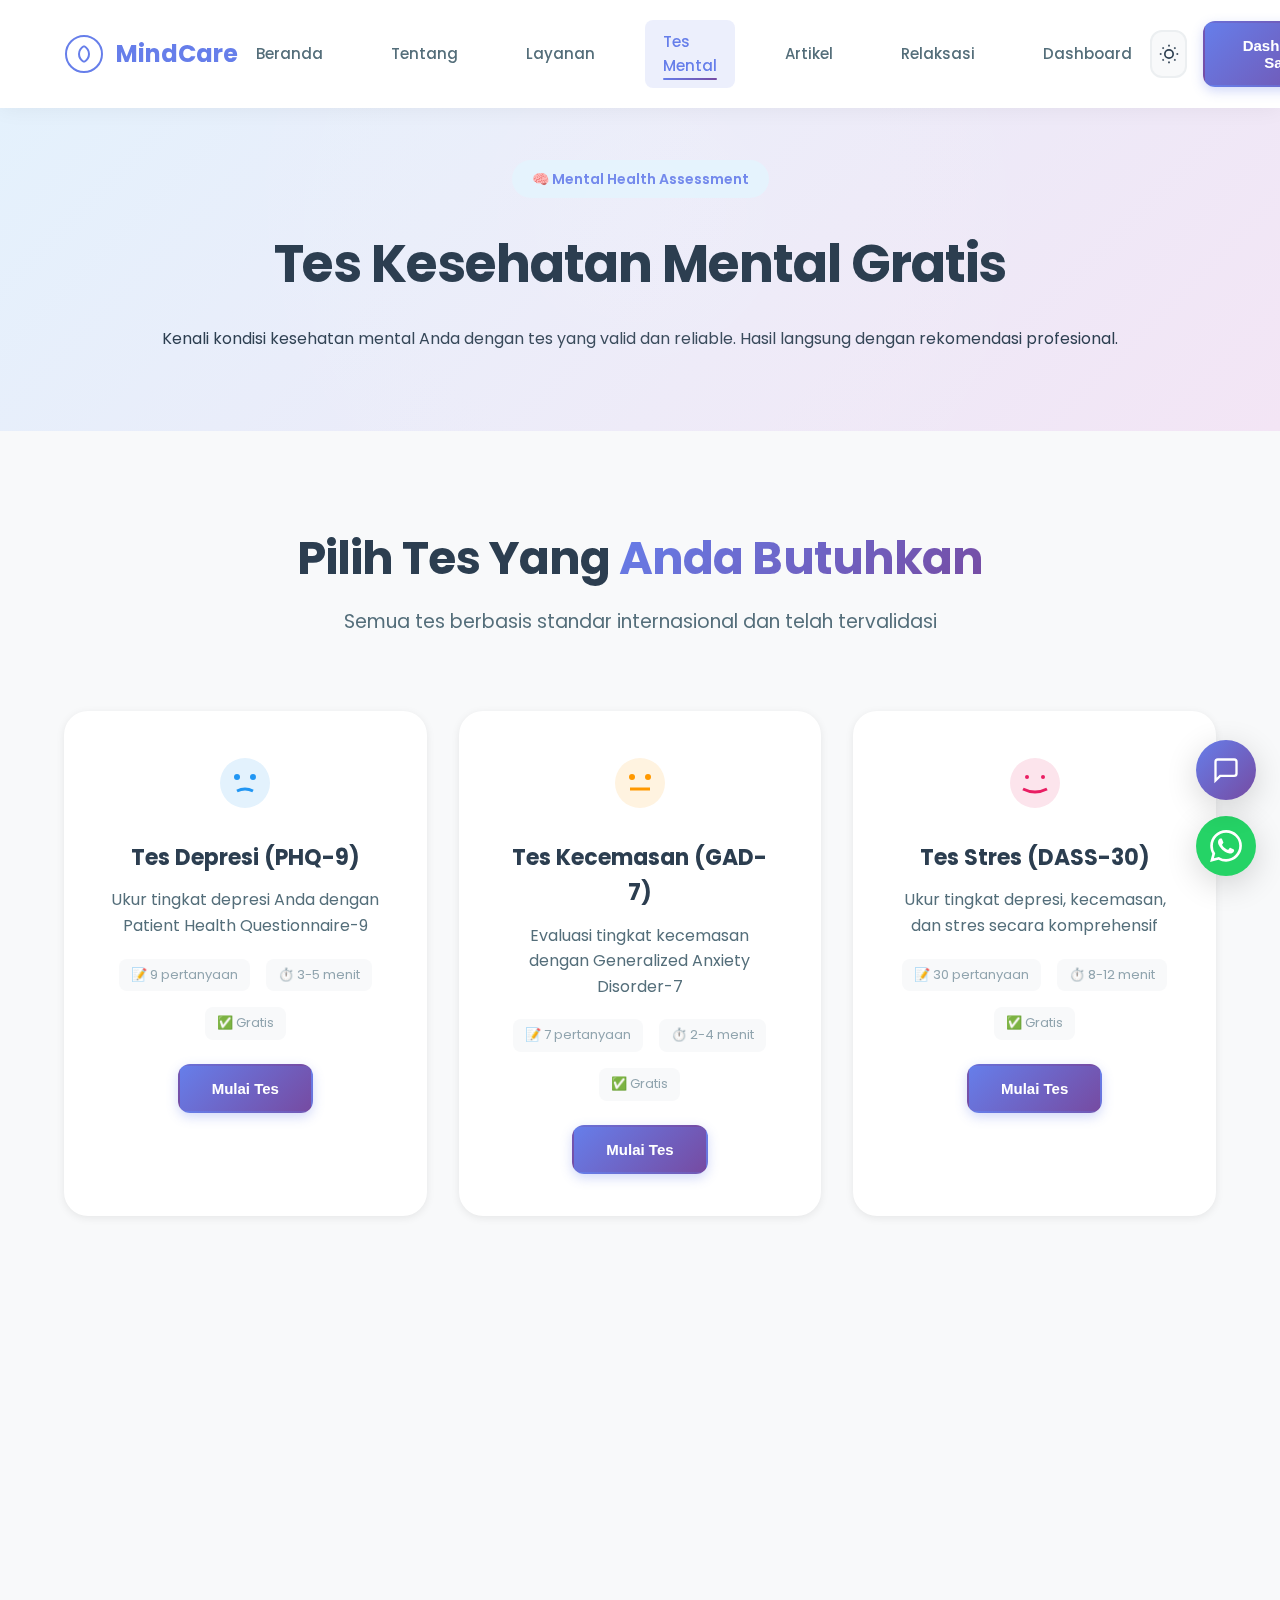
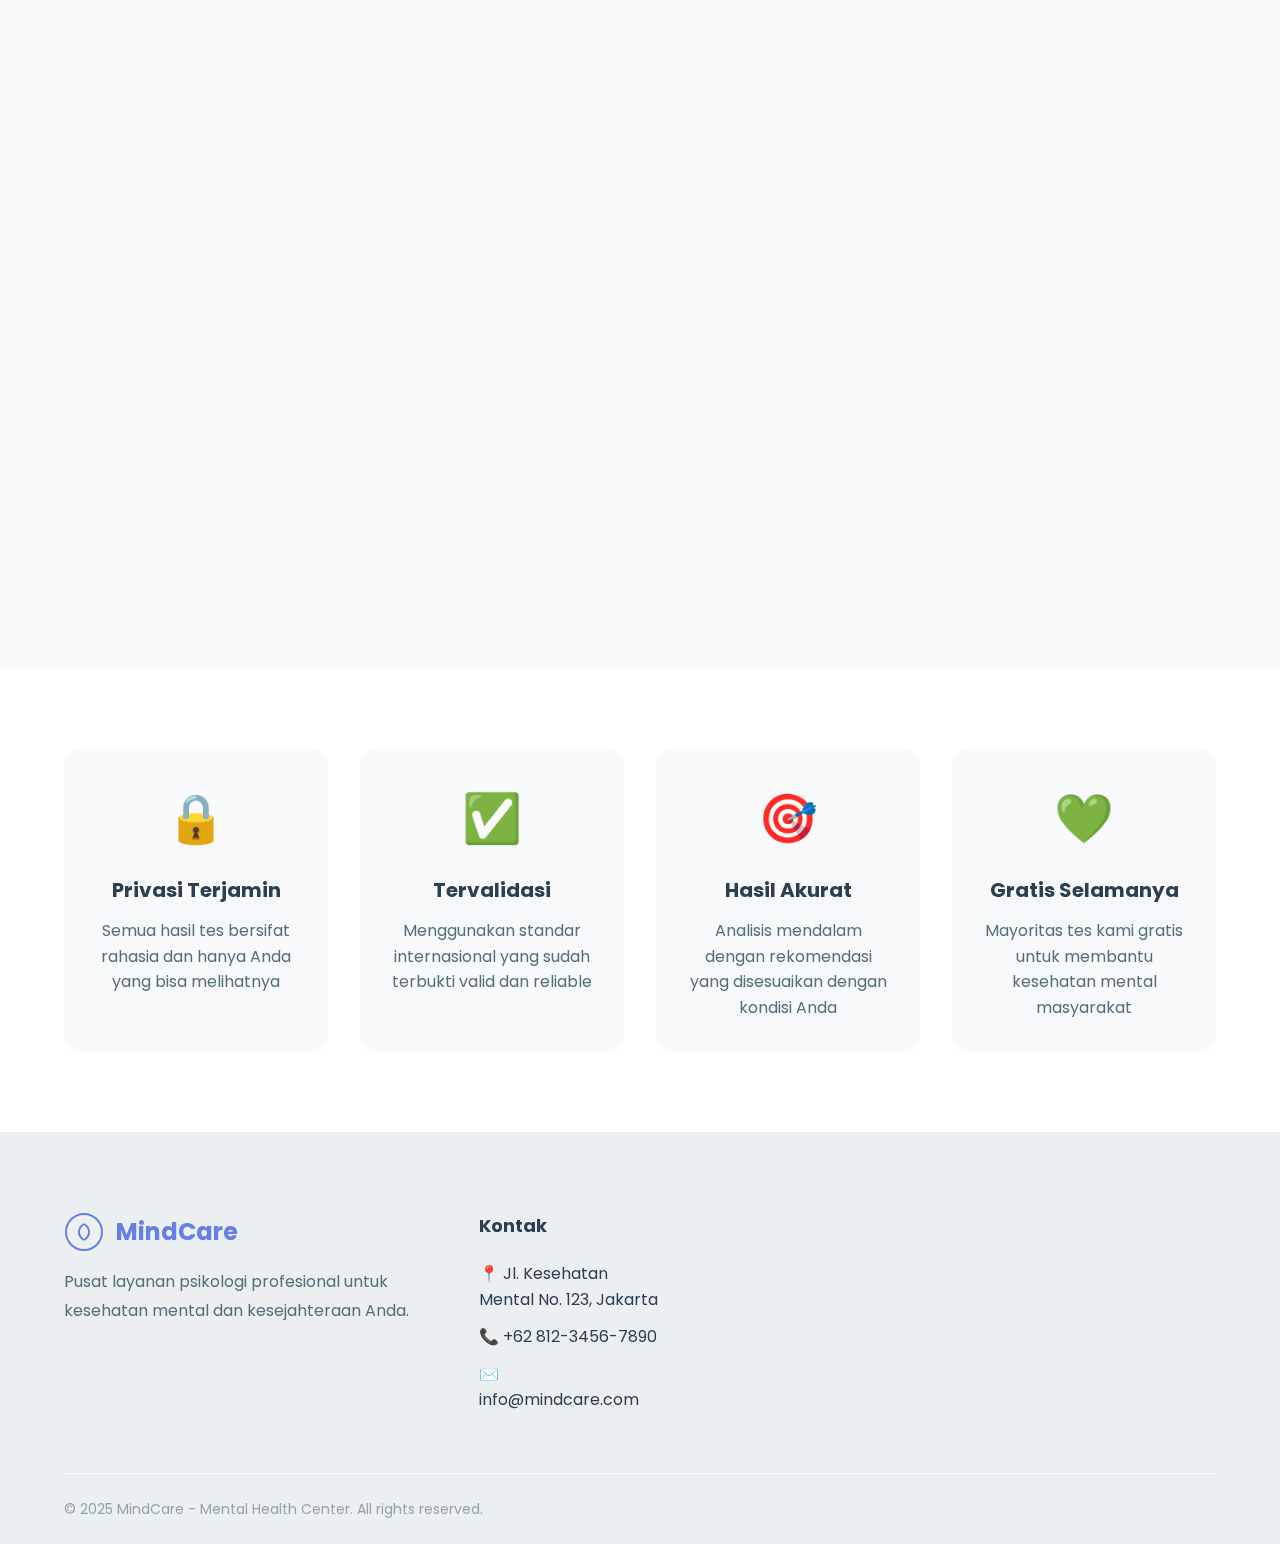
<file: tes-mental.html>
<!DOCTYPE html>
<html lang="id">
<head>
    <meta charset="UTF-8">
    <meta name="viewport" content="width=device-width, initial-scale=1.0">
    <title>Tes Mental Health - MindCare</title>
    <link rel="stylesheet" href="style.css">
    <link rel="stylesheet" href="tes-style.css">
    <link href="https://fonts.googleapis.com/css2?family=Poppins:wght@300;400;500;600;700&display=swap" rel="stylesheet">
</head>
<body>
    <!-- Page Transition Overlay -->
    <div class="page-transition" id="pageTransition"></div>
    
    <!-- Navigation -->
    <nav class="navbar" id="navbar">
        <div class="container nav-container">
            <div class="logo">
                <svg width="40" height="40" viewBox="0 0 40 40">
                    <circle cx="20" cy="20" r="18" fill="none" stroke="currentColor" stroke-width="2"/>
                    <path d="M20 12 C20 12, 15 15, 15 20 C15 25, 20 28, 20 28" fill="none" stroke="currentColor" stroke-width="2"/>
                    <path d="M20 12 C20 12, 25 15, 25 20 C25 25, 20 28, 20 28" fill="none" stroke="currentColor" stroke-width="2"/>
                </svg>
                <span>MindCare</span>
            </div>
            <ul class="nav-menu" id="navMenu">
                <li><a href="index.html" class="nav-link">Beranda</a></li>
                <li><a href="index.html#about" class="nav-link">Tentang</a></li>
                <li><a href="layanan.html" class="nav-link">Layanan</a></li>
                <li><a href="tes-mental.html" class="nav-link active">Tes Mental</a></li>
                <li><a href="artikel.html" class="nav-link">Artikel</a></li>
                <li><a href="relaksasi.html" class="nav-link">Relaksasi</a></li>
                <li><a href="dashboard.html" class="nav-link">Dashboard</a></li>
            </ul>
            <div class="nav-actions">
                <button class="theme-toggle" id="themeToggle" aria-label="Toggle Dark Mode">
                    <svg class="sun-icon" width="20" height="20" viewBox="0 0 24 24" fill="none" stroke="currentColor" stroke-width="2">
                        <circle cx="12" cy="12" r="5"/>
                        <line x1="12" y1="1" x2="12" y2="3"/>
                        <line x1="12" y1="21" x2="12" y2="23"/>
                        <line x1="4.22" y1="4.22" x2="5.64" y2="5.64"/>
                        <line x1="18.36" y1="18.36" x2="19.78" y2="19.78"/>
                        <line x1="1" y1="12" x2="3" y2="12"/>
                        <line x1="21" y1="12" x2="23" y2="12"/>
                        <line x1="4.22" y1="19.78" x2="5.64" y2="18.36"/>
                        <line x1="18.36" y1="5.64" x2="19.78" y2="4.22"/>
                    </svg>
                    <svg class="moon-icon" width="20" height="20" viewBox="0 0 24 24" fill="none" stroke="currentColor" stroke-width="2">
                        <path d="M21 12.79A9 9 0 1 1 11.21 3 7 7 0 0 0 21 12.79z"/>
                    </svg>
                </button>
                <button class="btn-primary" onclick="window.location.href='dashboard.html'">Dashboard Saya</button>
                <div class="hamburger" id="hamburger">
                    <span></span>
                    <span></span>
                    <span></span>
                </div>
            </div>
        </div>
    </nav>

    <!-- Hero Section -->
    <section class="test-hero">
        <div class="container">
            <div class="hero-content">
                <span class="hero-badge">🧠 Mental Health Assessment</span>
                <h1>Tes Kesehatan Mental Gratis</h1>
                <p>Kenali kondisi kesehatan mental Anda dengan tes yang valid dan reliable. Hasil langsung dengan rekomendasi profesional.</p>
            </div>
        </div>
    </section>

    <!-- Test Categories -->
    <section class="test-categories">
        <div class="container">
            <div class="section-header">
                <h2 class="section-title">Pilih Tes Yang <span class="gradient-text">Anda Butuhkan</span></h2>
                <p class="section-description">Semua tes berbasis standar internasional dan telah tervalidasi</p>
            </div>
            
            <div class="test-grid">
                <!-- PHQ-9 Depression Test -->
                <div class="test-card slide-up" data-test="phq9">
                    <div class="test-icon">
                        <svg width="60" height="60" viewBox="0 0 60 60">
                            <circle cx="30" cy="30" r="25" fill="#E3F2FD"/>
                            <circle cx="22" cy="24" r="3" fill="#2196F3"/>
                            <circle cx="38" cy="24" r="3" fill="#2196F3"/>
                            <path d="M22 38 Q30 34 38 38" stroke="#2196F3" stroke-width="3" fill="none"/>
                        </svg>
                    </div>
                    <h3>Tes Depresi (PHQ-9)</h3>
                    <p>Ukur tingkat depresi Anda dengan Patient Health Questionnaire-9</p>
                    <div class="test-info">
                        <span>📝 9 pertanyaan</span>
                        <span>⏱️ 3-5 menit</span>
                        <span>✅ Gratis</span>
                    </div>
                    <button class="btn-primary btn-block" onclick="startTest('phq9')">Mulai Tes</button>
                </div>

                <!-- GAD-7 Anxiety Test -->
                <div class="test-card slide-up" data-test="gad7">
                    <div class="test-icon">
                        <svg width="60" height="60" viewBox="0 0 60 60">
                            <circle cx="30" cy="30" r="25" fill="#FFF3E0"/>
                            <circle cx="22" cy="24" r="3" fill="#FF9800"/>
                            <circle cx="38" cy="24" r="3" fill="#FF9800"/>
                            <path d="M20 36 L40 36" stroke="#FF9800" stroke-width="3"/>
                        </svg>
                    </div>
                    <h3>Tes Kecemasan (GAD-7)</h3>
                    <p>Evaluasi tingkat kecemasan dengan Generalized Anxiety Disorder-7</p>
                    <div class="test-info">
                        <span>📝 7 pertanyaan</span>
                        <span>⏱️ 2-4 menit</span>
                        <span>✅ Gratis</span>
                    </div>
                    <button class="btn-primary btn-block" onclick="startTest('gad7')">Mulai Tes</button>
                </div>

                <!-- DASS-30 Stress Test -->
                <div class="test-card slide-up" data-test="dass21">
                    <div class="test-icon">
                        <svg width="60" height="60" viewBox="0 0 60 60">
                            <circle cx="30" cy="30" r="25" fill="#FCE4EC"/>
                            <circle cx="22" cy="24" r="2" fill="#E91E63"/>
                            <circle cx="38" cy="24" r="2" fill="#E91E63"/>
                            <path d="M18 36 Q30 42 42 36" stroke="#E91E63" stroke-width="3" fill="none"/>
                        </svg>
                    </div>
                    <h3>Tes Stres (DASS-30)</h3>
                    <p>Ukur tingkat depresi, kecemasan, dan stres secara komprehensif</p>
                    <div class="test-info">
                        <span>📝 30 pertanyaan</span>
                        <span>⏱️ 8-12 menit</span>
                        <span>✅ Gratis</span>
                    </div>
                    <button class="btn-primary btn-block" onclick="startTest('dass21')">Mulai Tes</button>
                </div>

                <!-- MBTI Personality Test -->
                <div class="test-card slide-up" data-test="mbti">
                    <div class="test-badge">Popular</div>
                    <div class="test-icon">
                        <svg width="60" height="60" viewBox="0 0 60 60">
                            <circle cx="30" cy="30" r="25" fill="#F3E5F5"/>
                            <circle cx="22" cy="24" r="4" fill="#9C27B0"/>
                            <circle cx="38" cy="24" r="4" fill="#9C27B0"/>
                            <path d="M20 36 Q30 42 40 36" stroke="#9C27B0" stroke-width="3" fill="none"/>
                        </svg>
                    </div>
                    <h3>Tes Kepribadian (MBTI)</h3>
                    <p>Temukan tipe kepribadian Anda dari 16 tipe MBTI</p>
                    <div class="test-info">
                        <span>📝 40 pertanyaan</span>
                        <span>⏱️ 10-15 menit</span>
                        <span>✅ Gratis</span>
                    </div>
                    <button class="btn-primary btn-block" onclick="startTest('mbti')">Mulai Tes</button>
                </div>

                <!-- Self-Esteem Test -->
                <div class="test-card slide-up" data-test="self-esteem">
                    <div class="test-icon">
                        <svg width="60" height="60" viewBox="0 0 60 60">
                            <circle cx="30" cy="30" r="25" fill="#E8F5E9"/>
                            <path d="M30 15 L35 25 L45 25 L37 32 L40 42 L30 35 L20 42 L23 32 L15 25 L25 25 Z" fill="#4CAF50"/>
                        </svg>
                    </div>
                    <h3>Tes Self-Esteem</h3>
                    <p>Ukur tingkat kepercayaan diri dan harga diri Anda</p>
                    <div class="test-info">
                        <span>📝 10 pertanyaan</span>
                        <span>⏱️ 3-5 menit</span>
                        <span>✅ Gratis</span>
                    </div>
                    <button class="btn-primary btn-block" onclick="startTest('self-esteem')">Mulai Tes</button>
                </div>

                <!-- Love Language Test -->
                <div class="test-card slide-up" data-test="lovelanguage">
                    <div class="test-icon">
                        <svg width="60" height="60" viewBox="0 0 60 60">
                            <circle cx="30" cy="30" r="25" fill="#FCE4EC"/>
                            <path d="M20 28 Q20 18 30 18 Q40 18 40 28 Q40 38 30 45 Q20 38 20 28" fill="#E91E63"/>
                        </svg>
                    </div>
                    <h3>Tes Love Language</h3>
                    <p>Temukan bahasa cinta Anda untuk hubungan yang lebih baik</p>
                    <div class="test-info">
                        <span>📝 30 pertanyaan</span>
                        <span>⏱️ 8-10 menit</span>
                        <span>✅ Gratis</span>
                    </div>
                    <button class="btn-primary btn-block" onclick="startTest('lovelanguage')">Mulai Tes</button>
                </div>

                <!-- Mental Health Check-in -->
                <div class="test-card slide-up" data-test="checkin">
                    <div class="test-badge">Daily</div>
                    <div class="test-icon">
                        <svg width="60" height="60" viewBox="0 0 60 60">
                            <circle cx="30" cy="30" r="25" fill="#E1F5FE"/>
                            <path d="M30 15 L30 35 M30 35 L40 25" stroke="#03A9F4" stroke-width="4" stroke-linecap="round"/>
                            <circle cx="30" cy="42" r="2" fill="#03A9F4"/>
                        </svg>
                    </div>
                    <h3>Check-in Harian</h3>
                    <p>Pantau kesehatan mental Anda setiap hari</p>
                    <div class="test-info">
                        <span>📝 5 pertanyaan</span>
                        <span>⏱️ 1-2 menit</span>
                        <span>✅ Gratis</span>
                    </div>
                    <button class="btn-primary btn-block" onclick="startTest('checkin')">Mulai Check-in</button>
                </div>

                <!-- Burnout Test -->
                <div class="test-card slide-up" data-test="burnout">
                    <div class="test-icon">
                        <svg width="60" height="60" viewBox="0 0 60 60">
                            <circle cx="30" cy="30" r="25" fill="#FFF3E0"/>
                            <circle cx="30" cy="30" r="18" fill="#FF9800"/>
                            <circle cx="30" cy="30" r="10" fill="#FFF3E0"/>
                        </svg>
                    </div>
                    <h3>Tes Burnout</h3>
                    <p>Deteksi tanda-tanda kelelahan mental dan burnout</p>
                    <div class="test-info">
                        <span>📝 15 pertanyaan</span>
                        <span>⏱️ 5-7 menit</span>
                        <span>✅ Gratis</span>
                    </div>
                    <button class="btn-primary btn-block" onclick="startTest('burnout')">Mulai Tes</button>
                </div>
            </div>
        </div>
    </section>

    <!-- Test Container (Hidden by default) -->
    <div class="test-container" id="testContainer">
        <div class="test-overlay"></div>
        <div class="test-modal">
            <button class="test-close" onclick="closeTest()">&times;</button>
            
            <div class="test-header">
                <h2 id="testTitle">Tes Mental Health</h2>
                <div class="progress-container">
                    <div class="progress-bar">
                        <div class="progress-fill" id="progressBar"></div>
                    </div>
                    <span class="progress-text" id="progressText">Pertanyaan 1 dari 9</span>
                </div>
            </div>

            <div class="test-body" id="testBody">
                <!-- Questions will be inserted here by JavaScript -->
            </div>

            <div class="test-navigation">
                <button class="btn-secondary" id="prevBtn" onclick="previousQuestion()" disabled>
                    <svg width="20" height="20" viewBox="0 0 24 24" fill="none" stroke="currentColor" stroke-width="2">
                        <polyline points="15 18 9 12 15 6"/>
                    </svg>
                    Sebelumnya
                </button>
                <button class="btn-primary" id="nextBtn" onclick="nextQuestion()" disabled>
                    Selanjutnya
                    <svg width="20" height="20" viewBox="0 0 24 24" fill="none" stroke="currentColor" stroke-width="2">
                        <polyline points="9 18 15 12 9 6"/>
                    </svg>
                </button>
            </div>
        </div>
    </div>

    <!-- Result Container (Hidden by default) -->
    <div class="result-container" id="resultContainer">
        <div class="result-overlay"></div>
        <div class="result-modal">
            <button class="result-close" onclick="closeResult()">&times;</button>
            
            <div class="result-icon" id="resultIcon">
                <!-- Icon will be inserted by JavaScript -->
            </div>
            
            <h2 id="resultTitle">Hasil Tes Anda</h2>
            <div class="result-score" id="resultScore"></div>
            <div class="result-category" id="resultCategory"></div>
            <div class="result-description" id="resultDescription"></div>
            
            <div class="result-recommendations" id="resultRecommendations"></div>
            
            <div class="result-actions">
                <button class="btn-primary btn-large" onclick="saveResult()">
                    <svg width="20" height="20" viewBox="0 0 24 24" fill="none" stroke="currentColor" stroke-width="2">
                        <path d="M19 21H5a2 2 0 0 1-2-2V5a2 2 0 0 1 2-2h11l5 5v11a2 2 0 0 1-2 2z"/>
                        <polyline points="17 21 17 13 7 13 7 21"/>
                        <polyline points="7 3 7 8 15 8"/>
                    </svg>
                    Simpan ke Dashboard
                </button>
                <button class="btn-secondary btn-large" onclick="window.open('https://wa.me/6281234567890?text=Halo, saya ingin konsultasi', '_blank')">
                    <svg width="20" height="20" viewBox="0 0 24 24" fill="currentColor">
                        <path d="M17.472 14.382c-.297-.149-1.758-.867-2.03-.967-.273-.099-.471-.148-.67.15-.197.297-.767.966-.94 1.164-.173.199-.347.223-.644.075-.297-.15-1.255-.463-2.39-1.475-.883-.788-1.48-1.761-1.653-2.059-.173-.297-.018-.458.13-.606.134-.133.298-.347.446-.52.149-.174.198-.298.298-.497.099-.198.05-.371-.025-.52-.075-.149-.669-1.612-.916-2.207-.242-.579-.487-.5-.669-.51-.173-.008-.371-.01-.57-.01-.198 0-.52.074-.792.372-.272.297-1.04 1.016-1.04 2.479 0 1.462 1.065 2.875 1.213 3.074.149.198 2.096 3.2 5.077 4.487.709.306 1.262.489 1.694.625.712.227 1.36.195 1.871.118.571-.085 1.758-.719 2.006-1.413.248-.694.248-1.289.173-1.413-.074-.124-.272-.198-.57-.347m-5.421 7.403h-.004a9.87 9.87 0 01-5.031-1.378l-.361-.214-3.741.982.998-3.648-.235-.374a9.86 9.86 0 01-1.51-5.26c.001-5.45 4.436-9.884 9.888-9.884 2.64 0 5.122 1.03 6.988 2.898a9.825 9.825 0 012.893 6.994c-.003 5.45-4.437 9.884-9.885 9.884m8.413-18.297A11.815 11.815 0 0012.05 0C5.495 0 .16 5.335.157 11.892c0 2.096.547 4.142 1.588 5.945L.057 24l6.305-1.654a11.882 11.882 0 005.683 1.448h.005c6.554 0 11.89-5.335 11.893-11.893a11.821 11.821 0 00-3.48-8.413z"/>
                    </svg>
                    Konsultasi Psikolog
                </button>
                <button class="btn-outline btn-large" onclick="retakeTest()">Ulangi Tes</button>
            </div>
        </div>
    </div>

    <!-- Info Section -->
    <section class="info-section">
        <div class="container">
            <div class="info-grid">
                <div class="info-card">
                    <div class="info-icon">🔒</div>
                    <h3>Privasi Terjamin</h3>
                    <p>Semua hasil tes bersifat rahasia dan hanya Anda yang bisa melihatnya</p>
                </div>
                <div class="info-card">
                    <div class="info-icon">✅</div>
                    <h3>Tervalidasi</h3>
                    <p>Menggunakan standar internasional yang sudah terbukti valid dan reliable</p>
                </div>
                <div class="info-card">
                    <div class="info-icon">🎯</div>
                    <h3>Hasil Akurat</h3>
                    <p>Analisis mendalam dengan rekomendasi yang disesuaikan dengan kondisi Anda</p>
                </div>
                <div class="info-card">
                    <div class="info-icon">💚</div>
                    <h3>Gratis Selamanya</h3>
                    <p>Mayoritas tes kami gratis untuk membantu kesehatan mental masyarakat</p>
                </div>
            </div>
        </div>
    </section>

    <!-- Footer -->
    <footer class="footer">
        <div class="container">
            <div class="footer-content">
                <div class="footer-column">
                    <div class="footer-logo">
                        <svg width="40" height="40" viewBox="0 0 40 40">
                            <circle cx="20" cy="20" r="18" fill="none" stroke="currentColor" stroke-width="2"/>
                            <path d="M20 12 C20 12, 15 15, 15 20 C15 25, 20 28, 20 28" fill="none" stroke="currentColor" stroke-width="2"/>
                            <path d="M20 12 C20 12, 25 15, 25 20 C25 25, 20 28, 20 28" fill="none" stroke="currentColor" stroke-width="2"/>
                        </svg>
                        <span>MindCare</span>
                    </div>
                    <p>Pusat layanan psikologi profesional untuk kesehatan mental dan kesejahteraan Anda.</p>
                </div>
                <div class="footer-column">
                    <h3>Kontak</h3>
                    <ul class="contact-list">
                        <li>📍 Jl. Kesehatan Mental No. 123, Jakarta</li>
                        <li>📞 +62 812-3456-7890</li>
                        <li>✉️ info@mindcare.com</li>
                    </ul>
                </div>
            </div>
            <div class="footer-bottom">
                <p>&copy; 2025 MindCare - Mental Health Center. All rights reserved.</p>
            </div>
        </div>
    </footer>

    <!-- Floating Buttons -->
    <a href="https://wa.me/6281234567890?text=Halo, saya ingin berkonsultasi" class="whatsapp-float" target="_blank" aria-label="WhatsApp">
        <svg width="32" height="32" viewBox="0 0 24 24" fill="currentColor">
            <path d="M17.472 14.382c-.297-.149-1.758-.867-2.03-.967-.273-.099-.471-.148-.67.15-.197.297-.767.966-.94 1.164-.173.199-.347.223-.644.075-.297-.15-1.255-.463-2.39-1.475-.883-.788-1.48-1.761-1.653-2.059-.173-.297-.018-.458.13-.606.134-.133.298-.347.446-.52.149-.174.198-.298.298-.497.099-.198.05-.371-.025-.52-.075-.149-.669-1.612-.916-2.207-.242-.579-.487-.5-.669-.51-.173-.008-.371-.01-.57-.01-.198 0-.52.074-.792.372-.272.297-1.04 1.016-1.04 2.479 0 1.462 1.065 2.875 1.213 3.074.149.198 2.096 3.2 5.077 4.487.709.306 1.262.489 1.694.625.712.227 1.36.195 1.871.118.571-.085 1.758-.719 2.006-1.413.248-.694.248-1.289.173-1.413-.074-.124-.272-.198-.57-.347m-5.421 7.403h-.004a9.87 9.87 0 01-5.031-1.378l-.361-.214-3.741.982.998-3.648-.235-.374a9.86 9.86 0 01-1.51-5.26c.001-5.45 4.436-9.884 9.888-9.884 2.64 0 5.122 1.03 6.988 2.898a9.825 9.825 0 012.893 6.994c-.003 5.45-4.437 9.884-9.885 9.884m8.413-18.297A11.815 11.815 0 0012.05 0C5.495 0 .16 5.335.157 11.892c0 2.096.547 4.142 1.588 5.945L.057 24l6.305-1.654a11.882 11.882 0 005.683 1.448h.005c6.554 0 11.89-5.335 11.893-11.893a11.821 11.821 0 00-3.48-8.413z"/>
        </svg>
    </a>

    <button class="chatbot-toggle" id="chatbotToggle" aria-label="Open Chat">
        <svg width="28" height="28" viewBox="0 0 24 24" fill="none" stroke="currentColor" stroke-width="2">
            <path d="M21 15a2 2 0 0 1-2 2H7l-4 4V5a2 2 0 0 1 2-2h14a2 2 0 0 1 2 2z"/>
        </svg>
    </button>

    <!-- Chatbot Container -->
    <div class="chatbot-container" id="chatbotContainer">
        <div class="chatbot-header">
            <h3>MindCare Assistant</h3>
            <button class="chatbot-close" id="chatbotClose">×</button>
        </div>
        <div class="chatbot-messages" id="chatbotMessages">
            <div class="bot-message">
                <div class="message-avatar">🤖</div>
                <div class="message-content">
                    <p>Ada yang bisa saya bantu dengan tes mental health?</p>
                </div>
            </div>
        </div>
        <div class="chatbot-input">
            <input type="text" id="chatbotInput" placeholder="Ketik pesan Anda...">
            <button id="chatbotSend">
                <svg width="20" height="20" viewBox="0 0 24 24" fill="none" stroke="currentColor" stroke-width="2">
                    <line x1="22" y1="2" x2="11" y2="13"/>
                    <polygon points="22 2 15 22 11 13 2 9 22 2"/>
                </svg>
            </button>
        </div>
    </div>

    <script src="script.js"></script>
    <script src="chatbot.js"></script>
    <script src="tes-mental.js"></script>
</body>
</html>
</file>
<file: ui-improvements.css>
/* ============================================
   UI/UX IMPROVEMENTS
   Additional styling untuk meningkatkan konsistensi dan visual appeal
   ============================================ */

/* Smooth Scroll dengan offset untuk fixed navbar */
html {
    scroll-padding-top: 90px;
}

/* Improved Focus States untuk accessibility */
*:focus-visible {
    outline: 2px solid var(--primary-color);
    outline-offset: 3px;
    border-radius: 4px;
}

button:focus-visible,
a:focus-visible {
    outline: 2px solid var(--primary-color);
    outline-offset: 2px;
}

/* Consistent Card Shadows dengan depth */
.card-shadow-sm {
    box-shadow: 0 1px 3px rgba(0, 0, 0, 0.06), 0 1px 2px rgba(0, 0, 0, 0.04);
}

.card-shadow-md {
    box-shadow: 0 4px 6px rgba(0, 0, 0, 0.07), 0 2px 4px rgba(0, 0, 0, 0.05);
}

.card-shadow-lg {
    box-shadow: 0 10px 15px rgba(0, 0, 0, 0.1), 0 4px 6px rgba(0, 0, 0, 0.05);
}

.card-shadow-xl {
    box-shadow: 0 20px 25px rgba(0, 0, 0, 0.12), 0 10px 10px rgba(0, 0, 0, 0.04);
}

/* Improved Text Selection */
::selection {
    background: var(--primary-color);
    color: white;
}

::-moz-selection {
    background: var(--primary-color);
    color: white;
}

/* Custom Scrollbar untuk modern look */
::-webkit-scrollbar {
    width: 12px;
    height: 12px;
}

::-webkit-scrollbar-track {
    background: var(--bg-secondary);
}

::-webkit-scrollbar-thumb {
    background: linear-gradient(180deg, var(--primary-color), var(--secondary-color));
    border-radius: 6px;
    border: 2px solid var(--bg-secondary);
}

::-webkit-scrollbar-thumb:hover {
    background: linear-gradient(180deg, var(--secondary-color), var(--primary-color));
}

/* Skeleton Loading Animation */
@keyframes skeleton-loading {
    0% {
        background-position: -200% 0;
    }
    100% {
        background-position: 200% 0;
    }
}

.skeleton {
    background: linear-gradient(
        90deg,
        var(--bg-secondary) 0%,
        var(--bg-tertiary) 20%,
        var(--bg-secondary) 40%,
        var(--bg-secondary) 100%
    );
    background-size: 200% 100%;
    animation: skeleton-loading 1.5s ease-in-out infinite;
    border-radius: var(--radius-md);
}

/* Improved Badge Styling */
.badge {
    display: inline-flex;
    align-items: center;
    gap: 6px;
    padding: 6px 14px;
    border-radius: var(--radius-xl);
    font-size: 13px;
    font-weight: 600;
    line-height: 1;
}

.badge-primary {
    background: linear-gradient(135deg, var(--primary-color), var(--secondary-color));
    color: white;
}

.badge-success {
    background: var(--pastel-green);
    color: var(--success-color);
}

.badge-warning {
    background: var(--pastel-orange);
    color: var(--warning-color);
}

.badge-danger {
    background: var(--pastel-pink);
    color: var(--danger-color);
}

.badge-info {
    background: var(--pastel-blue);
    color: var(--info-color);
}

/* Improved Tooltip */
[data-tooltip] {
    position: relative;
}

[data-tooltip]::before {
    content: attr(data-tooltip);
    position: absolute;
    bottom: calc(100% + 8px);
    left: 50%;
    transform: translateX(-50%) translateY(-4px);
    padding: 8px 12px;
    background: var(--text-primary);
    color: var(--bg-primary);
    font-size: 13px;
    font-weight: 500;
    white-space: nowrap;
    border-radius: var(--radius-sm);
    opacity: 0;
    pointer-events: none;
    transition: all var(--transition-fast);
    z-index: 1000;
}

[data-tooltip]::after {
    content: '';
    position: absolute;
    bottom: calc(100% + 2px);
    left: 50%;
    transform: translateX(-50%);
    border: 4px solid transparent;
    border-top-color: var(--text-primary);
    opacity: 0;
    pointer-events: none;
    transition: all var(--transition-fast);
}

[data-tooltip]:hover::before,
[data-tooltip]:hover::after {
    opacity: 1;
    transform: translateX(-50%) translateY(0);
}

/* Improved Input Styling */
input[type="text"],
input[type="email"],
input[type="tel"],
input[type="password"],
input[type="number"],
textarea,
select {
    width: 100%;
    padding: 14px 16px;
    border: 2px solid var(--bg-tertiary);
    border-radius: var(--radius-md);
    background: var(--bg-secondary);
    color: var(--text-primary);
    font-size: 15px;
    font-family: inherit;
    transition: all var(--transition-fast);
}

input[type="text"]:focus,
input[type="email"]:focus,
input[type="tel"]:focus,
input[type="password"]:focus,
input[type="number"]:focus,
textarea:focus,
select:focus {
    outline: none;
    border-color: var(--primary-color);
    background: var(--bg-primary);
    box-shadow: 0 0 0 3px rgba(102, 126, 234, 0.1);
}

textarea {
    min-height: 120px;
    resize: vertical;
}

/* Improved Checkbox & Radio */
input[type="checkbox"],
input[type="radio"] {
    width: 20px;
    height: 20px;
    border: 2px solid var(--bg-tertiary);
    cursor: pointer;
    transition: all var(--transition-fast);
}

input[type="checkbox"]:checked,
input[type="radio"]:checked {
    background: linear-gradient(135deg, var(--primary-color), var(--secondary-color));
    border-color: transparent;
}

/* Empty State Illustration */
.empty-illustration {
    width: 200px;
    height: 200px;
    margin: 0 auto 24px;
    opacity: 0.6;
}

/* Loading Spinner */
.spinner {
    width: 40px;
    height: 40px;
    border: 4px solid var(--bg-tertiary);
    border-top-color: var(--primary-color);
    border-radius: 50%;
    animation: spin 0.8s linear infinite;
}

@keyframes spin {
    to {
        transform: rotate(360deg);
    }
}

.spinner-small {
    width: 20px;
    height: 20px;
    border-width: 2px;
}

.spinner-large {
    width: 60px;
    height: 60px;
    border-width: 6px;
}

/* Improved Alert/Notification Styles */
.alert {
    padding: 16px 20px;
    border-radius: var(--radius-md);
    border-left: 4px solid;
    display: flex;
    align-items: flex-start;
    gap: 12px;
    margin-bottom: 16px;
}

.alert-success {
    background: var(--pastel-green);
    border-color: var(--success-color);
    color: var(--success-color);
}

.alert-warning {
    background: var(--pastel-orange);
    border-color: var(--warning-color);
    color: var(--warning-color);
}

.alert-danger {
    background: var(--pastel-pink);
    border-color: var(--danger-color);
    color: var(--danger-color);
}

.alert-info {
    background: var(--pastel-blue);
    border-color: var(--info-color);
    color: var(--info-color);
}

/* Divider with Text */
.divider {
    display: flex;
    align-items: center;
    text-align: center;
    margin: 32px 0;
    color: var(--text-muted);
    font-size: 14px;
}

.divider::before,
.divider::after {
    content: '';
    flex: 1;
    border-bottom: 1px solid var(--bg-tertiary);
}

.divider::before {
    margin-right: 16px;
}

.divider::after {
    margin-left: 16px;
}

/* Progress Bar */
.progress-bar-container {
    width: 100%;
    height: 8px;
    background: var(--bg-tertiary);
    border-radius: 10px;
    overflow: hidden;
}

.progress-bar-fill {
    height: 100%;
    background: linear-gradient(90deg, var(--primary-color), var(--secondary-color));
    border-radius: 10px;
    transition: width 0.5s ease;
}

/* Improved Link Styling */
a {
    color: var(--primary-color);
    text-decoration: none;
    transition: all var(--transition-fast);
}

a:hover {
    color: var(--secondary-color);
    text-decoration: underline;
}

/* Consistent Image Styling */
img {
    max-width: 100%;
    height: auto;
    display: block;
}

.img-rounded {
    border-radius: var(--radius-lg);
}

.img-circle {
    border-radius: 50%;
}

/* Grid System Utilities */
.grid-2 {
    display: grid;
    grid-template-columns: repeat(2, 1fr);
    gap: 24px;
}

.grid-3 {
    display: grid;
    grid-template-columns: repeat(3, 1fr);
    gap: 24px;
}

.grid-4 {
    display: grid;
    grid-template-columns: repeat(4, 1fr);
    gap: 24px;
}

/* Spacing Utilities */
.mt-1 { margin-top: 8px; }
.mt-2 { margin-top: 16px; }
.mt-3 { margin-top: 24px; }
.mt-4 { margin-top: 32px; }
.mt-5 { margin-top: 48px; }

.mb-1 { margin-bottom: 8px; }
.mb-2 { margin-bottom: 16px; }
.mb-3 { margin-bottom: 24px; }
.mb-4 { margin-bottom: 32px; }
.mb-5 { margin-bottom: 48px; }

.pt-1 { padding-top: 8px; }
.pt-2 { padding-top: 16px; }
.pt-3 { padding-top: 24px; }
.pt-4 { padding-top: 32px; }
.pt-5 { padding-top: 48px; }

.pb-1 { padding-bottom: 8px; }
.pb-2 { padding-bottom: 16px; }
.pb-3 { padding-bottom: 24px; }
.pb-4 { padding-bottom: 32px; }
.pb-5 { padding-bottom: 48px; }

/* Text Utilities */
.text-center { text-align: center; }
.text-left { text-align: left; }
.text-right { text-align: right; }

.text-primary { color: var(--primary-color); }
.text-secondary { color: var(--text-secondary); }
.text-muted { color: var(--text-muted); }
.text-success { color: var(--success-color); }
.text-warning { color: var(--warning-color); }
.text-danger { color: var(--danger-color); }

.font-bold { font-weight: 700; }
.font-semibold { font-weight: 600; }
.font-medium { font-weight: 500; }
.font-normal { font-weight: 400; }

/* Display Utilities */
.d-none { display: none; }
.d-block { display: block; }
.d-flex { display: flex; }
.d-grid { display: grid; }

.flex-center {
    display: flex;
    align-items: center;
    justify-content: center;
}

.flex-between {
    display: flex;
    align-items: center;
    justify-content: space-between;
}

/* Responsive Grid Utilities */
@media (max-width: 768px) {
    .grid-2,
    .grid-3,
    .grid-4 {
        grid-template-columns: 1fr;
        gap: 16px;
    }
}

/* Print Styles */
@media print {
    .navbar,
    .whatsapp-float,
    .chatbot-toggle,
    .chatbot-container,
    .btn-primary,
    .btn-secondary {
        display: none !important;
    }
    
    body {
        background: white;
        color: black;
    }
}
</file>
<file: artikel-style.css>
/* ============================================
   ARTIKEL PAGE STYLES
   ============================================ */

.artikel-hero {
    padding: 140px 0 60px;
    background: linear-gradient(135deg, var(--pastel-green), var(--pastel-blue));
    text-align: center;
}

.artikel-hero h1 {
    font-size: 48px;
    font-weight: 700;
    margin-bottom: 16px;
}

.artikel-filter {
    padding: 32px 0;
    background: var(--bg-secondary);
    position: sticky;
    top: 70px;
    z-index: 100;
    box-shadow: var(--shadow-sm);
}

.search-box {
    max-width: 600px;
    margin: 0 auto 24px;
    position: relative;
}

.search-box svg {
    position: absolute;
    left: 16px;
    top: 50%;
    transform: translateY(-50%);
    color: var(--text-muted);
}

.search-box input {
    width: 100%;
    padding: 14px 16px 14px 48px;
    border: 2px solid var(--bg-tertiary);
    border-radius: var(--radius-md);
    background: var(--bg-primary);
    color: var(--text-primary);
    font-size: 16px;
    transition: all var(--transition-fast);
}

.search-box input:focus {
    outline: none;
    border-color: var(--primary-color);
}

.category-filter {
    display: flex;
    gap: 12px;
    justify-content: center;
    flex-wrap: wrap;
}

.category-btn {
    padding: 10px 24px;
    border: 2px solid var(--bg-tertiary);
    background: var(--bg-primary);
    color: var(--text-primary);
    border-radius: var(--radius-md);
    cursor: pointer;
    font-size: 14px;
    font-weight: 500;
    transition: all var(--transition-fast);
}

.category-btn:hover {
    border-color: var(--primary-color);
    transform: translateY(-2px);
}

.category-btn.active {
    background: linear-gradient(135deg, var(--primary-color), var(--secondary-color));
    border-color: transparent;
    color: white;
}

.artikel-section {
    padding: 60px 0;
    background: var(--bg-primary);
}

.artikel-grid {
    display: grid;
    grid-template-columns: repeat(auto-fill, minmax(350px, 1fr));
    gap: 32px;
}

.article-card {
    background: var(--bg-secondary);
    border-radius: var(--radius-lg);
    overflow: hidden;
    box-shadow: var(--shadow-sm);
    transition: all var(--transition-normal);
    cursor: pointer;
    border: 2px solid transparent;
    animation: fadeInUp 0.4s ease;
}

.article-card:hover {
    transform: translateY(-8px);
    box-shadow: var(--shadow-xl);
    border-color: var(--primary-color);
}

.article-image {
    width: 100%;
    height: 220px;
    background: linear-gradient(135deg, var(--pastel-blue), var(--pastel-purple));
    display: flex;
    align-items: center;
    justify-content: center;
    font-size: 64px;
    position: relative;
    overflow: hidden;
}

.article-image::before {
    content: '';
    position: absolute;
    top: 0;
    left: 0;
    right: 0;
    bottom: 0;
    background: linear-gradient(180deg, transparent, rgba(0,0,0,0.3));
}

.article-content {
    padding: 24px;
}

.article-meta {
    display: flex;
    gap: 16px;
    margin-bottom: 12px;
    flex-wrap: wrap;
}

.article-category {
    display: inline-block;
    padding: 4px 12px;
    background: var(--primary-color);
    color: white;
    border-radius: var(--radius-sm);
    font-size: 12px;
    font-weight: 600;
    text-transform: uppercase;
}

.article-date {
    display: flex;
    align-items: center;
    gap: 6px;
    font-size: 13px;
    color: var(--text-muted);
}

.article-title {
    font-size: 22px;
    font-weight: 600;
    margin-bottom: 12px;
    color: var(--text-primary);
    line-height: 1.4;
}

.article-excerpt {
    font-size: 15px;
    color: var(--text-secondary);
    line-height: 1.6;
    margin-bottom: 16px;
}

.article-footer {
    display: flex;
    justify-content: space-between;
    align-items: center;
    padding-top: 16px;
    border-top: 2px solid var(--bg-tertiary);
}

.article-author {
    display: flex;
    align-items: center;
    gap: 12px;
}

.author-avatar {
    width: 36px;
    height: 36px;
    border-radius: 50%;
    background: linear-gradient(135deg, var(--primary-color), var(--secondary-color));
    display: flex;
    align-items: center;
    justify-content: center;
    color: white;
    font-weight: 600;
}

.author-name {
    font-size: 14px;
    color: var(--text-secondary);
}

.read-time {
    font-size: 13px;
    color: var(--text-muted);
    display: flex;
    align-items: center;
    gap: 6px;
}

/* Article Modal */
.article-modal {
    position: fixed;
    top: 0;
    left: 0;
    right: 0;
    bottom: 0;
    z-index: 10000;
    display: none;
    align-items: center;
    justify-content: center;
    padding: 20px;
}

.article-modal.active {
    display: flex;
}

.modal-overlay {
    position: absolute;
    top: 0;
    left: 0;
    right: 0;
    bottom: 0;
    background: rgba(0,0,0,0.8);
    backdrop-filter: blur(10px);
    animation: fadeIn 0.3s ease;
}

.modal-content {
    position: relative;
    background: var(--bg-primary);
    border-radius: var(--radius-xl);
    max-width: 900px;
    width: 100%;
    max-height: 90vh;
    overflow-y: auto;
    box-shadow: var(--shadow-xl);
    animation: slideUp 0.4s ease;
}

.modal-close {
    position: sticky;
    top: 20px;
    left: calc(100% - 64px);
    width: 44px;
    height: 44px;
    border-radius: 50%;
    border: none;
    background: var(--bg-secondary);
    color: var(--text-primary);
    font-size: 28px;
    cursor: pointer;
    transition: all var(--transition-fast);
    z-index: 1;
    display: flex;
    align-items: center;
    justify-content: center;
    margin-bottom: -44px;
}

.modal-close:hover {
    background: var(--danger-color);
    color: white;
    transform: rotate(90deg);
}

.modal-body {
    padding: 60px;
}

.modal-header-image {
    width: calc(100% + 120px);
    height: 400px;
    margin: -60px -60px 40px;
    background: linear-gradient(135deg, var(--pastel-blue), var(--pastel-purple));
    display: flex;
    align-items: center;
    justify-content: center;
    font-size: 120px;
    border-radius: var(--radius-xl) var(--radius-xl) 0 0;
}

.article-full-meta {
    display: flex;
    gap: 20px;
    margin-bottom: 32px;
    flex-wrap: wrap;
}

.article-full-title {
    font-size: 42px;
    font-weight: 700;
    line-height: 1.3;
    margin-bottom: 24px;
    color: var(--text-primary);
}

.article-full-content {
    font-size: 18px;
    line-height: 1.8;
    color: var(--text-secondary);
}

.article-full-content h2 {
    font-size: 32px;
    margin: 40px 0 20px;
    color: var(--text-primary);
}

.article-full-content h3 {
    font-size: 24px;
    margin: 32px 0 16px;
    color: var(--text-primary);
}

.article-full-content p {
    margin-bottom: 20px;
}

.article-full-content ul,
.article-full-content ol {
    margin: 20px 0;
    padding-left: 32px;
}

.article-full-content li {
    margin-bottom: 12px;
}

.article-full-content strong {
    color: var(--primary-color);
    font-weight: 600;
}

.article-cta {
    margin-top: 48px;
    padding: 32px;
    background: linear-gradient(135deg, var(--pastel-blue), var(--pastel-purple));
    border-radius: var(--radius-lg);
    text-align: center;
}

.article-cta h3 {
    font-size: 24px;
    margin-bottom: 12px;
}

.article-cta p {
    font-size: 16px;
    margin-bottom: 24px;
    color: var(--text-secondary);
}

/* Responsive */
@media (max-width: 768px) {
    .artikel-hero h1 {
        font-size: 36px;
    }
    
    .artikel-grid {
        grid-template-columns: 1fr;
    }
    
    .category-filter {
        justify-content: flex-start;
        overflow-x: auto;
        padding-bottom: 8px;
    }
    
    .category-btn {
        white-space: nowrap;
    }
    
    .modal-body {
        padding: 32px 24px;
    }
    
    .modal-header-image {
        width: calc(100% + 48px);
        height: 250px;
        margin: -32px -24px 24px;
        font-size: 80px;
    }
    
    .article-full-title {
        font-size: 32px;
    }
    
    .article-full-content {
        font-size: 16px;
    }
    
    .article-full-content h2 {
        font-size: 26px;
    }
    
    .article-full-content h3 {
        font-size: 20px;
    }
}

@media (max-width: 480px) {
    .artikel-filter {
        top: 60px;
    }
}
</file>
<file: dashboard-style.css>
/* ============================================
   DASHBOARD PAGE STYLES
   ============================================ */

.dashboard-header {
    padding: 160px 0 60px;
    background: linear-gradient(135deg, var(--pastel-blue), var(--pastel-purple));
    position: relative;
    overflow: hidden;
}

.dashboard-header::before {
    content: '';
    position: absolute;
    inset: 0;
    background: radial-gradient(circle at 70% 30%, rgba(118, 75, 162, 0.2) 0%, transparent 60%);
}

.dashboard-header .header-content {
    display: flex;
    justify-content: space-between;
    align-items: center;
    gap: 32px;
    flex-wrap: wrap;
    position: relative;
}

.dashboard-header h1 {
    font-size: 48px;
    font-weight: 700;
    margin-bottom: 12px;
    letter-spacing: -0.02em;
}

.dashboard-header p {
    font-size: 19px;
    color: var(--text-secondary);
}

.header-actions {
    display: flex;
    gap: 12px;
    flex-wrap: wrap;
}

/* Stats Section */
.stats-section {
    padding: 60px 0;
    background: var(--bg-primary);
}

.stats-grid {
    display: grid;
    grid-template-columns: repeat(auto-fit, minmax(260px, 1fr));
    gap: 28px;
}

.stat-card {
    background: var(--bg-secondary);
    padding: 32px;
    border-radius: var(--radius-xl);
    display: flex;
    align-items: center;
    gap: 24px;
    box-shadow: var(--shadow-sm);
    transition: all var(--transition-normal);
    border: 2px solid transparent;
    position: relative;
    overflow: hidden;
}

.stat-card::before {
    content: '';
    position: absolute;
    top: 0;
    left: 0;
    bottom: 0;
    width: 4px;
    background: linear-gradient(180deg, var(--primary-color), var(--secondary-color));
    transform: scaleY(0);
    transition: transform var(--transition-normal);
}

.stat-card:hover::before {
    transform: scaleY(1);
}

.stat-card:hover {
    transform: translateY(-4px);
    box-shadow: var(--shadow-lg);
    border-color: var(--primary-color);
}

.stat-icon {
    width: 64px;
    height: 64px;
    border-radius: var(--radius-md);
    display: flex;
    align-items: center;
    justify-content: center;
    flex-shrink: 0;
}

.stat-content {
    flex: 1;
}

.stat-value {
    font-size: 36px;
    font-weight: 700;
    color: var(--text-primary);
    line-height: 1;
    margin-bottom: 8px;
}

.stat-label {
    font-size: 14px;
    color: var(--text-muted);
}

/* Charts Section */
.charts-section {
    padding: 60px 0;
    background: var(--bg-secondary);
}

.charts-grid {
    display: grid;
    grid-template-columns: repeat(auto-fit, minmax(450px, 1fr));
    gap: 32px;
}

.chart-card {
    background: var(--bg-primary);
    border-radius: var(--radius-lg);
    padding: 32px;
    box-shadow: var(--shadow-sm);
    border: 2px solid var(--bg-tertiary);
}

.chart-card .card-header {
    display: flex;
    justify-content: space-between;
    align-items: center;
    margin-bottom: 24px;
}

.chart-card h3 {
    font-size: 20px;
    font-weight: 600;
    color: var(--text-primary);
}

.chart-card select {
    padding: 8px 16px;
    border: 2px solid var(--bg-tertiary);
    border-radius: var(--radius-sm);
    background: var(--bg-secondary);
    color: var(--text-primary);
    font-size: 14px;
    cursor: pointer;
    transition: all var(--transition-fast);
}

.chart-card select:hover {
    border-color: var(--primary-color);
}

.chart-container {
    position: relative;
    height: 300px;
}

.chart-container canvas {
    max-height: 300px;
}

/* Mood Tracker Card */
.mood-tracker-card {
    grid-column: span 2;
}

.mood-calendar {
    margin-bottom: 32px;
}

.mood-days {
    display: grid;
    grid-template-columns: repeat(7, 1fr);
    gap: 12px;
}

.mood-day {
    aspect-ratio: 1;
    border-radius: var(--radius-md);
    background: var(--bg-secondary);
    display: flex;
    flex-direction: column;
    align-items: center;
    justify-content: center;
    padding: 12px;
    border: 2px solid var(--bg-tertiary);
    transition: all var(--transition-fast);
}

.mood-day.has-mood {
    border-color: var(--primary-color);
    transform: scale(1.05);
}

.mood-day-name {
    font-size: 12px;
    color: var(--text-muted);
    margin-bottom: 8px;
}

.mood-day-emoji {
    font-size: 32px;
}

.mood-day-date {
    font-size: 11px;
    color: var(--text-muted);
    margin-top: 4px;
}

.mood-selector {
    background: var(--bg-secondary);
    padding: 24px;
    border-radius: var(--radius-md);
}

.mood-selector h4 {
    text-align: center;
    margin-bottom: 20px;
    color: var(--text-primary);
}

.mood-options {
    display: flex;
    justify-content: center;
    gap: 16px;
    flex-wrap: wrap;
}

.mood-btn {
    display: flex;
    flex-direction: column;
    align-items: center;
    gap: 8px;
    padding: 16px;
    background: var(--bg-primary);
    border: 2px solid var(--bg-tertiary);
    border-radius: var(--radius-md);
    cursor: pointer;
    transition: all var(--transition-fast);
}

.mood-btn:hover {
    border-color: var(--primary-color);
    transform: translateY(-4px);
}

.mood-btn.selected {
    border-color: var(--primary-color);
    background: linear-gradient(135deg, var(--primary-color), var(--secondary-color));
}

.mood-btn.selected .mood-label {
    color: white;
}

.mood-emoji {
    font-size: 40px;
}

.mood-label {
    font-size: 13px;
    color: var(--text-secondary);
    font-weight: 500;
}

/* Results Section */
.results-section {
    padding: 60px 0;
    background: var(--bg-primary);
}

.results-section .section-header {
    display: flex;
    justify-content: space-between;
    align-items: center;
    margin-bottom: 32px;
}

.results-section h2 {
    font-size: 32px;
    font-weight: 700;
    color: var(--text-primary);
}

.results-grid {
    display: grid;
    grid-template-columns: repeat(auto-fill, minmax(350px, 1fr));
    gap: 24px;
}

.result-item {
    background: var(--bg-secondary);
    border-radius: var(--radius-lg);
    padding: 24px;
    box-shadow: var(--shadow-sm);
    transition: all var(--transition-normal);
    border: 2px solid transparent;
    animation: fadeInUp 0.4s ease;
}

.result-item:hover {
    transform: translateY(-4px);
    box-shadow: var(--shadow-lg);
    border-color: var(--primary-color);
}

.result-header {
    display: flex;
    justify-content: space-between;
    align-items: flex-start;
    margin-bottom: 16px;
}

.result-title {
    font-size: 18px;
    font-weight: 600;
    color: var(--text-primary);
    margin-bottom: 4px;
}

.result-date {
    font-size: 13px;
    color: var(--text-muted);
}

.result-score-badge {
    padding: 8px 20px;
    border-radius: var(--radius-xl);
    color: white;
    font-weight: 600;
    font-size: 24px;
}

.result-body {
    margin-top: 16px;
}

.result-category {
    display: inline-block;
    padding: 6px 16px;
    border-radius: var(--radius-sm);
    font-size: 14px;
    font-weight: 600;
    color: white;
    margin-bottom: 12px;
}

.result-description {
    font-size: 14px;
    color: var(--text-secondary);
    line-height: 1.6;
}

.result-actions {
    display: flex;
    gap: 8px;
    margin-top: 16px;
}

.btn-small {
    padding: 8px 16px;
    font-size: 13px;
}

/* Empty State */
.empty-state {
    text-align: center;
    padding: 80px 20px;
}

.empty-state svg {
    margin-bottom: 24px;
    opacity: 0.6;
}

.empty-state h3 {
    font-size: 24px;
    margin-bottom: 12px;
    color: var(--text-primary);
}

.empty-state p {
    font-size: 16px;
    color: var(--text-muted);
    margin-bottom: 24px;
}

/* Recommendations Section */
.recommendations-section {
    padding: 60px 0;
    background: var(--bg-secondary);
}

.recommendations-section h2 {
    text-align: center;
    font-size: 32px;
    margin-bottom: 40px;
    color: var(--text-primary);
}

.recommendations-grid {
    display: grid;
    grid-template-columns: repeat(auto-fill, minmax(300px, 1fr));
    gap: 24px;
}

.recommendation-card {
    background: var(--bg-primary);
    border-radius: var(--radius-lg);
    padding: 24px;
    box-shadow: var(--shadow-sm);
    transition: all var(--transition-normal);
}

.recommendation-card:hover {
    transform: translateY(-4px);
    box-shadow: var(--shadow-lg);
}

.recommendation-icon {
    width: 60px;
    height: 60px;
    border-radius: var(--radius-md);
    display: flex;
    align-items: center;
    justify-content: center;
    font-size: 32px;
    margin-bottom: 16px;
}

.recommendation-card h3 {
    font-size: 18px;
    margin-bottom: 12px;
    color: var(--text-primary);
}

.recommendation-card p {
    font-size: 14px;
    color: var(--text-secondary);
    line-height: 1.6;
    margin-bottom: 16px;
}

/* Responsive */
@media (max-width: 1024px) {
    .charts-grid {
        grid-template-columns: 1fr;
    }
    
    .mood-tracker-card {
        grid-column: span 1;
    }
}

@media (max-width: 768px) {
    .dashboard-header h1 {
        font-size: 32px;
    }
    
    .dashboard-header .header-content {
        flex-direction: column;
        align-items: flex-start;
    }
    
    .stats-grid {
        grid-template-columns: 1fr;
    }
    
    .stat-card {
        padding: 20px;
    }
    
    .results-grid {
        grid-template-columns: 1fr;
    }
    
    .mood-days {
        grid-template-columns: repeat(7, 1fr);
        gap: 8px;
    }
    
    .mood-day {
        padding: 8px;
    }
    
    .mood-day-emoji {
        font-size: 24px;
    }
    
    .mood-options {
        gap: 12px;
    }
    
    .mood-btn {
        padding: 12px;
    }
    
    .mood-emoji {
        font-size: 32px;
    }
    
    .recommendations-grid {
        grid-template-columns: 1fr;
    }
}

@media (max-width: 480px) {
    .mood-days {
        gap: 4px;
    }
    
    .mood-day-emoji {
        font-size: 20px;
    }
    
    .mood-day-name,
    .mood-day-date {
        font-size: 10px;
    }
}
</file>
<file: layanan-style.css>
/* ============================================
   LAYANAN PAGE SPECIFIC STYLES
   ============================================ */

.services-hero {
    padding: 140px 0 80px;
    background: linear-gradient(135deg, var(--pastel-blue), var(--pastel-purple));
    text-align: center;
}

.services-hero h1 {
    font-size: 48px;
    font-weight: 700;
    margin-bottom: 16px;
    color: var(--text-primary);
}

.services-hero p {
    font-size: 18px;
    color: var(--text-secondary);
    max-width: 600px;
    margin: 0 auto;
}

.services-filter-section {
    padding: 40px 0;
    background: var(--bg-primary);
    position: sticky;
    top: 70px;
    z-index: 100;
    box-shadow: var(--shadow-sm);
}

.filter-container {
    display: flex;
    gap: 24px;
    align-items: center;
    flex-wrap: wrap;
}

.search-box {
    flex: 1;
    min-width: 300px;
    position: relative;
    display: flex;
    align-items: center;
    background: var(--bg-secondary);
    border-radius: var(--radius-md);
    padding: 12px 16px;
}

.search-box svg {
    color: var(--text-muted);
    margin-right: 12px;
}

.search-box input {
    flex: 1;
    border: none;
    background: transparent;
    color: var(--text-primary);
    font-size: 15px;
    outline: none;
}

.filter-buttons {
    display: flex;
    gap: 12px;
    flex-wrap: wrap;
}

.filter-btn {
    padding: 10px 20px;
    border: 2px solid var(--bg-tertiary);
    background: transparent;
    color: var(--text-secondary);
    border-radius: var(--radius-xl);
    font-size: 14px;
    font-weight: 500;
    cursor: pointer;
    transition: all var(--transition-fast);
}

.filter-btn:hover {
    border-color: var(--primary-color);
    color: var(--primary-color);
    transform: translateY(-2px);
}

.filter-btn.active {
    background: linear-gradient(135deg, var(--primary-color), var(--secondary-color));
    border-color: transparent;
    color: white;
}

.services-grid-section {
    padding: 60px 0 100px;
    background: var(--bg-secondary);
}

.services-grid {
    display: grid;
    grid-template-columns: repeat(auto-fill, minmax(350px, 1fr));
    gap: 32px;
}

.service-card-detailed {
    background: var(--bg-primary);
    border-radius: var(--radius-xl);
    padding: 32px;
    box-shadow: var(--shadow-sm);
    transition: all var(--transition-normal);
    position: relative;
    overflow: hidden;
}

.service-card-detailed::before {
    content: '';
    position: absolute;
    top: 0;
    left: 0;
    right: 0;
    height: 4px;
    background: linear-gradient(90deg, var(--primary-color), var(--secondary-color));
    transform: scaleX(0);
    transform-origin: left;
    transition: transform var(--transition-normal);
}

.service-card-detailed:hover {
    transform: translateY(-8px);
    box-shadow: var(--shadow-xl);
}

.service-card-detailed:hover::before {
    transform: scaleX(1);
}

.service-image {
    display: flex;
    justify-content: center;
    margin-bottom: 20px;
    animation: floatSlow 6s ease-in-out infinite;
}

.service-badge {
    position: absolute;
    top: 16px;
    right: 16px;
    background: linear-gradient(135deg, #FF6B6B, #FFD93D);
    color: white;
    padding: 6px 16px;
    border-radius: var(--radius-xl);
    font-size: 12px;
    font-weight: 700;
    text-transform: uppercase;
    box-shadow: var(--shadow-md);
    animation: pulse 2s ease infinite;
}

.service-card-detailed h3 {
    font-size: 24px;
    font-weight: 700;
    margin-bottom: 12px;
    color: var(--text-primary);
}

.service-card-detailed > p {
    color: var(--text-secondary);
    line-height: 1.7;
    margin-bottom: 20px;
}

.service-features {
    display: grid;
    grid-template-columns: repeat(2, 1fr);
    gap: 10px;
    margin-bottom: 20px;
}

.service-features span {
    font-size: 13px;
    color: var(--text-secondary);
    display: flex;
    align-items: center;
    gap: 6px;
}

.service-rating {
    font-size: 14px;
    margin-bottom: 16px;
    color: var(--text-muted);
}

.service-price {
    display: flex;
    align-items: baseline;
    gap: 8px;
    margin-bottom: 20px;
    padding: 16px 0;
    border-top: 1px solid var(--bg-tertiary);
    border-bottom: 1px solid var(--bg-tertiary);
}

.service-price .price {
    font-size: 32px;
    font-weight: 700;
    color: var(--primary-color);
}

.service-price .price-note {
    font-size: 14px;
    color: var(--text-muted);
}

.btn-block {
    width: 100%;
    justify-content: center;
}

@media (max-width: 768px) {
    .services-hero h1 {
        font-size: 36px;
    }
    
    .filter-container {
        flex-direction: column;
        align-items: stretch;
    }
    
    .search-box {
        min-width: 100%;
    }
    
    .filter-buttons {
        justify-content: center;
    }
    
    .services-grid {
        grid-template-columns: 1fr;
    }
    
    .service-features {
        grid-template-columns: 1fr;
    }
}
</file>
<file: relaksasi-style.css>
/* ============================================
   RELAKSASI PAGE STYLES
   ============================================ */

.relax-hero {
    padding: 140px 0 80px;
    background: linear-gradient(135deg, var(--pastel-purple), var(--pastel-pink));
    position: relative;
    overflow: hidden;
    text-align: center;
}

.floating-particles {
    position: absolute;
    width: 100%;
    height: 100%;
    top: 0;
    left: 0;
    pointer-events: none;
}

.particle {
    position: absolute;
    width: 10px;
    height: 10px;
    background: rgba(255, 255, 255, 0.5);
    border-radius: 50%;
    animation: floatParticle 15s infinite ease-in-out;
}

.particle:nth-child(1) { left: 10%; animation-delay: 0s; }
.particle:nth-child(2) { left: 30%; animation-delay: 2s; }
.particle:nth-child(3) { left: 50%; animation-delay: 4s; }
.particle:nth-child(4) { left: 70%; animation-delay: 6s; }
.particle:nth-child(5) { left: 90%; animation-delay: 8s; }

@keyframes floatParticle {
    0%, 100% { transform: translateY(0) scale(1); opacity: 0; }
    10% { opacity: 0.8; }
    90% { opacity: 0.8; }
    50% { transform: translateY(-100vh) scale(1.5); }
}

/* Breathing Section */
.breathing-section {
    padding: 80px 0;
    background: var(--bg-primary);
}

.breathing-container {
    max-width: 600px;
    margin: 0 auto;
    text-align: center;
}

.breathing-circle {
    width: 300px;
    height: 300px;
    margin: 40px auto;
    position: relative;
    display: flex;
    align-items: center;
    justify-content: center;
}

.breathing-circle::before {
    content: '';
    position: absolute;
    width: 100%;
    height: 100%;
    border-radius: 50%;
    background: linear-gradient(135deg, var(--primary-color), var(--secondary-color));
    opacity: 0.1;
}

.breathing-inner-circle {
    width: 200px;
    height: 200px;
    border-radius: 50%;
    background: linear-gradient(135deg, var(--primary-color), var(--secondary-color));
    transition: all 1s ease-in-out;
    position: absolute;
}

.breathing-circle.inhale .breathing-inner-circle {
    width: 280px;
    height: 280px;
}

.breathing-circle.hold .breathing-inner-circle {
    width: 280px;
    height: 280px;
}

.breathing-circle.exhale .breathing-inner-circle {
    width: 150px;
    height: 150px;
}

.breathing-text {
    position: relative;
    z-index: 1;
    color: white;
    font-size: 32px;
    font-weight: 600;
}

.breathing-controls {
    display: flex;
    gap: 16px;
    justify-content: center;
    margin: 32px 0;
}

.breathing-stats {
    display: flex;
    gap: 48px;
    justify-content: center;
    margin-top: 40px;
}

.stat-item {
    text-align: center;
}

.stat-item .stat-value {
    font-size: 36px;
    font-weight: 700;
    color: var(--primary-color);
}

.stat-item .stat-label {
    font-size: 14px;
    color: var(--text-muted);
    margin-top: 8px;
}

/* Meditation Section */
.meditation-section {
    padding: 80px 0;
    background: var(--bg-secondary);
}

.meditation-container {
    max-width: 600px;
    margin: 0 auto;
    text-align: center;
}

.timer-display {
    margin: 40px 0;
}

.timer-circle {
    width: 280px;
    height: 280px;
    margin: 0 auto;
    position: relative;
}

.timer-svg {
    transform: rotate(-90deg);
}

.timer-bg {
    fill: none;
    stroke: var(--bg-tertiary);
    stroke-width: 10;
}

.timer-progress {
    fill: none;
    stroke: url(#timerGradient);
    stroke-width: 10;
    stroke-linecap: round;
    stroke-dasharray: 565.48;
    stroke-dashoffset: 0;
    transition: stroke-dashoffset 1s linear;
}

.timer-time {
    position: absolute;
    top: 50%;
    left: 50%;
    transform: translate(-50%, -50%);
    font-size: 48px;
    font-weight: 700;
    color: var(--text-primary);
}

.timer-presets {
    display: flex;
    gap: 12px;
    justify-content: center;
    margin-bottom: 32px;
    flex-wrap: wrap;
}

.preset-btn {
    padding: 12px 24px;
    border: 2px solid var(--bg-tertiary);
    background: var(--bg-primary);
    color: var(--text-primary);
    border-radius: var(--radius-md);
    cursor: pointer;
    font-size: 16px;
    font-weight: 500;
    transition: all var(--transition-fast);
}

.preset-btn:hover {
    border-color: var(--primary-color);
    transform: translateY(-2px);
}

.preset-btn.active {
    background: linear-gradient(135deg, var(--primary-color), var(--secondary-color));
    border-color: transparent;
    color: white;
}

.timer-controls {
    display: flex;
    gap: 16px;
    justify-content: center;
}

/* Music Section */
.music-section {
    padding: 80px 0;
    background: var(--bg-primary);
}

.music-grid {
    display: grid;
    grid-template-columns: repeat(auto-fit, minmax(280px, 1fr));
    gap: 32px;
}

.music-card {
    background: var(--bg-secondary);
    padding: 32px;
    border-radius: var(--radius-lg);
    text-align: center;
    box-shadow: var(--shadow-sm);
    transition: all var(--transition-normal);
    border: 2px solid transparent;
}

.music-card:hover {
    transform: translateY(-8px);
    box-shadow: var(--shadow-lg);
    border-color: var(--primary-color);
}

.music-icon {
    font-size: 64px;
    margin-bottom: 20px;
    animation: floatSlow 4s ease-in-out infinite;
}

.music-card h3 {
    font-size: 20px;
    margin-bottom: 12px;
    color: var(--text-primary);
}

.music-card p {
    color: var(--text-secondary);
    margin-bottom: 24px;
}

.music-player {
    display: flex;
    flex-direction: column;
    gap: 16px;
}

.play-btn {
    width: 60px;
    height: 60px;
    border-radius: 50%;
    background: linear-gradient(135deg, var(--primary-color), var(--secondary-color));
    border: none;
    color: white;
    cursor: pointer;
    display: flex;
    align-items: center;
    justify-content: center;
    margin: 0 auto;
    transition: all var(--transition-fast);
}

.play-btn:hover {
    transform: scale(1.1);
}

.play-btn.playing {
    animation: pulse 1.5s ease infinite;
}

.volume-control {
    display: flex;
    align-items: center;
    gap: 12px;
    padding: 0 20px;
}

.volume-slider {
    flex: 1;
    height: 4px;
    border-radius: 2px;
    outline: none;
    background: var(--bg-tertiary);
    appearance: none;
}

.volume-slider::-webkit-slider-thumb {
    appearance: none;
    width: 16px;
    height: 16px;
    border-radius: 50%;
    background: var(--primary-color);
    cursor: pointer;
}

.volume-slider::-moz-range-thumb {
    width: 16px;
    height: 16px;
    border-radius: 50%;
    background: var(--primary-color);
    cursor: pointer;
    border: none;
}

/* Quotes Section */
.quotes-section {
    padding: 80px 0;
    background: linear-gradient(135deg, var(--pastel-blue), var(--pastel-purple));
}

.quote-container {
    max-width: 800px;
    margin: 0 auto;
    text-align: center;
    padding: 60px 40px;
    background: rgba(255, 255, 255, 0.1);
    backdrop-filter: blur(10px);
    border-radius: var(--radius-xl);
}

.quote-icon {
    margin-bottom: 24px;
}

.quote-text {
    font-size: 28px;
    font-weight: 500;
    line-height: 1.6;
    color: var(--text-primary);
    margin-bottom: 20px;
    font-style: italic;
}

.quote-author {
    font-size: 18px;
    color: var(--text-secondary);
    margin-bottom: 32px;
}

/* Responsive */
@media (max-width: 768px) {
    .relax-hero h1 {
        font-size: 36px;
    }
    
    .breathing-circle {
        width: 250px;
        height: 250px;
    }
    
    .breathing-inner-circle {
        width: 150px;
        height: 150px;
    }
    
    .breathing-circle.inhale .breathing-inner-circle,
    .breathing-circle.hold .breathing-inner-circle {
        width: 230px;
        height: 230px;
    }
    
    .breathing-text {
        font-size: 24px;
    }
    
    .breathing-stats {
        gap: 32px;
    }
    
    .timer-circle {
        width: 240px;
        height: 240px;
    }
    
    .timer-time {
        font-size: 40px;
    }
    
    .music-grid {
        grid-template-columns: 1fr;
    }
    
    .quote-text {
        font-size: 22px;
    }
    
    .breathing-controls,
    .timer-controls {
        flex-direction: column;
    }
}

@media (max-width: 480px) {
    .quote-container {
        padding: 40px 24px;
    }
}
</file>
<file: tes-style.css>
/* ============================================
   TES MENTAL PAGE STYLES
   ============================================ */

.test-hero {
    padding: 160px 0 80px;
    background: linear-gradient(135deg, var(--pastel-blue), var(--pastel-purple));
    text-align: center;
    position: relative;
    overflow: hidden;
}

.test-hero::before {
    content: '';
    position: absolute;
    inset: 0;
    background: radial-gradient(circle at 50% 50%, rgba(255, 255, 255, 0.1) 0%, transparent 70%);
}

.test-hero h1 {
    font-size: 52px;
    font-weight: 700;
    margin-bottom: 20px;
    letter-spacing: -0.02em;
    position: relative;
}

.test-categories {
    padding: 100px 0;
    background: var(--bg-secondary);
}

.test-grid {
    display: grid;
    grid-template-columns: repeat(auto-fill, minmax(340px, 1fr));
    gap: 32px;
}

.test-card {
    background: var(--bg-primary);
    border-radius: var(--radius-xl);
    padding: 40px;
    text-align: center;
    box-shadow: var(--shadow-sm);
    transition: all var(--transition-normal);
    position: relative;
    overflow: hidden;
    border: 2px solid transparent;
}

.test-card::before {
    content: '';
    position: absolute;
    top: 0;
    left: 0;
    right: 0;
    height: 4px;
    background: linear-gradient(90deg, var(--primary-color), var(--secondary-color));
    transform: scaleX(0);
    transition: transform var(--transition-normal);
}

.test-card:hover::before {
    transform: scaleX(1);
}

.test-card:hover {
    transform: translateY(-8px);
    box-shadow: var(--shadow-xl);
    border-color: var(--primary-color);
}

.test-badge {
    position: absolute;
    top: 16px;
    right: 16px;
    background: linear-gradient(135deg, #FF6B6B, #FFD93D);
    color: white;
    padding: 6px 16px;
    border-radius: var(--radius-xl);
    font-size: 11px;
    font-weight: 700;
    text-transform: uppercase;
    animation: pulse 2s ease infinite;
}

.test-icon {
    margin-bottom: 20px;
    display: inline-block;
    animation: floatSlow 4s ease-in-out infinite;
}

.test-card h3 {
    font-size: 22px;
    font-weight: 700;
    margin-bottom: 12px;
    color: var(--text-primary);
}

.test-card > p {
    color: var(--text-secondary);
    margin-bottom: 20px;
    line-height: 1.6;
}

.test-info {
    display: flex;
    justify-content: center;
    gap: 16px;
    margin-bottom: 24px;
    flex-wrap: wrap;
}

.test-info span {
    font-size: 13px;
    color: var(--text-muted);
    padding: 6px 12px;
    background: var(--bg-secondary);
    border-radius: var(--radius-sm);
}

/* Test Container */
.test-container,
.result-container {
    position: fixed;
    top: 0;
    left: 0;
    right: 0;
    bottom: 0;
    z-index: 10000;
    display: none;
    align-items: center;
    justify-content: center;
    padding: 20px;
}

.test-container.active,
.result-container.active {
    display: flex;
}

.test-overlay,
.result-overlay {
    position: absolute;
    top: 0;
    left: 0;
    right: 0;
    bottom: 0;
    background: rgba(0,0,0,0.8);
    backdrop-filter: blur(10px);
    animation: fadeIn 0.3s ease;
}

.test-modal,
.result-modal {
    position: relative;
    background: var(--bg-primary);
    border-radius: var(--radius-xl);
    max-width: 800px;
    width: 100%;
    max-height: 90vh;
    display: flex;
    flex-direction: column;
    box-shadow: var(--shadow-xl);
    animation: slideUp 0.4s ease;
}

@keyframes slideUp {
    from {
        opacity: 0;
        transform: translateY(50px);
    }
    to {
        opacity: 1;
        transform: translateY(0);
    }
}

.test-close,
.result-close {
    position: absolute;
    top: 20px;
    right: 20px;
    width: 44px;
    height: 44px;
    border-radius: 50%;
    border: none;
    background: var(--bg-secondary);
    color: var(--text-primary);
    font-size: 28px;
    cursor: pointer;
    transition: all var(--transition-fast);
    z-index: 1;
    display: flex;
    align-items: center;
    justify-content: center;
}

.test-close:hover,
.result-close:hover {
    background: var(--danger-color);
    color: white;
    transform: rotate(90deg);
}

.test-header {
    padding: 32px;
    border-bottom: 2px solid var(--bg-tertiary);
}

.test-header h2 {
    font-size: 28px;
    margin-bottom: 20px;
    color: var(--text-primary);
}

.progress-container {
    margin-top: 16px;
}

.progress-bar {
    width: 100%;
    height: 8px;
    background: var(--bg-tertiary);
    border-radius: 10px;
    overflow: hidden;
    margin-bottom: 8px;
}

.progress-fill {
    height: 100%;
    background: linear-gradient(90deg, var(--primary-color), var(--secondary-color));
    transition: width 0.3s ease;
    border-radius: 10px;
}

.progress-text {
    font-size: 14px;
    color: var(--text-muted);
}

.test-body {
    flex: 1;
    padding: 40px 32px;
    overflow-y: auto;
}

.question-container {
    display: none;
    animation: fadeInQuestion 0.4s ease;
}

@keyframes fadeInQuestion {
    from {
        opacity: 0;
        transform: translateX(20px);
    }
    to {
        opacity: 1;
        transform: translateX(0);
    }
}

.question-container.active {
    display: block;
}

.question-text {
    font-size: 20px;
    font-weight: 600;
    margin-bottom: 32px;
    color: var(--text-primary);
    line-height: 1.6;
}

.answer-options {
    display: flex;
    flex-direction: column;
    gap: 16px;
}

.answer-option {
    padding: 20px 24px;
    background: var(--bg-secondary);
    border: 2px solid var(--bg-tertiary);
    border-radius: var(--radius-md);
    cursor: pointer;
    transition: all var(--transition-fast);
    display: flex;
    align-items: center;
    gap: 16px;
}

.answer-option:hover {
    border-color: var(--primary-color);
    transform: translateX(8px);
}

.answer-option.selected {
    background: linear-gradient(135deg, var(--primary-color), var(--secondary-color));
    border-color: transparent;
    color: white;
}

.option-radio {
    width: 24px;
    height: 24px;
    border-radius: 50%;
    border: 2px solid var(--bg-tertiary);
    position: relative;
    flex-shrink: 0;
    transition: all var(--transition-fast);
}

.answer-option.selected .option-radio {
    border-color: white;
    background: white;
}

.answer-option.selected .option-radio::after {
    content: '';
    position: absolute;
    top: 50%;
    left: 50%;
    transform: translate(-50%, -50%);
    width: 12px;
    height: 12px;
    border-radius: 50%;
    background: var(--primary-color);
}

.option-text {
    flex: 1;
    font-size: 16px;
}

.test-navigation {
    padding: 24px 32px;
    border-top: 2px solid var(--bg-tertiary);
    display: flex;
    justify-content: space-between;
    gap: 16px;
}

.test-navigation button {
    flex: 1;
    max-width: 200px;
}

/* Result Modal */
.result-modal {
    text-align: center;
    padding: 48px;
    overflow-y: auto;
}

.result-icon {
    width: 120px;
    height: 120px;
    margin: 0 auto 24px;
    animation: scaleIn 0.5s ease;
}

@keyframes scaleIn {
    from {
        opacity: 0;
        transform: scale(0.5);
    }
    to {
        opacity: 1;
        transform: scale(1);
    }
}

.result-icon svg {
    width: 100%;
    height: 100%;
}

.result-modal h2 {
    font-size: 32px;
    margin-bottom: 20px;
    color: var(--text-primary);
}

.result-score {
    font-size: 64px;
    font-weight: 700;
    color: var(--primary-color);
    margin-bottom: 16px;
}

.result-category {
    display: inline-block;
    padding: 12px 32px;
    background: linear-gradient(135deg, var(--primary-color), var(--secondary-color));
    color: white;
    border-radius: var(--radius-xl);
    font-size: 20px;
    font-weight: 600;
    margin-bottom: 24px;
}

.result-description {
    font-size: 18px;
    line-height: 1.8;
    color: var(--text-secondary);
    margin-bottom: 32px;
    max-width: 600px;
    margin-left: auto;
    margin-right: auto;
}

.result-recommendations {
    background: var(--bg-secondary);
    padding: 32px;
    border-radius: var(--radius-lg);
    margin-bottom: 32px;
    text-align: left;
}

.result-recommendations h3 {
    font-size: 20px;
    margin-bottom: 16px;
    color: var(--text-primary);
}

.result-recommendations ul {
    list-style: none;
    padding: 0;
}

.result-recommendations li {
    padding: 12px 0 12px 32px;
    position: relative;
    color: var(--text-secondary);
    line-height: 1.6;
}

.result-recommendations li::before {
    content: '✓';
    position: absolute;
    left: 0;
    color: var(--success-color);
    font-weight: bold;
    font-size: 18px;
}

.result-actions {
    display: flex;
    gap: 12px;
    flex-wrap: wrap;
    justify-content: center;
}

.result-actions button {
    flex: 1;
    min-width: 200px;
}

/* Info Section */
.info-section {
    padding: 80px 0;
    background: var(--bg-primary);
}

.info-grid {
    display: grid;
    grid-template-columns: repeat(auto-fit, minmax(250px, 1fr));
    gap: 32px;
}

.info-card {
    text-align: center;
    padding: 32px;
    background: var(--bg-secondary);
    border-radius: var(--radius-lg);
    transition: all var(--transition-normal);
}

.info-card:hover {
    transform: translateY(-8px);
    box-shadow: var(--shadow-lg);
}

.info-icon {
    font-size: 48px;
    margin-bottom: 16px;
}

.info-card h3 {
    font-size: 20px;
    margin-bottom: 12px;
    color: var(--text-primary);
}

.info-card p {
    color: var(--text-secondary);
    line-height: 1.6;
}

/* Responsive */
@media (max-width: 768px) {
    .test-hero h1 {
        font-size: 36px;
    }
    
    .test-grid {
        grid-template-columns: 1fr;
    }
    
    .test-modal,
    .result-modal {
        max-height: 100vh;
        border-radius: 0;
    }
    
    .test-navigation {
        flex-direction: column;
    }
    
    .test-navigation button {
        max-width: 100%;
    }
    
    .result-actions {
        flex-direction: column;
    }
    
    .result-actions button {
        min-width: 100%;
    }
    
    .question-text {
        font-size: 18px;
    }
    
    .result-score {
        font-size: 48px;
    }
}
</file>
<file: style.css>
/* ============================================
   RESET & BASE STYLES
   ============================================ */
* {
    margin: 0;
    padding: 0;
    box-sizing: border-box;
}

:root {
    /* Light Mode Colors */
    --primary-color: #667eea;
    --secondary-color: #764ba2;
    --accent-color: #f093fb;
    --success-color: #4CAF50;
    --warning-color: #FF9800;
    --danger-color: #f44336;
    --info-color: #2196F3;
    
    /* Soft Pastel Colors */
    --pastel-blue: #E3F2FD;
    --pastel-purple: #F3E5F5;
    --pastel-green: #E8F5E9;
    --pastel-pink: #FCE4EC;
    --pastel-orange: #FFF3E0;
    
    /* Text Colors */
    --text-primary: #2c3e50;
    --text-secondary: #546e7a;
    --text-muted: #90a4ae;
    
    /* Background */
    --bg-primary: #ffffff;
    --bg-secondary: #f8f9fa;
    --bg-tertiary: #eceff1;
    
    /* Shadows */
    --shadow-sm: 0 2px 8px rgba(0,0,0,0.08);
    --shadow-md: 0 4px 16px rgba(0,0,0,0.12);
    --shadow-lg: 0 8px 32px rgba(0,0,0,0.16);
    --shadow-xl: 0 16px 48px rgba(0,0,0,0.20);
    
    /* Border Radius */
    --radius-sm: 8px;
    --radius-md: 12px;
    --radius-lg: 16px;
    --radius-xl: 24px;
    
    /* Transitions */
    --transition-fast: 0.2s ease;
    --transition-normal: 0.3s ease;
    --transition-slow: 0.5s ease;
}

/* Dark Mode */
[data-theme="dark"] {
    --primary-color: #7c8edb;
    --secondary-color: #9d7bc9;
    --accent-color: #f5a5ff;
    
    --text-primary: #e0e6ed;
    --text-secondary: #b0bec5;
    --text-muted: #78909c;
    
    --bg-primary: #0f1419;
    --bg-secondary: #1a1f2e;
    --bg-tertiary: #252b3b;
    
    --pastel-blue: #1e3a5f;
    --pastel-purple: #2d1b3d;
    --pastel-green: #1b3a1f;
    --pastel-pink: #3d1b2d;
    --pastel-orange: #3d2b1b;
    
    --shadow-sm: 0 2px 8px rgba(0,0,0,0.3);
    --shadow-md: 0 4px 16px rgba(0,0,0,0.4);
    --shadow-lg: 0 8px 32px rgba(0,0,0,0.5);
    --shadow-xl: 0 16px 48px rgba(0,0,0,0.6);
}

html {
    scroll-behavior: smooth;
    font-size: 16px;
}

body {
    font-family: 'Poppins', -apple-system, BlinkMacSystemFont, 'Segoe UI', Roboto, Oxygen, Ubuntu, Cantarell, sans-serif;
    background-color: var(--bg-primary);
    color: var(--text-primary);
    line-height: 1.6;
    overflow-x: hidden;
    transition: background-color 0.3s ease, color 0.3s ease;
}

.container {
    max-width: 1200px;
    margin: 0 auto;
    padding: 0 24px;
}

/* ============================================
   NAVIGATION
   ============================================ */
.navbar {
    position: fixed;
    top: 0;
    left: 0;
    right: 0;
    background: rgba(255, 255, 255, 0.98);
    backdrop-filter: blur(20px) saturate(180%);
    box-shadow: 0 2px 20px rgba(0, 0, 0, 0.05);
    z-index: 1000;
    transition: all 0.3s ease;
}

[data-theme="dark"] .navbar {
    background: rgba(15, 20, 25, 0.95);
}

.navbar.scrolled {
    box-shadow: 0 4px 24px rgba(0, 0, 0, 0.12);
    padding: 0;
}

.nav-container {
    display: flex;
    align-items: center;
    justify-content: space-between;
    padding: 20px 24px;
    transition: padding var(--transition-fast);
}

.logo {
    display: flex;
    align-items: center;
    gap: 12px;
    font-size: 24px;
    font-weight: 700;
    color: var(--primary-color);
    cursor: pointer;
    transition: all 0.3s ease;
    position: relative;
}

.logo:hover {
    transform: scale(1.05);
    opacity: 0.8;
}

.logo svg {
    color: var(--primary-color);
    transition: transform 0.3s ease;
}

.logo:hover svg {
    transform: scale(1.1);
}

.nav-menu {
    display: flex;
    list-style: none;
    gap: 32px;
    align-items: center;
}

.nav-link {
    color: var(--text-secondary);
    text-decoration: none;
    font-weight: 500;
    font-size: 15px;
    padding: 10px 18px;
    border-radius: var(--radius-sm);
    transition: all 0.3s ease;
    position: relative;
    display: inline-block;
}

.nav-link::after {
    content: '';
    position: absolute;
    bottom: 8px;
    left: 50%;
    transform: translateX(-50%) scaleX(0);
    width: 60%;
    height: 2px;
    background: linear-gradient(90deg, var(--primary-color), var(--secondary-color));
    border-radius: 2px;
    transition: transform 0.3s ease;
}

.nav-link:hover {
    color: var(--primary-color);
    background: rgba(102, 126, 234, 0.08);
}

.nav-link.active {
    color: var(--primary-color);
    background: rgba(102, 126, 234, 0.12);
}

.nav-link:hover::after,
.nav-link.active::after {
    transform: translateX(-50%) scaleX(1);
}

.nav-actions {
    display: flex;
    align-items: center;
    gap: 16px;
}

.theme-toggle {
    width: 48px;
    height: 48px;
    border-radius: var(--radius-md);
    border: 2px solid var(--bg-tertiary);
    background: var(--bg-secondary);
    color: var(--text-primary);
    cursor: pointer;
    display: flex;
    align-items: center;
    justify-content: center;
    transition: all 0.3s ease;
    position: relative;
}

.theme-toggle:hover {
    background: linear-gradient(135deg, var(--primary-color), var(--secondary-color));
    color: white;
    border-color: transparent;
    transform: scale(1.05);
    box-shadow: 0 4px 16px rgba(102, 126, 234, 0.25);
}

.theme-toggle .sun-icon,
.theme-toggle .moon-icon {
    position: absolute;
    transition: all var(--transition-normal);
    z-index: 1;
}

.theme-toggle:hover .sun-icon,
.theme-toggle:hover .moon-icon {
    transform: rotate(180deg) scale(1.1);
}

[data-theme="dark"] .theme-toggle .sun-icon {
    opacity: 0;
    transform: rotate(180deg);
}

[data-theme="light"] .theme-toggle .moon-icon {
    opacity: 0;
    transform: rotate(-180deg);
}

.hamburger {
    display: none;
    flex-direction: column;
    gap: 6px;
    cursor: pointer;
    padding: 8px;
}

.hamburger span {
    display: block;
    width: 28px;
    height: 3px;
    background: var(--text-primary);
    border-radius: 3px;
    transition: all var(--transition-normal);
}

.hamburger.active span:nth-child(1) {
    transform: rotate(45deg) translate(8px, 8px);
}

.hamburger.active span:nth-child(2) {
    opacity: 0;
}

.hamburger.active span:nth-child(3) {
    transform: rotate(-45deg) translate(8px, -8px);
}

/* ============================================
   BUTTONS
   ============================================ */
.btn-primary,
.btn-secondary,
.btn-outline {
    padding: 14px 32px;
    border-radius: var(--radius-md);
    font-weight: 600;
    font-size: 15px;
    cursor: pointer;
    transition: all var(--transition-normal);
    border: none;
    display: inline-flex;
    align-items: center;
    justify-content: center;
    gap: 8px;
    text-decoration: none;
    position: relative;
    overflow: hidden;
}

.btn-primary {
    background: linear-gradient(135deg, var(--primary-color), var(--secondary-color));
    color: white;
    box-shadow: 0 4px 12px rgba(102, 126, 234, 0.3);
    border: 2px solid transparent;
    transition: all 0.3s ease;
}

.btn-primary::before {
    content: '';
    position: absolute;
    inset: 0;
    background: linear-gradient(135deg, var(--secondary-color), var(--primary-color));
    opacity: 0;
    transition: opacity 0.3s ease;
}

.btn-primary:hover::before {
    opacity: 1;
}

.btn-primary:hover {
    transform: translateY(-2px);
    box-shadow: 0 8px 24px rgba(102, 126, 234, 0.4);
}

.btn-primary:active {
    transform: translateY(0);
}

.btn-primary svg,
.btn-primary span {
    position: relative;
    z-index: 1;
}

.btn-secondary {
    background: var(--bg-secondary);
    color: var(--text-primary);
    border: 2px solid var(--primary-color);
    transition: all 0.3s ease;
}

.btn-secondary::before {
    content: '';
    position: absolute;
    inset: 0;
    background: linear-gradient(135deg, var(--primary-color), var(--secondary-color));
    opacity: 0;
    transition: opacity 0.3s ease;
}

.btn-secondary:hover::before {
    opacity: 1;
}

.btn-secondary:hover {
    color: white;
    border-color: transparent;
    transform: translateY(-2px);
    box-shadow: 0 8px 24px rgba(102, 126, 234, 0.3);
}

.btn-secondary svg,
.btn-secondary span {
    position: relative;
    z-index: 1;
}

.btn-outline {
    background: transparent;
    color: var(--text-secondary);
    border: 2px solid var(--bg-tertiary);
    transition: all 0.3s ease;
}

.btn-outline:hover {
    background: var(--pastel-blue);
    color: var(--primary-color);
    border-color: var(--primary-color);
    transform: translateY(-2px);
}

.btn-large {
    padding: 18px 48px;
    font-size: 16px;
    border-radius: var(--radius-lg);
}

/* ============================================
   HERO SECTION
   ============================================ */
.hero {
    min-height: 100vh;
    display: flex;
    align-items: center;
    padding-top: 80px;
    position: relative;
    overflow: hidden;
    background: linear-gradient(135deg, var(--bg-primary) 0%, var(--bg-secondary) 100%);
}

.hero::before {
    content: '';
    position: absolute;
    top: -50%;
    right: -20%;
    width: 80%;
    height: 150%;
    background: radial-gradient(circle, var(--pastel-purple) 0%, transparent 70%);
    opacity: 0.3;
    animation: float 20s ease-in-out infinite;
}

@keyframes float {
    0%, 100% { transform: translate(0, 0) rotate(0deg); }
    33% { transform: translate(50px, -50px) rotate(120deg); }
    66% { transform: translate(-30px, 30px) rotate(240deg); }
}

.hero-container {
    display: grid;
    grid-template-columns: 1fr 1fr;
    gap: 60px;
    align-items: center;
    position: relative;
    z-index: 1;
}

.hero-content {
    animation: fadeInUp 1s ease;
}

.hero-badge {
    display: inline-block;
    padding: 8px 20px;
    background: var(--pastel-blue);
    color: var(--primary-color);
    border-radius: var(--radius-xl);
    font-size: 14px;
    font-weight: 600;
    margin-bottom: 24px;
    animation: pulse 2s ease infinite;
}

@keyframes pulse {
    0%, 100% { transform: scale(1); }
    50% { transform: scale(1.05); }
}

.hero-title {
    font-size: 52px;
    font-weight: 700;
    line-height: 1.2;
    margin-bottom: 24px;
    color: var(--text-primary);
}

.gradient-text {
    background: linear-gradient(135deg, var(--primary-color), var(--secondary-color));
    -webkit-background-clip: text;
    -webkit-text-fill-color: transparent;
    background-clip: text;
}

.hero-description {
    font-size: 18px;
    color: var(--text-secondary);
    margin-bottom: 32px;
    line-height: 1.8;
}

.hero-buttons {
    display: flex;
    gap: 16px;
    flex-wrap: wrap;
    margin-bottom: 64px;
}

.hero-stats {
    display: flex;
    gap: 56px;
    flex-wrap: wrap;
}

.stat-item {
    text-align: left;
}

.stat-item h3 {
    font-size: 44px;
    font-weight: 700;
    background: linear-gradient(135deg, var(--primary-color), var(--secondary-color));
    -webkit-background-clip: text;
    -webkit-text-fill-color: transparent;
    background-clip: text;
    margin-bottom: 6px;
    line-height: 1;
}

.stat-item p {
    font-size: 15px;
    color: var(--text-muted);
    font-weight: 500;
}

.hero-image {
    position: relative;
    height: 600px;
    animation: fadeInRight 1s ease;
}

.hero-illustration {
    width: 100%;
    height: 100%;
    display: flex;
    align-items: center;
    justify-content: center;
    animation: floatSlow 6s ease-in-out infinite;
}

@keyframes floatSlow {
    0%, 100% { transform: translateY(0); }
    50% { transform: translateY(-20px); }
}

.floating-card {
    position: absolute;
    background: var(--bg-primary);
    padding: 16px 24px;
    border-radius: var(--radius-lg);
    box-shadow: var(--shadow-lg);
    display: flex;
    align-items: center;
    gap: 12px;
    font-weight: 600;
    color: var(--text-primary);
    animation: floatCard 3s ease-in-out infinite;
}

.floating-card.card-1 {
    top: 10%;
    left: -10%;
    animation-delay: 0s;
}

.floating-card.card-2 {
    top: 50%;
    right: -5%;
    animation-delay: 1s;
}

.floating-card.card-3 {
    bottom: 15%;
    left: 5%;
    animation-delay: 2s;
}

@keyframes floatCard {
    0%, 100% { transform: translateY(0) rotate(0deg); }
    50% { transform: translateY(-15px) rotate(3deg); }
}

.scroll-indicator {
    position: absolute;
    bottom: 32px;
    left: 50%;
    transform: translateX(-50%);
    display: flex;
    flex-direction: column;
    align-items: center;
    gap: 8px;
    color: var(--text-muted);
    font-size: 12px;
    font-weight: 600;
    text-transform: uppercase;
    letter-spacing: 2px;
}

.scroll-line {
    width: 2px;
    height: 40px;
    background: var(--text-muted);
    animation: scrollAnim 2s ease infinite;
}

@keyframes scrollAnim {
    0% { height: 0; opacity: 0; }
    50% { height: 40px; opacity: 1; }
    100% { height: 40px; opacity: 0; }
}

/* ============================================
   ANIMATIONS
   ============================================ */
.fade-in {
    opacity: 0;
    animation: fadeIn 1s ease forwards;
}

@keyframes fadeIn {
    to { opacity: 1; }
}

@keyframes fadeInUp {
    from {
        opacity: 0;
        transform: translateY(30px);
    }
    to {
        opacity: 1;
        transform: translateY(0);
    }
}

@keyframes fadeInRight {
    from {
        opacity: 0;
        transform: translateX(30px);
    }
    to {
        opacity: 1;
        transform: translateX(0);
    }
}

.slide-up {
    opacity: 0;
    transform: translateY(40px);
    transition: all var(--transition-slow);
}

.slide-up.visible {
    opacity: 1;
    transform: translateY(0);
}

/* ============================================
   SECTIONS
   ============================================ */
section {
    padding: 100px 0;
    position: relative;
}

.section-header {
    text-align: center;
    max-width: 720px;
    margin: 0 auto 72px;
}

.section-badge {
    display: inline-block;
    padding: 10px 24px;
    background: var(--pastel-purple);
    color: var(--primary-color);
    border-radius: var(--radius-xl);
    font-size: 14px;
    font-weight: 600;
    margin-bottom: 20px;
    text-transform: uppercase;
    letter-spacing: 1px;
    box-shadow: 0 2px 8px rgba(102, 126, 234, 0.15);
}

.section-title {
    font-size: 46px;
    font-weight: 700;
    margin-bottom: 20px;
    color: var(--text-primary);
    line-height: 1.2;
    letter-spacing: -0.02em;
}

.section-description {
    font-size: 19px;
    color: var(--text-secondary);
    line-height: 1.7;
}

/* ============================================
   ABOUT SECTION
   ============================================ */
.about {
    background: var(--bg-secondary);
}

.about-content {
    display: grid;
    grid-template-columns: 1fr 1.2fr;
    gap: 60px;
    align-items: center;
}

.about-image {
    position: relative;
}

.image-wrapper {
    border-radius: var(--radius-xl);
    overflow: hidden;
    box-shadow: var(--shadow-lg);
    transition: transform var(--transition-normal);
}

.image-wrapper:hover {
    transform: scale(1.02);
}

.about-badge {
    position: absolute;
    bottom: -20px;
    right: -20px;
    background: var(--bg-primary);
    padding: 20px;
    border-radius: var(--radius-lg);
    box-shadow: var(--shadow-xl);
    display: flex;
    flex-direction: column;
    align-items: center;
    gap: 8px;
    font-weight: 700;
    color: var(--success-color);
    animation: bounce 2s ease infinite;
}

@keyframes bounce {
    0%, 100% { transform: translateY(0); }
    50% { transform: translateY(-10px); }
}

.about-grid {
    display: grid;
    grid-template-columns: repeat(2, 1fr);
    gap: 32px;
}

.about-card {
    background: var(--bg-primary);
    padding: 44px;
    border-radius: var(--radius-xl);
    box-shadow: var(--shadow-sm);
    transition: all var(--transition-normal);
    border: 2px solid transparent;
    position: relative;
    overflow: hidden;
}

.about-card::before {
    content: '';
    position: absolute;
    top: 0;
    left: 0;
    right: 0;
    height: 4px;
    background: linear-gradient(90deg, var(--primary-color), var(--secondary-color));
    transform: scaleX(0);
    transition: transform var(--transition-normal);
}

.about-card:hover::before {
    transform: scaleX(1);
}

.about-card:hover {
    transform: translateY(-8px);
    box-shadow: var(--shadow-xl);
    border-color: var(--primary-color);
}

.card-icon {
    width: 72px;
    height: 72px;
    background: linear-gradient(135deg, var(--pastel-blue), var(--pastel-purple));
    border-radius: var(--radius-lg);
    display: flex;
    align-items: center;
    justify-content: center;
    color: var(--primary-color);
    margin-bottom: 28px;
    font-size: 32px;
    transition: all var(--transition-normal);
}

.about-card:hover .card-icon {
    transform: scale(1.1) rotate(5deg);
}

.about-card h3 {
    font-size: 24px;
    font-weight: 600;
    margin-bottom: 14px;
    color: var(--text-primary);
}

.about-card p {
    color: var(--text-secondary);
    line-height: 1.7;
    font-size: 16px;
}

/* ============================================
   SERVICES SECTION
   ============================================ */
.services-preview {
    background: var(--bg-primary);
}

.services-grid {
    display: grid;
    grid-template-columns: repeat(auto-fit, minmax(320px, 1fr));
    gap: 32px;
    margin-bottom: 48px;
}

.service-card {
    background: var(--bg-primary);
    border: 2px solid var(--bg-tertiary);
    padding: 36px;
    border-radius: var(--radius-xl);
    text-align: center;
    transition: all var(--transition-normal);
    cursor: pointer;
}

.service-card:hover {
    border-color: var(--primary-color);
    transform: translateY(-8px);
    box-shadow: 0 12px 40px rgba(102, 126, 234, 0.2);
}

.service-icon {
    margin-bottom: 24px;
    display: inline-block;
    transition: transform var(--transition-normal);
}

.service-card:hover .service-icon {
    transform: scale(1.1) rotate(5deg);
}

.service-card h3 {
    font-size: 22px;
    margin-bottom: 12px;
    color: var(--text-primary);
}

.service-card p {
    color: var(--text-secondary);
    margin-bottom: 16px;
    line-height: 1.7;
}

.service-rating {
    margin-bottom: 20px;
    font-size: 14px;
    color: var(--text-muted);
}

.section-footer {
    text-align: center;
}

/* ============================================
   TESTIMONIALS
   ============================================ */
.testimonials {
    background: var(--bg-secondary);
    overflow: hidden;
}

.testimonial-slider {
    position: relative;
}

.testimonial-track {
    display: flex;
    gap: 32px;
    overflow-x: auto;
    scroll-snap-type: x mandatory;
    scroll-behavior: smooth;
    padding: 20px 0;
    -webkit-overflow-scrolling: touch;
}

.testimonial-track::-webkit-scrollbar {
    display: none;
}

.testimonial-card {
    flex: 0 0 400px;
    background: var(--bg-primary);
    padding: 36px;
    border-radius: var(--radius-xl);
    box-shadow: var(--shadow-md);
    scroll-snap-align: center;
    transition: all var(--transition-normal);
}

.testimonial-card:hover {
    transform: translateY(-8px) scale(1.02);
    box-shadow: var(--shadow-lg);
}

.testimonial-rating {
    font-size: 20px;
    margin-bottom: 16px;
}

.testimonial-text {
    font-size: 16px;
    line-height: 1.8;
    color: var(--text-secondary);
    margin-bottom: 24px;
    font-style: italic;
}

.testimonial-author {
    display: flex;
    align-items: center;
    gap: 16px;
}

.author-avatar {
    flex-shrink: 0;
}

.author-info h4 {
    font-size: 18px;
    color: var(--text-primary);
    margin-bottom: 4px;
}

.author-info p {
    font-size: 14px;
    color: var(--text-muted);
}

.slider-controls {
    display: flex;
    align-items: center;
    justify-content: center;
    gap: 24px;
    margin-top: 32px;
}

.slider-btn {
    width: 48px;
    height: 48px;
    border-radius: 50%;
    border: 2px solid var(--primary-color);
    background: transparent;
    color: var(--primary-color);
    cursor: pointer;
    display: flex;
    align-items: center;
    justify-content: center;
    transition: all var(--transition-fast);
}

.slider-btn:hover {
    background: var(--primary-color);
    color: white;
    transform: scale(1.1);
}

.slider-dots {
    display: flex;
    gap: 12px;
}

.slider-dot {
    width: 12px;
    height: 12px;
    border-radius: 50%;
    background: var(--bg-tertiary);
    cursor: pointer;
    transition: all var(--transition-fast);
}

.slider-dot.active {
    width: 32px;
    border-radius: 6px;
    background: var(--primary-color);
}

/* ============================================
   CTA SECTION
   ============================================ */
.cta-section {
    background: linear-gradient(135deg, var(--primary-color), var(--secondary-color));
    color: white;
    text-align: center;
    position: relative;
    overflow: hidden;
}

.cta-section::before {
    content: '';
    position: absolute;
    top: 0;
    left: 0;
    right: 0;
    bottom: 0;
    background: url('data:image/svg+xml,<svg width="100" height="100" xmlns="http://www.w3.org/2000/svg"><circle cx="50" cy="50" r="40" fill="none" stroke="white" stroke-width="2" opacity="0.1"/></svg>');
    opacity: 0.1;
}

.cta-content {
    position: relative;
    z-index: 1;
}

.cta-content h2 {
    font-size: 42px;
    margin-bottom: 20px;
}

.cta-content p {
    font-size: 18px;
    margin-bottom: 36px;
    opacity: 0.95;
    max-width: 700px;
    margin-left: auto;
    margin-right: auto;
}

.cta-buttons {
    display: flex;
    gap: 16px;
    justify-content: center;
    flex-wrap: wrap;
}

.cta-section .btn-primary {
    background: white;
    color: var(--primary-color);
}

.cta-section .btn-secondary {
    background: rgba(255,255,255,0.2);
    color: white;
    border-color: white;
    backdrop-filter: blur(10px);
}

.cta-section .btn-secondary:hover {
    background: white;
    color: var(--primary-color);
}

/* ============================================
   FOOTER
   ============================================ */
.footer {
    background: var(--bg-tertiary);
    padding: 80px 0 24px;
}

.footer-content {
    display: grid;
    grid-template-columns: 2fr 1fr 1fr 1.5fr;
    gap: 48px;
    margin-bottom: 48px;
}

.footer-logo {
    display: flex;
    align-items: center;
    gap: 12px;
    font-size: 24px;
    font-weight: 700;
    color: var(--primary-color);
    margin-bottom: 16px;
}

.footer-column p {
    color: var(--text-secondary);
    line-height: 1.8;
    margin-bottom: 20px;
}

.social-links {
    display: flex;
    gap: 12px;
}

.social-links a {
    width: 40px;
    height: 40px;
    border-radius: 50%;
    background: var(--bg-secondary);
    color: var(--text-primary);
    display: flex;
    align-items: center;
    justify-content: center;
    transition: all var(--transition-fast);
}

.social-links a:hover {
    background: var(--primary-color);
    color: white;
    transform: translateY(-4px);
}

.footer-column h3 {
    font-size: 18px;
    margin-bottom: 20px;
    color: var(--text-primary);
}

.footer-column ul {
    list-style: none;
}

.footer-column ul li {
    margin-bottom: 12px;
}

.footer-column ul li a {
    color: var(--text-secondary);
    text-decoration: none;
    transition: all var(--transition-fast);
    display: flex;
    align-items: center;
    gap: 8px;
}

.footer-column ul li a:hover {
    color: var(--primary-color);
    transform: translateX(5px);
}

.contact-list li {
    display: flex;
    align-items: flex-start;
    gap: 12px;
    margin-bottom: 16px;
}

.contact-list svg {
    flex-shrink: 0;
    color: var(--primary-color);
    margin-top: 2px;
}

.footer-bottom {
    border-top: 1px solid var(--bg-secondary);
    padding-top: 24px;
    display: flex;
    justify-content: space-between;
    align-items: center;
    color: var(--text-muted);
    font-size: 14px;
}

.footer-links {
    display: flex;
    gap: 24px;
}

.footer-links a {
    color: var(--text-muted);
    text-decoration: none;
    transition: color var(--transition-fast);
}

.footer-links a:hover {
    color: var(--primary-color);
}

/* ============================================
   FLOATING BUTTONS
   ============================================ */
.whatsapp-float {
    position: fixed;
    bottom: 24px;
    right: 24px;
    width: 60px;
    height: 60px;
    background: #25D366;
    color: white;
    border-radius: 50%;
    display: flex;
    align-items: center;
    justify-content: center;
    box-shadow: var(--shadow-lg);
    z-index: 999;
    transition: all var(--transition-fast);
    animation: pulsing 2s ease infinite;
}

@keyframes pulsing {
    0%, 100% { box-shadow: 0 0 0 0 rgba(37, 211, 102, 0.7); }
    50% { box-shadow: 0 0 0 15px rgba(37, 211, 102, 0); }
}

.whatsapp-float:hover {
    transform: scale(1.1);
    background: #128C7E;
}

.chatbot-toggle {
    position: fixed;
    bottom: 100px;
    right: 24px;
    width: 60px;
    height: 60px;
    background: linear-gradient(135deg, var(--primary-color), var(--secondary-color));
    color: white;
    border: none;
    border-radius: 50%;
    display: flex;
    align-items: center;
    justify-content: center;
    box-shadow: var(--shadow-lg);
    cursor: pointer;
    z-index: 999;
    transition: all var(--transition-fast);
}

.chatbot-toggle:hover {
    transform: scale(1.1) rotate(10deg);
}

/* ============================================
   CHATBOT
   ============================================ */
.chatbot-container {
    position: fixed;
    bottom: 170px;
    right: 24px;
    width: 380px;
    height: 550px;
    background: var(--bg-primary);
    border-radius: var(--radius-xl);
    box-shadow: var(--shadow-xl);
    display: flex;
    flex-direction: column;
    z-index: 998;
    opacity: 0;
    transform: scale(0.8) translateY(20px);
    pointer-events: none;
    transition: all var(--transition-normal);
}

.chatbot-container.active {
    opacity: 1;
    transform: scale(1) translateY(0);
    pointer-events: all;
}

.chatbot-header {
    background: linear-gradient(135deg, var(--primary-color), var(--secondary-color));
    color: white;
    padding: 20px;
    border-radius: var(--radius-xl) var(--radius-xl) 0 0;
    display: flex;
    justify-content: space-between;
    align-items: center;
}

.chatbot-header h3 {
    font-size: 18px;
    font-weight: 600;
}

.chatbot-close {
    background: none;
    border: none;
    color: white;
    font-size: 28px;
    cursor: pointer;
    width: 32px;
    height: 32px;
    display: flex;
    align-items: center;
    justify-content: center;
    border-radius: 50%;
    transition: all var(--transition-fast);
}

.chatbot-close:hover {
    background: rgba(255,255,255,0.2);
    transform: rotate(90deg);
}

.chatbot-messages {
    flex: 1;
    padding: 20px;
    overflow-y: auto;
    display: flex;
    flex-direction: column;
    gap: 16px;
}

.bot-message,
.user-message {
    display: flex;
    gap: 12px;
    animation: slideIn 0.3s ease;
}

@keyframes slideIn {
    from {
        opacity: 0;
        transform: translateY(10px);
    }
    to {
        opacity: 1;
        transform: translateY(0);
    }
}

.user-message {
    flex-direction: row-reverse;
}

.message-avatar {
    width: 36px;
    height: 36px;
    border-radius: 50%;
    display: flex;
    align-items: center;
    justify-content: center;
    font-size: 20px;
    flex-shrink: 0;
}

.message-content {
    background: var(--bg-secondary);
    padding: 12px 16px;
    border-radius: var(--radius-md);
    max-width: 75%;
}

.user-message .message-content {
    background: linear-gradient(135deg, var(--primary-color), var(--secondary-color));
    color: white;
}

.message-content p {
    margin: 0;
    line-height: 1.5;
}

.chatbot-input {
    padding: 16px;
    border-top: 1px solid var(--bg-tertiary);
    display: flex;
    gap: 12px;
}

.chatbot-input input {
    flex: 1;
    padding: 12px 16px;
    border: 2px solid var(--bg-tertiary);
    border-radius: var(--radius-md);
    background: var(--bg-secondary);
    color: var(--text-primary);
    font-family: inherit;
    font-size: 14px;
    outline: none;
    transition: all var(--transition-fast);
}

.chatbot-input input:focus {
    border-color: var(--primary-color);
}

.chatbot-input button {
    width: 44px;
    height: 44px;
    border-radius: var(--radius-md);
    border: none;
    background: linear-gradient(135deg, var(--primary-color), var(--secondary-color));
    color: white;
    cursor: pointer;
    display: flex;
    align-items: center;
    justify-content: center;
    transition: all var(--transition-fast);
}

.chatbot-input button:hover {
    transform: scale(1.05);
}

/* ============================================
   RESPONSIVE DESIGN
   ============================================ */
@media (max-width: 1024px) {
    .hero-container {
        grid-template-columns: 1fr;
        gap: 40px;
    }
    
    .hero-image {
        height: 400px;
    }
    
    .hero-title {
        font-size: 42px;
    }
    
    .about-content {
        grid-template-columns: 1fr;
    }
    
    .footer-content {
        grid-template-columns: repeat(2, 1fr);
    }
}

@media (max-width: 768px) {
    .nav-container {
        padding: 16px 20px;
    }
    
    .nav-menu {
        position: fixed;
        top: 78px;
        left: -300px;
        right: auto;
        width: 300px;
        background: var(--bg-primary);
        flex-direction: column;
        padding: 32px 24px;
        box-shadow: var(--shadow-xl);
        border-radius: 0 var(--radius-xl) var(--radius-xl) 0;
        transition: left var(--transition-normal);
        gap: 8px;
        backdrop-filter: blur(12px);
        max-height: calc(100vh - 78px);
        overflow-y: auto;
        z-index: 1001;
    }
    
    .nav-menu.active {
        left: 0;
    }
    
    .nav-menu li {
        width: 100%;
    }
    
    .nav-link {
        display: block;
        width: 100%;
        text-align: left;
        padding: 16px 20px;
        border-radius: var(--radius-md);
        min-height: 48px;
    }
    
    .hamburger {
        display: flex;
    }
    
    .hero {
        padding: 120px 0 80px;
    }
    
    .hero-container {
        grid-template-columns: 1fr;
        gap: 48px;
    }
    
    .hero-title {
        font-size: 40px;
    }
    
    .section-title {
        font-size: 36px;
    }
    
    .section-header {
        margin-bottom: 48px;
    }
    
    .hero-buttons {
        flex-direction: column;
    }
    
    .hero-buttons .btn-large {
        width: 100%;
    }
    
    .hero-stats {
        gap: 32px;
        justify-content: flex-start;
    }
    
    .stat-item h3 {
        font-size: 36px;
    }
    
    .about-grid {
        grid-template-columns: 1fr;
        gap: 24px;
    }
    
    .about-card {
        padding: 32px;
    }
    
    .services-grid {
        grid-template-columns: 1fr;
    }
    
    .footer-content {
        grid-template-columns: 1fr;
    }
    
    .footer-bottom {
        flex-direction: column;
        gap: 16px;
        text-align: center;
    }
    
    .chatbot-container {
        width: calc(100vw - 48px);
        height: calc(100vh - 200px);
        right: 24px;
        left: 24px;
    }

    /* Make buttons larger for touch */
    .btn-primary,
    .btn-secondary,
    .btn-outline {
        padding: 16px 24px;
        font-size: 16px;
        min-height: 48px;
    }

    /* Larger nav links */
    .nav-link {
        padding: 16px 20px;
        min-height: 48px;
    }

    /* Adjust hero image */
    .hero-image {
        height: 350px;
    }

    /* Hide floating cards on mobile to avoid overlap */
    .floating-card {
        display: none;
    }

    /* Make testimonial cards full width */
    .testimonial-card {
        flex: 0 0 calc(100vw - 48px);
    }

    /* Adjust service cards */
    .service-card {
        padding: 24px;
    }

    /* Make chatbot full width on mobile */
    .chatbot-container {
        width: calc(100vw - 32px);
        height: calc(100vh - 180px);
        right: 16px;
        left: 16px;
    }

    /* Adjust floating buttons */
    .whatsapp-float,
    .chatbot-toggle {
        width: 56px;
        height: 56px;
        bottom: 20px;
        right: 20px;
    }

    .chatbot-toggle {
        bottom: 88px;
    }

    /* Ensure navbar is always visible on mobile */
    .navbar {
        transform: translateY(0) !important;
    }
}

@media (max-width: 480px) {
    .container {
        padding: 0 20px;
    }
    
    .nav-container {
        padding: 14px 16px;
    }
    
    .logo {
        font-size: 20px;
    }
    
    .logo svg {
        width: 32px;
        height: 32px;
    }
    
    .theme-toggle {
        width: 42px;
        height: 42px;
    }
    
    .hero {
        padding: 100px 0 60px;
    }
    
    .hero-title {
        font-size: 32px;
    }
    
    .hero-description {
        font-size: 16px;
    }
    
    .section-title {
        font-size: 28px;
    }
    
    .section-description {
        font-size: 16px;
    }
    
    section {
        padding: 60px 0;
    }
    
    .section-header {
        margin-bottom: 40px;
    }
    
    .btn-large {
        padding: 14px 32px;
        font-size: 15px;
    }
    
    .stat-item h3 {
        font-size: 32px;
    }
    
    .stat-item p {
        font-size: 13px;
    }
    
    .about-card {
        padding: 28px;
    }
    
    .card-icon {
        width: 60px;
        height: 60px;
        font-size: 28px;
    }
    
    .floating-card {
        padding: 12px 16px;
        font-size: 12px;
    }
    
    .whatsapp-float,
    .chatbot-toggle {
        width: 50px;
        height: 50px;
    }

    /* Smaller buttons on very small screens */
    .btn-primary,
    .btn-secondary,
    .btn-outline {
        padding: 14px 20px;
        font-size: 15px;
        min-height: 44px;
    }

    .hero-image {
        height: 250px;
    }
}

/* ============================================
   LOADING STATES
   ============================================ */
.loading {
    pointer-events: none;
    opacity: 0.6;
    position: relative;
}

.loading::after {
    content: '';
    position: absolute;
    top: 50%;
    left: 50%;
    transform: translate(-50%, -50%);
    width: 24px;
    height: 24px;
    border: 3px solid var(--bg-tertiary);
    border-top-color: var(--primary-color);
    border-radius: 50%;
    animation: spin 0.8s linear infinite;
}

@keyframes spin {
    to { transform: translate(-50%, -50%) rotate(360deg); }
}

/* ============================================
   PAGE TRANSITION
   ============================================ */
.page-transition {
    position: fixed;
    top: 0;
    left: 0;
    width: 100%;
    height: 100%;
    background: linear-gradient(135deg, var(--primary-color), var(--secondary-color));
    z-index: 9999;
    display: flex;
    align-items: center;
    justify-content: center;
    pointer-events: none;
    opacity: 0;
    transition: opacity 0.5s cubic-bezier(0.4, 0, 0.2, 1);
}

.page-transition.active {
    opacity: 1;
    pointer-events: all;
}

.page-transition::before {
    content: '';
    position: absolute;
    width: 100px;
    height: 100px;
    border: 4px solid rgba(255, 255, 255, 0.3);
    border-top-color: white;
    border-radius: 50%;
    animation: spin 1s cubic-bezier(0.4, 0, 0.2, 1) infinite;
}

.page-transition::after {
    content: '';
    position: absolute;
    width: 60px;
    height: 60px;
    border: 4px solid rgba(255, 255, 255, 0.2);
    border-top-color: rgba(255, 255, 255, 0.8);
    border-radius: 50%;
    animation: spin 1.5s cubic-bezier(0.4, 0, 0.2, 1) infinite reverse;
}

/* Smooth content reveal */
.content-wrapper {
    animation: contentReveal 0.8s cubic-bezier(0.4, 0, 0.2, 1);
}

@keyframes contentReveal {
    0% {
        opacity: 0;
        transform: translateY(30px);
    }
    100% {
        opacity: 1;
        transform: translateY(0);
    }
}

/* ============================================
   UTILITY CLASSES
   ============================================ */
.text-center {
    text-align: center;
}

.mt-1 { margin-top: 8px; }
.mt-2 { margin-top: 16px; }
.mt-3 { margin-top: 24px; }
.mt-4 { margin-top: 32px; }

.mb-1 { margin-bottom: 8px; }
.mb-2 { margin-bottom: 16px; }
.mb-3 { margin-bottom: 24px; }
.mb-4 { margin-bottom: 32px; }

.hidden {
    display: none !important;
}

.visible {
    display: block !important;
}
</file>
